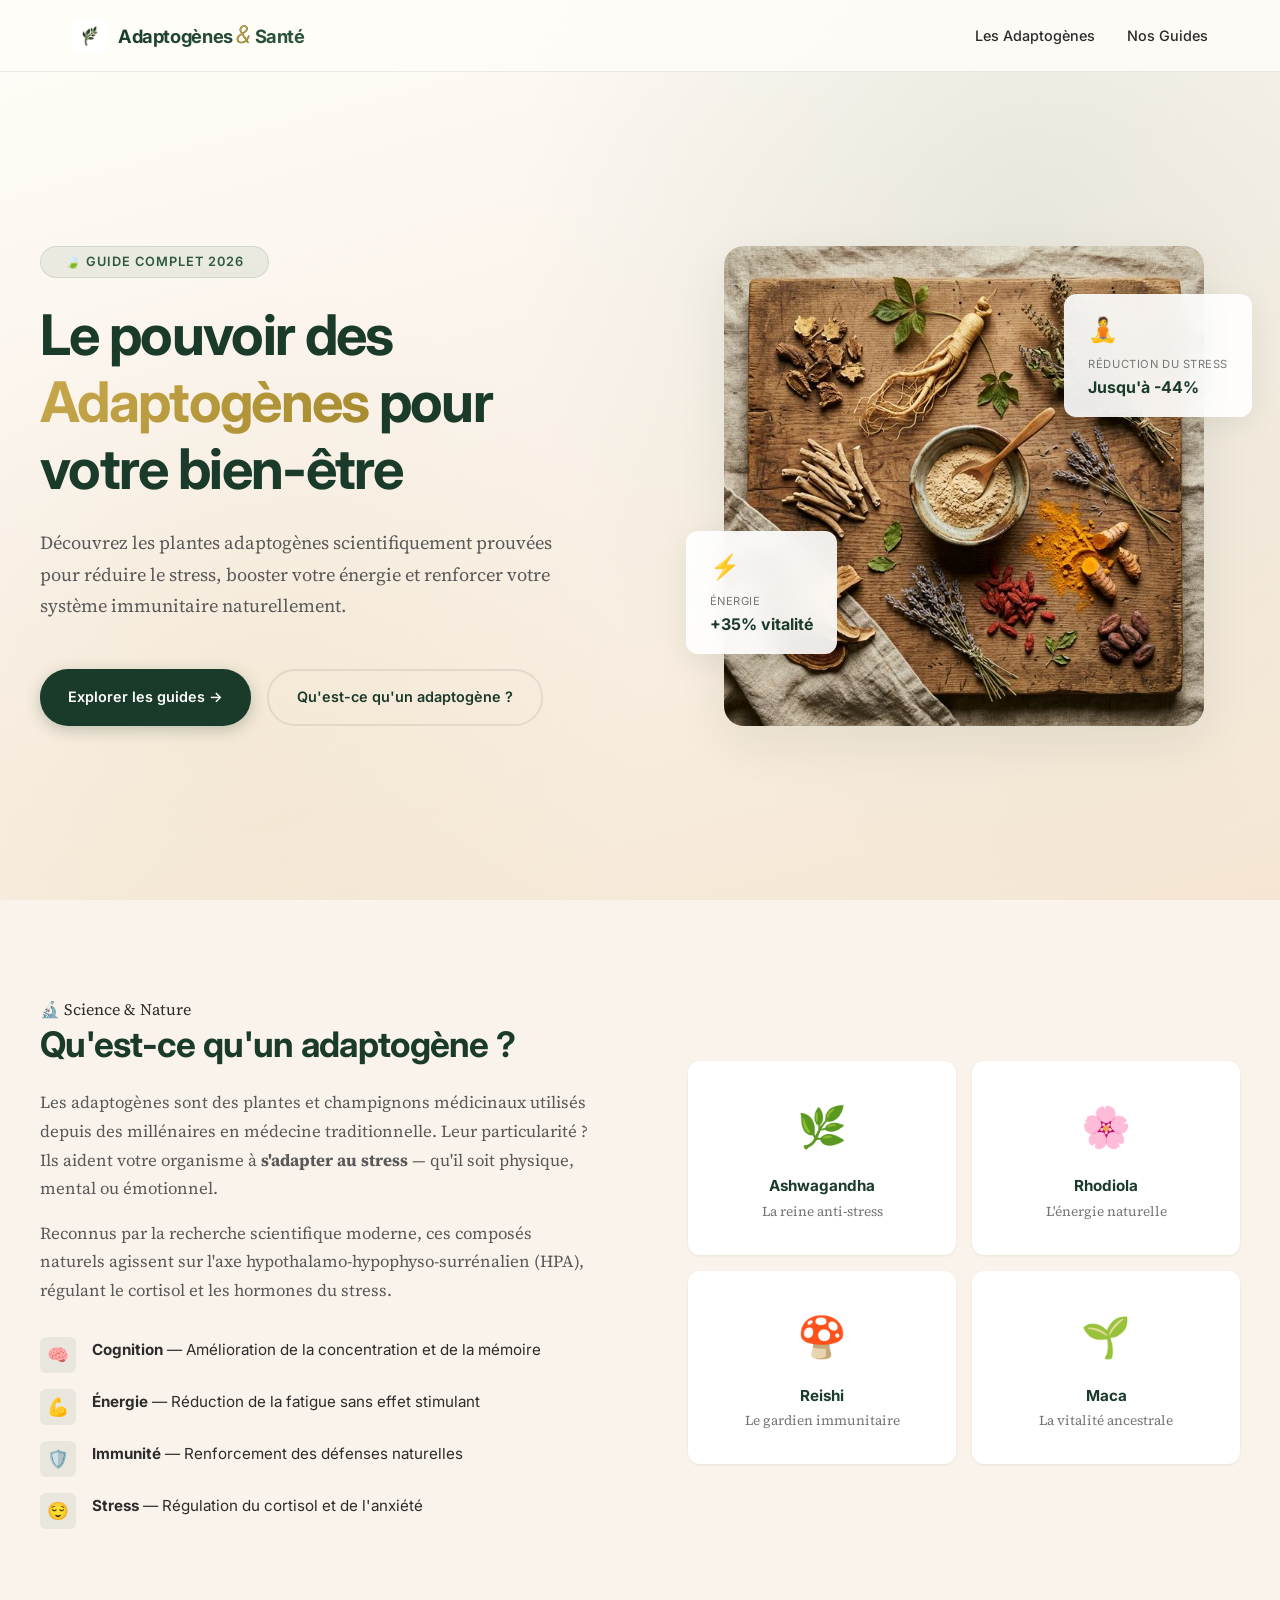
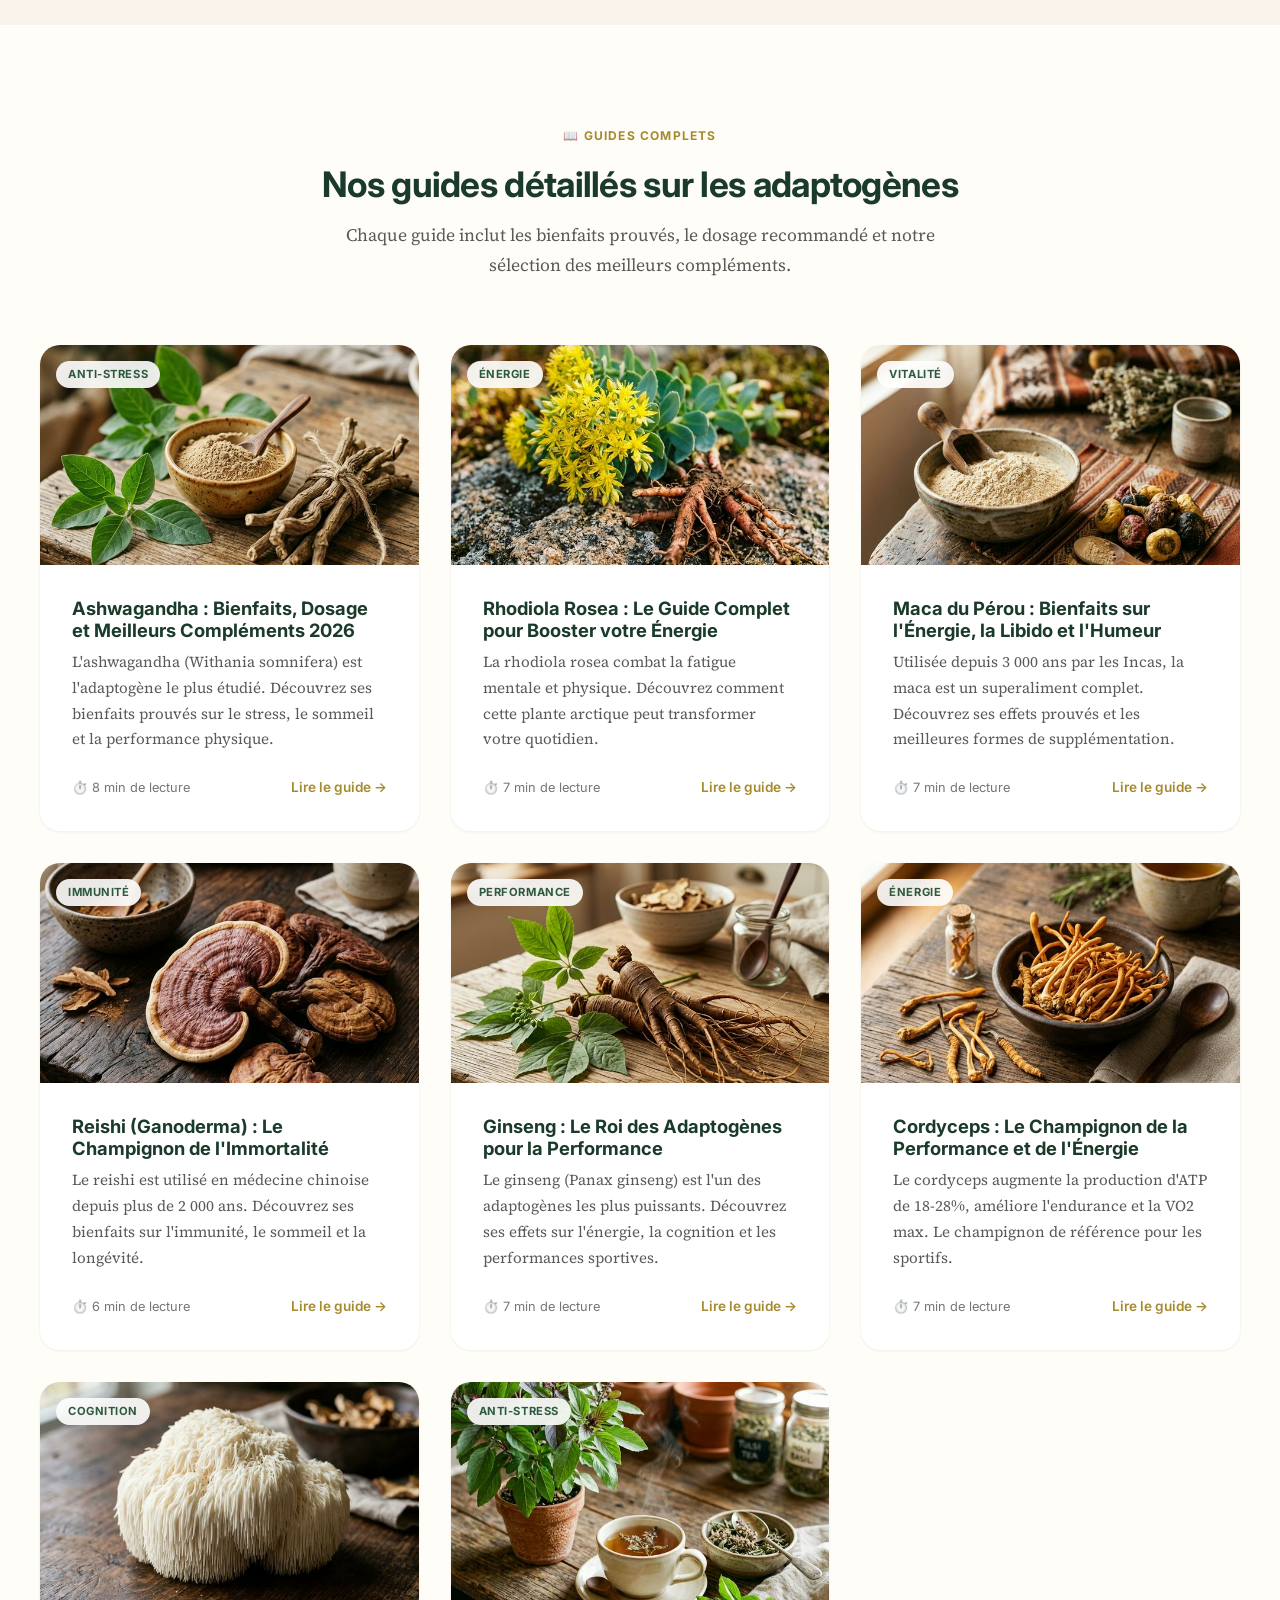
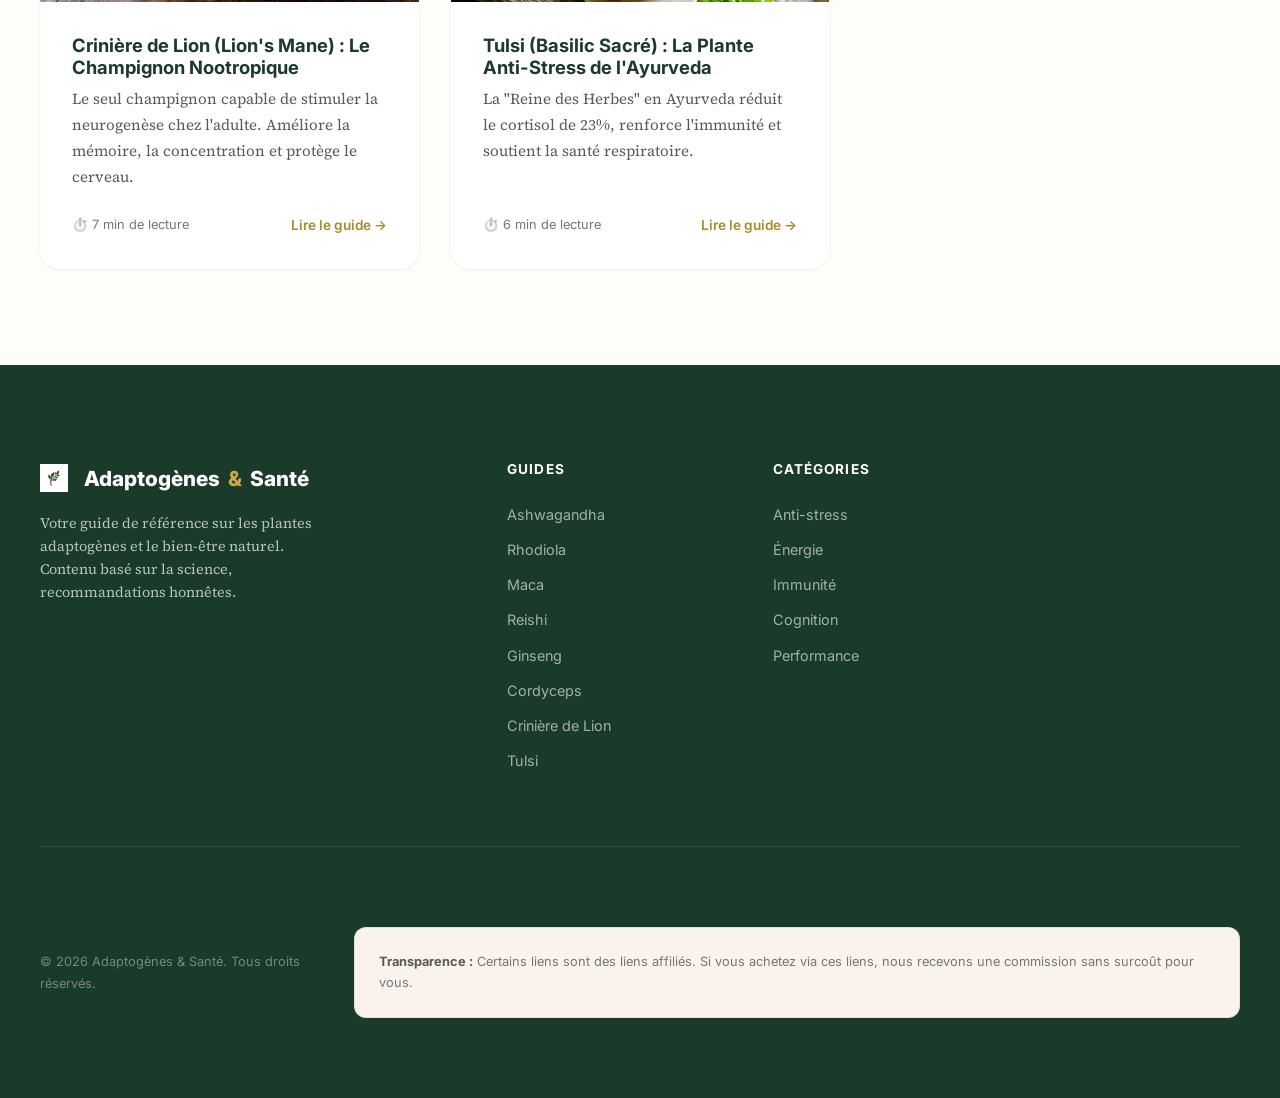
<file: index.html>
<!DOCTYPE html>
<html lang="fr">

<head>
  <meta charset="UTF-8">
  <meta name="viewport" content="width=device-width, initial-scale=1.0">
  <meta name="google-site-verification" content="WqTJktWMN5g8sDTtK3nlK8eDMbqUvQowWEj452rS_Zg" />
  <link rel="icon" type="image/png" sizes="32x32" href="images/favicon-32.png">
  <link rel="icon" type="image/png" sizes="16x16" href="images/favicon-16.png">
  <link rel="apple-touch-icon" sizes="180x180" href="images/apple-touch-icon.png">
  <title>Adaptogènes & Santé — Guide Complet des Plantes Adaptogènes pour le Bien-être</title>
  <meta name="description"
    content="Découvrez les meilleurs adaptogènes naturels : ashwagandha, rhodiola, maca, reishi et ginseng. Guide complet, bienfaits prouvés et comparatifs des meilleurs compléments 2026.">
  <meta name="keywords"
    content="adaptogènes, ashwagandha, rhodiola, maca, reishi, ginseng, bien-être, santé naturelle, compléments alimentaires">
  <meta name="author" content="Adaptogènes & Santé">

  <!-- Open Graph -->
  <meta property="og:title" content="Adaptogènes & Santé — Guide Complet des Plantes Adaptogènes">
  <meta property="og:description"
    content="Découvrez les meilleurs adaptogènes naturels pour votre bien-être. Guide complet et comparatifs des meilleurs compléments.">
  <meta property="og:image" content="images/hero.png">
  <meta property="og:type" content="website">
  <meta property="og:locale" content="fr_FR">

  <!-- Canonical -->
  <link rel="canonical" href="https://skymoontv.github.io/adaptogenes-sante/">

  <!-- Preconnect for Google Fonts (performance) -->
  <link rel="preconnect" href="https://fonts.googleapis.com">
  <link rel="preconnect" href="https://fonts.gstatic.com" crossorigin>
  <link rel="stylesheet"
    href="https://fonts.googleapis.com/css2?family=Inter:wght@300;400;500;600;700;800&family=Source+Serif+4:ital,wght@0,300;0,400;0,600;0,700;1,400&display=swap"
    media="print" onload="this.media='all'">

  <link rel="stylesheet" href="css/style.css">

  <!-- Structured Data -->
  <script type="application/ld+json">
  {
    "@context": "https://schema.org",
    "@type": "WebSite",
    "name": "Adaptogènes & Santé",
    "description": "Guide complet des plantes adaptogènes pour le bien-être et la santé naturelle",
    "url": "https://skymoontv.github.io/adaptogenes-sante/"
  }
  </script>
</head>

<body>

  <!-- Navigation -->
  <nav class="nav" id="nav">
    <div class="nav-inner">
      <a href="index.html" class="nav-logo">
        <img src="images/logo.png" alt="Logo" class="logo-img" width="36" height="36">
        <span class="logo-text">Adaptogènes <span class="logo-accent">&</span> Santé</span>
      </a>
      <ul class="nav-links" id="navLinks">
        <li><a href="#adaptogens">Les Adaptogènes</a></li>
        <li><a href="#articles">Nos Guides</a></li>
      </ul>
      <button class="nav-toggle" id="navToggle" aria-label="Menu">
        <span></span>
        <span></span>
        <span></span>
      </button>
    </div>
  </nav>

  <main>
    <!-- Hero Section -->
    <section class="hero" id="hero">
      <div class="hero-content">
        <div class="hero-text">
          <div class="hero-badge">🍃 Guide Complet 2026</div>
          <h1>Le pouvoir des <span class="highlight">Adaptogènes</span> pour votre bien-être</h1>
          <p class="hero-description">
            Découvrez les plantes adaptogènes scientifiquement prouvées pour réduire le stress,
            booster votre énergie et renforcer votre système immunitaire naturellement.
          </p>
          <div class="hero-cta">
            <a href="#articles" class="btn btn-primary">Explorer les guides →</a>
            <a href="#adaptogens" class="btn btn-secondary">Qu'est-ce qu'un adaptogène ?</a>
          </div>
        </div>
        <div class="hero-visual">
          <div class="hero-image-wrapper">
            <img src="images/hero.png" alt="Collection d'herbes et plantes adaptogènes naturelles" width="480"
              height="480">
            <div class="hero-float-card card-1">
              <div class="card-emoji">🧘</div>
              <div class="card-label">Réduction du stress</div>
              <div class="card-value">Jusqu'à -44%</div>
            </div>
            <div class="hero-float-card card-2">
              <div class="card-emoji">⚡</div>
              <div class="card-label">Énergie</div>
              <div class="card-value">+35% vitalité</div>
            </div>
          </div>
        </div>
      </div>
    </section>

    <!-- What are Adaptogens -->
    <section class="section section-alt" id="adaptogens">
      <div class="adaptogens-intro">
        <div class="adaptogens-intro-text reveal">
          <div class="section-badge">🔬 Science & Nature</div>
          <h2>Qu'est-ce qu'un adaptogène ?</h2>
          <p>
            Les adaptogènes sont des plantes et champignons médicinaux utilisés depuis des millénaires en médecine
            traditionnelle. Leur particularité ? Ils aident votre organisme à <strong>s'adapter au stress</strong> —
            qu'il soit physique, mental ou émotionnel.
          </p>
          <p>
            Reconnus par la recherche scientifique moderne, ces composés naturels agissent sur l'axe
            hypothalamo-hypophyso-surrénalien (HPA), régulant le cortisol et les hormones du stress.
          </p>
          <ul class="benefit-list">
            <li>
              <span class="benefit-icon">🧠</span>
              <span><strong>Cognition</strong> — Amélioration de la concentration et de la mémoire</span>
            </li>
            <li>
              <span class="benefit-icon">💪</span>
              <span><strong>Énergie</strong> — Réduction de la fatigue sans effet stimulant</span>
            </li>
            <li>
              <span class="benefit-icon">🛡️</span>
              <span><strong>Immunité</strong> — Renforcement des défenses naturelles</span>
            </li>
            <li>
              <span class="benefit-icon">😌</span>
              <span><strong>Stress</strong> — Régulation du cortisol et de l'anxiété</span>
            </li>
          </ul>
        </div>
        <div class="adaptogens-visual reveal">
          <div class="visual-card">
            <div class="card-icon">🌿</div>
            <h3>Ashwagandha</h3>
            <p>La reine anti-stress</p>
          </div>
          <div class="visual-card">
            <div class="card-icon">🌸</div>
            <h3>Rhodiola</h3>
            <p>L'énergie naturelle</p>
          </div>
          <div class="visual-card">
            <div class="card-icon">🍄</div>
            <h3>Reishi</h3>
            <p>Le gardien immunitaire</p>
          </div>
          <div class="visual-card">
            <div class="card-icon">🌱</div>
            <h3>Maca</h3>
            <p>La vitalité ancestrale</p>
          </div>
        </div>
      </div>
    </section>

    <!-- Articles Grid -->
    <section class="section" id="articles">
      <div class="section-header reveal">
        <div class="section-badge">📖 Guides Complets</div>
        <h2>Nos guides détaillés sur les adaptogènes</h2>
        <p>Chaque guide inclut les bienfaits prouvés, le dosage recommandé et notre sélection des meilleurs compléments.
        </p>
      </div>

      <div class="articles-grid">

        <!-- Ashwagandha Card -->
        <article class="article-card reveal">
          <div class="article-card-image">
            <img src="images/ashwagandha.png" alt="Ashwagandha root and powder" loading="lazy">
            <span class="article-card-tag">Anti-stress</span>
          </div>
          <div class="article-card-body">
            <h3><a href="articles/ashwagandha.html">Ashwagandha : Bienfaits, Dosage et Meilleurs Compléments 2026</a>
            </h3>
            <p class="article-card-excerpt">
              L'ashwagandha (Withania somnifera) est l'adaptogène le plus étudié. Découvrez ses bienfaits prouvés sur le
              stress, le sommeil et la performance physique.
            </p>
            <div class="article-card-meta">
              <span class="read-time">⏱️ 8 min de lecture</span>
              <a href="articles/ashwagandha.html" class="read-more-link">Lire le guide →</a>
            </div>
          </div>
        </article>

        <!-- Rhodiola Card -->
        <article class="article-card reveal">
          <div class="article-card-image">
            <img src="images/rhodiola.png" alt="Rhodiola rosea plant" loading="lazy">
            <span class="article-card-tag">Énergie</span>
          </div>
          <div class="article-card-body">
            <h3><a href="articles/rhodiola.html">Rhodiola Rosea : Le Guide Complet pour Booster votre Énergie</a></h3>
            <p class="article-card-excerpt">
              La rhodiola rosea combat la fatigue mentale et physique. Découvrez comment cette plante arctique peut
              transformer votre quotidien.
            </p>
            <div class="article-card-meta">
              <span class="read-time">⏱️ 7 min de lecture</span>
              <a href="articles/rhodiola.html" class="read-more-link">Lire le guide →</a>
            </div>
          </div>
        </article>

        <!-- Maca Card -->
        <article class="article-card reveal">
          <div class="article-card-image">
            <img src="images/maca.png" alt="Maca root and powder" loading="lazy">
            <span class="article-card-tag">Vitalité</span>
          </div>
          <div class="article-card-body">
            <h3><a href="articles/maca.html">Maca du Pérou : Bienfaits sur l'Énergie, la Libido et l'Humeur</a></h3>
            <p class="article-card-excerpt">
              Utilisée depuis 3 000 ans par les Incas, la maca est un superaliment complet. Découvrez ses effets prouvés
              et les meilleures formes de supplémentation.
            </p>
            <div class="article-card-meta">
              <span class="read-time">⏱️ 7 min de lecture</span>
              <a href="articles/maca.html" class="read-more-link">Lire le guide →</a>
            </div>
          </div>
        </article>

        <!-- Reishi Card -->
        <article class="article-card reveal">
          <div class="article-card-image">
            <img src="images/reishi.png" alt="Reishi mushroom" loading="lazy">
            <span class="article-card-tag">Immunité</span>
          </div>
          <div class="article-card-body">
            <h3><a href="articles/reishi.html">Reishi (Ganoderma) : Le Champignon de l'Immortalité</a></h3>
            <p class="article-card-excerpt">
              Le reishi est utilisé en médecine chinoise depuis plus de 2 000 ans. Découvrez ses bienfaits sur
              l'immunité,
              le sommeil et la longévité.
            </p>
            <div class="article-card-meta">
              <span class="read-time">⏱️ 6 min de lecture</span>
              <a href="articles/reishi.html" class="read-more-link">Lire le guide →</a>
            </div>
          </div>
        </article>

        <!-- Ginseng Card -->
        <article class="article-card reveal">
          <div class="article-card-image">
            <img src="images/ginseng.png" alt="Fresh ginseng root" loading="lazy">
            <span class="article-card-tag">Performance</span>
          </div>
          <div class="article-card-body">
            <h3><a href="articles/ginseng.html">Ginseng : Le Roi des Adaptogènes pour la Performance</a></h3>
            <p class="article-card-excerpt">
              Le ginseng (Panax ginseng) est l'un des adaptogènes les plus puissants. Découvrez ses effets sur
              l'énergie,
              la cognition et les performances sportives.
            </p>
            <div class="article-card-meta">
              <span class="read-time">⏱️ 7 min de lecture</span>
              <a href="articles/ginseng.html" class="read-more-link">Lire le guide →</a>
            </div>
          </div>
        </article>

        <article class="article-card reveal">
          <div class="article-card-image">
            <img src="images/cordyceps.png" alt="Cordyceps séchés" loading="lazy">
            <span class="article-card-tag">Énergie</span>
          </div>
          <div class="article-card-body">
            <h3><a href="articles/cordyceps.html">Cordyceps : Le Champignon de la Performance et de l'Énergie</a></h3>
            <p class="article-card-excerpt">
              Le cordyceps augmente la production d'ATP de 18-28%, améliore l'endurance et la VO2 max. Le champignon
              de référence pour les sportifs.
            </p>
            <div class="article-card-meta">
              <span class="read-time">⏱️ 7 min de lecture</span>
              <a href="articles/cordyceps.html" class="read-more-link">Lire le guide →</a>
            </div>
          </div>
        </article>

        <article class="article-card reveal">
          <div class="article-card-image">
            <img src="images/criniere-de-lion.png" alt="Champignon Crinière de Lion" loading="lazy">
            <span class="article-card-tag">Cognition</span>
          </div>
          <div class="article-card-body">
            <h3><a href="articles/criniere-de-lion.html">Crinière de Lion (Lion's Mane) : Le Champignon Nootropique</a></h3>
            <p class="article-card-excerpt">
              Le seul champignon capable de stimuler la neurogenèse chez l'adulte. Améliore la mémoire,
              la concentration et protège le cerveau.
            </p>
            <div class="article-card-meta">
              <span class="read-time">⏱️ 7 min de lecture</span>
              <a href="articles/criniere-de-lion.html" class="read-more-link">Lire le guide →</a>
            </div>
          </div>
        </article>

        <article class="article-card reveal">
          <div class="article-card-image">
            <img src="images/tulsi.png" alt="Tulsi basilic sacré" loading="lazy">
            <span class="article-card-tag">Anti-stress</span>
          </div>
          <div class="article-card-body">
            <h3><a href="articles/tulsi.html">Tulsi (Basilic Sacré) : La Plante Anti-Stress de l'Ayurveda</a></h3>
            <p class="article-card-excerpt">
              La "Reine des Herbes" en Ayurveda réduit le cortisol de 23%, renforce l'immunité et
              soutient la santé respiratoire.
            </p>
            <div class="article-card-meta">
              <span class="read-time">⏱️ 6 min de lecture</span>
              <a href="articles/tulsi.html" class="read-more-link">Lire le guide →</a>
            </div>
          </div>
        </article>

      </div>
    </section>

  </main>

  <!-- Footer -->
  <footer class="footer">
    <div class="footer-inner">
      <div class="footer-brand">
        <div class="footer-logo"><img src="images/logo.png" alt="Logo" width="28" height="28"
            style="display:inline;vertical-align:middle;margin-right:8px;">Adaptogènes <span
            style="color:var(--color-gold);">&</span> Santé</div>
        <p>Votre guide de référence sur les plantes adaptogènes et le bien-être naturel. Contenu basé sur la science,
          recommandations honnêtes.</p>
      </div>
      <div class="footer-col">
        <h4>Guides</h4>
        <ul>
          <li><a href="articles/ashwagandha.html">Ashwagandha</a></li>
          <li><a href="articles/rhodiola.html">Rhodiola</a></li>
          <li><a href="articles/maca.html">Maca</a></li>
          <li><a href="articles/reishi.html">Reishi</a></li>
          <li><a href="articles/ginseng.html">Ginseng</a></li>
          <li><a href="articles/cordyceps.html">Cordyceps</a></li>
          <li><a href="articles/criniere-de-lion.html">Crinière de Lion</a></li>
          <li><a href="articles/tulsi.html">Tulsi</a></li>
        </ul>
      </div>
      <div class="footer-col">
        <h4>Catégories</h4>
        <ul>
          <li><a href="#">Anti-stress</a></li>
          <li><a href="#">Énergie</a></li>
          <li><a href="#">Immunité</a></li>
          <li><a href="#">Cognition</a></li>
          <li><a href="#">Performance</a></li>
        </ul>
      </div>
    </div>
    <div class="footer-bottom">
      <span>© 2026 Adaptogènes & Santé. Tous droits réservés.</span>
      <div class="affiliate-disclaimer">
        <strong>Transparence :</strong> Certains liens sont des liens affiliés. Si vous achetez via ces liens, nous
        recevons une commission sans surcoût pour vous.
      </div>
    </div>
  </footer>

  <script src="js/main.js" defer></script>
</body>

</html>
</file>
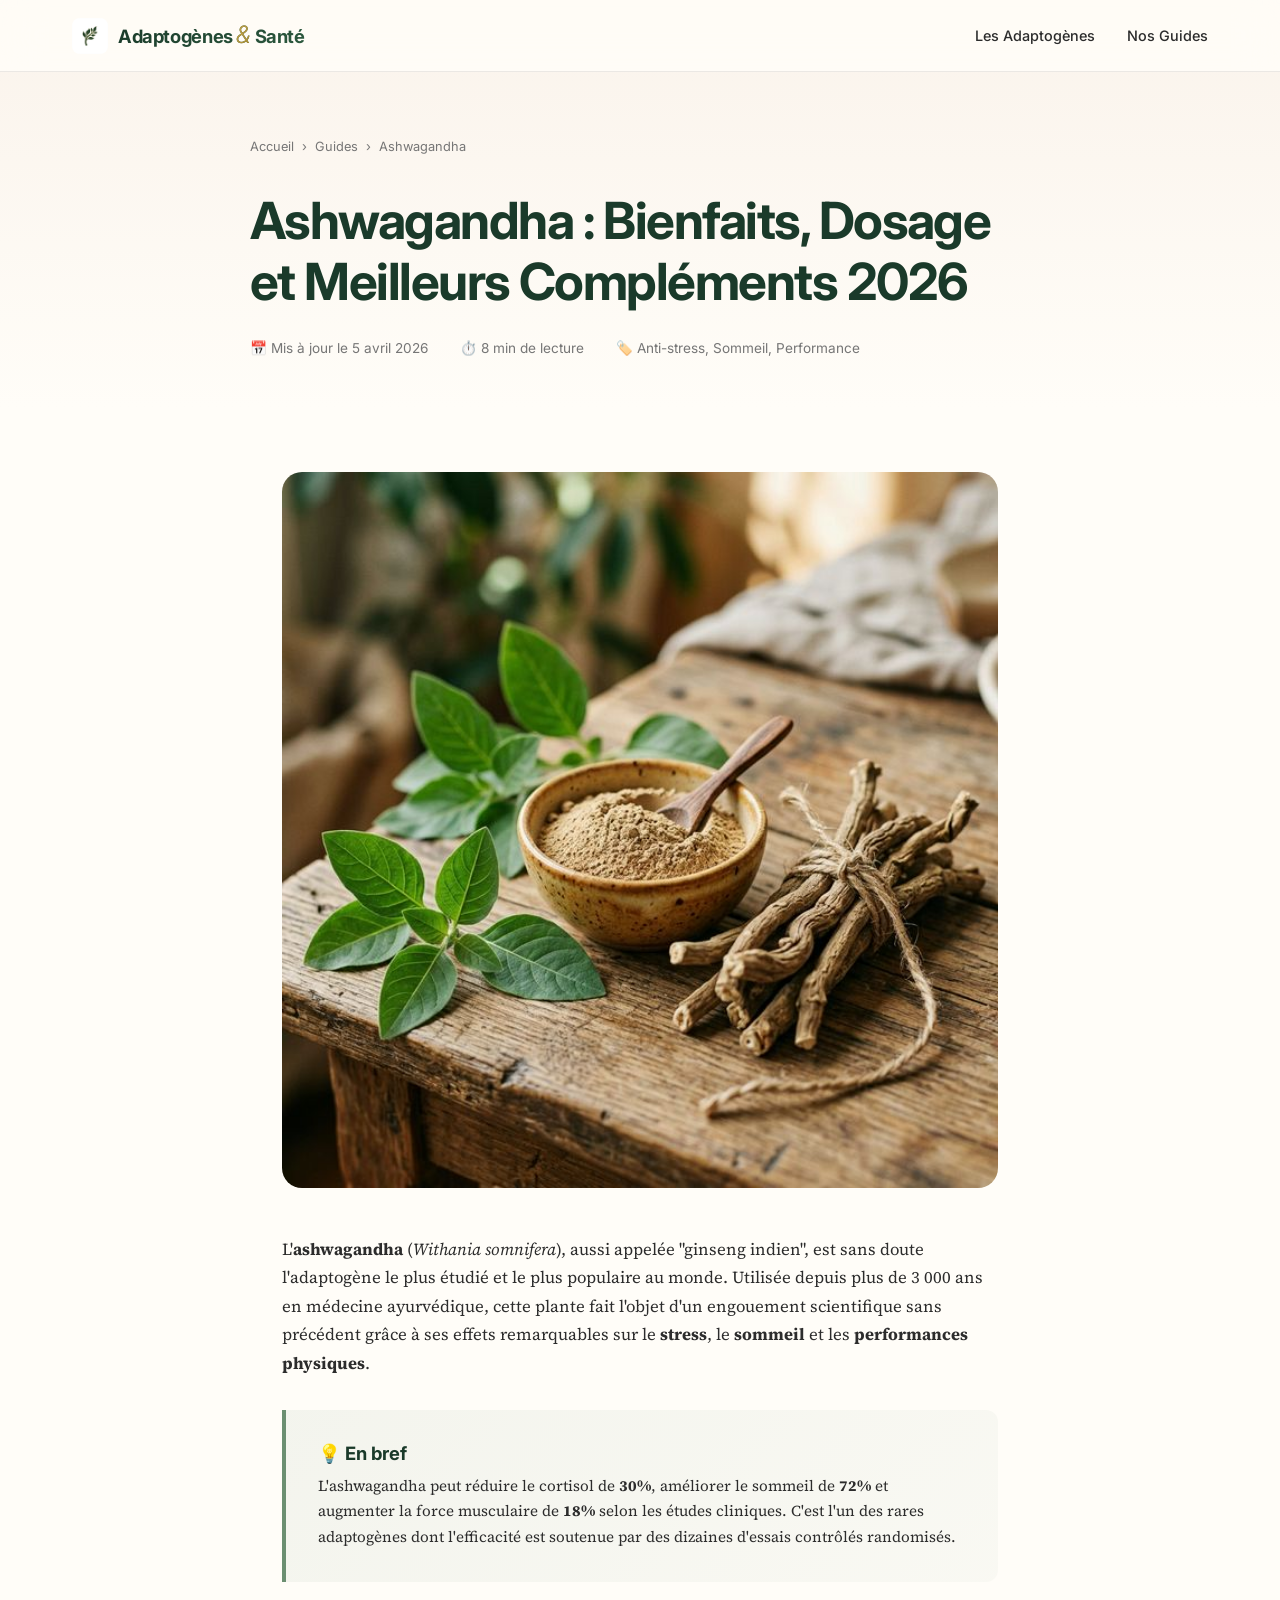
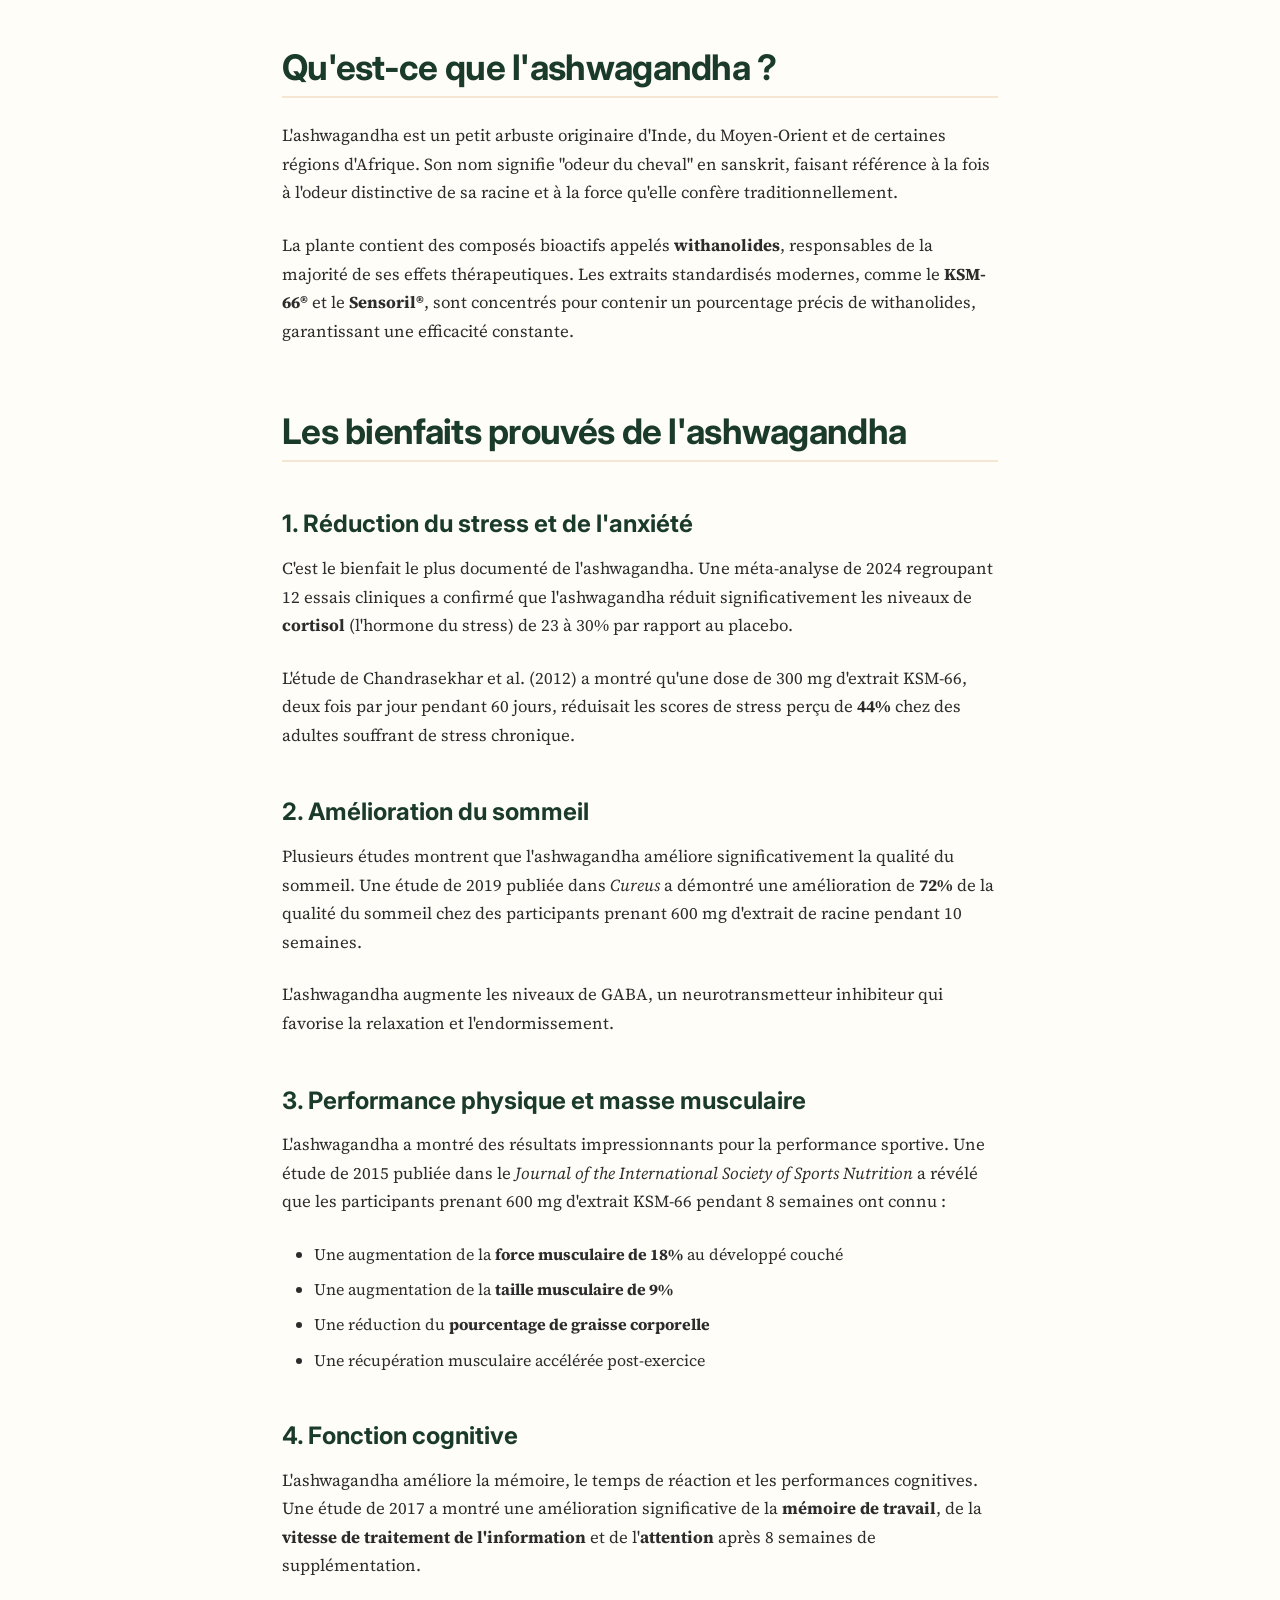
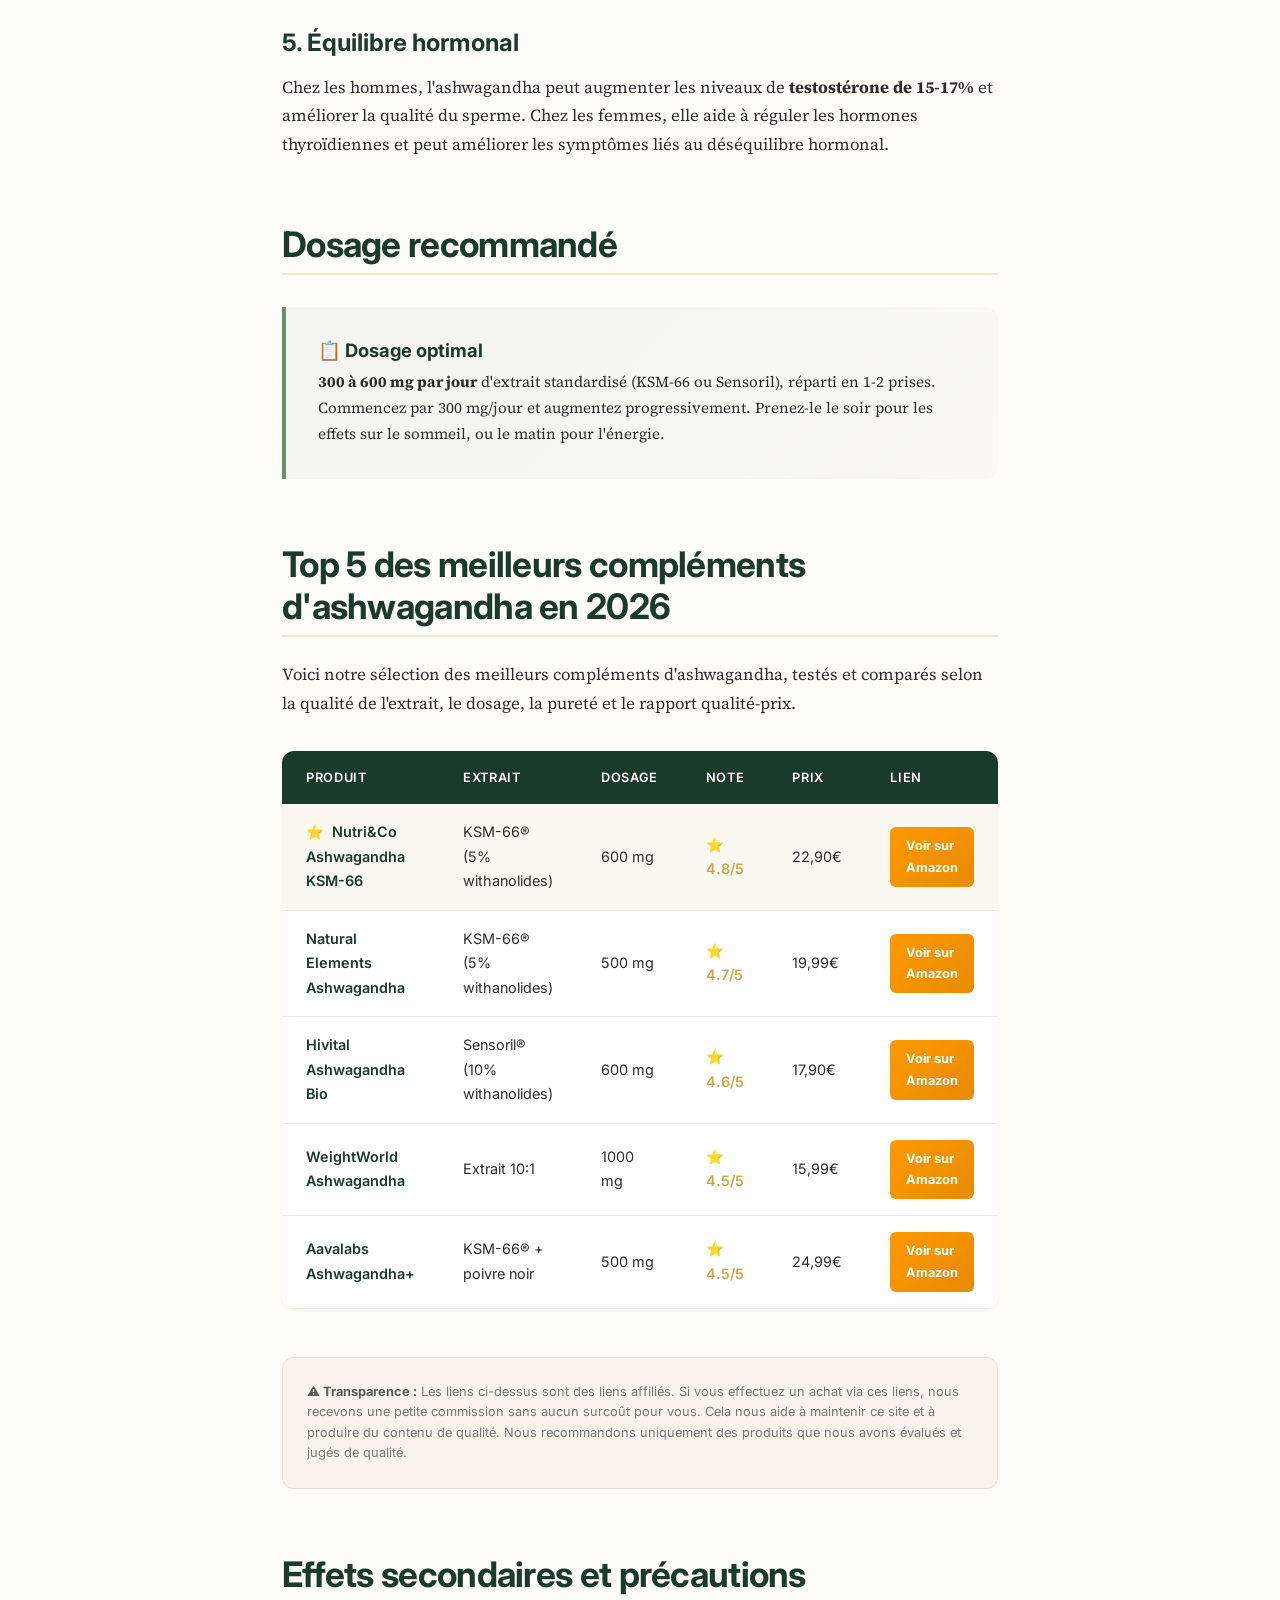
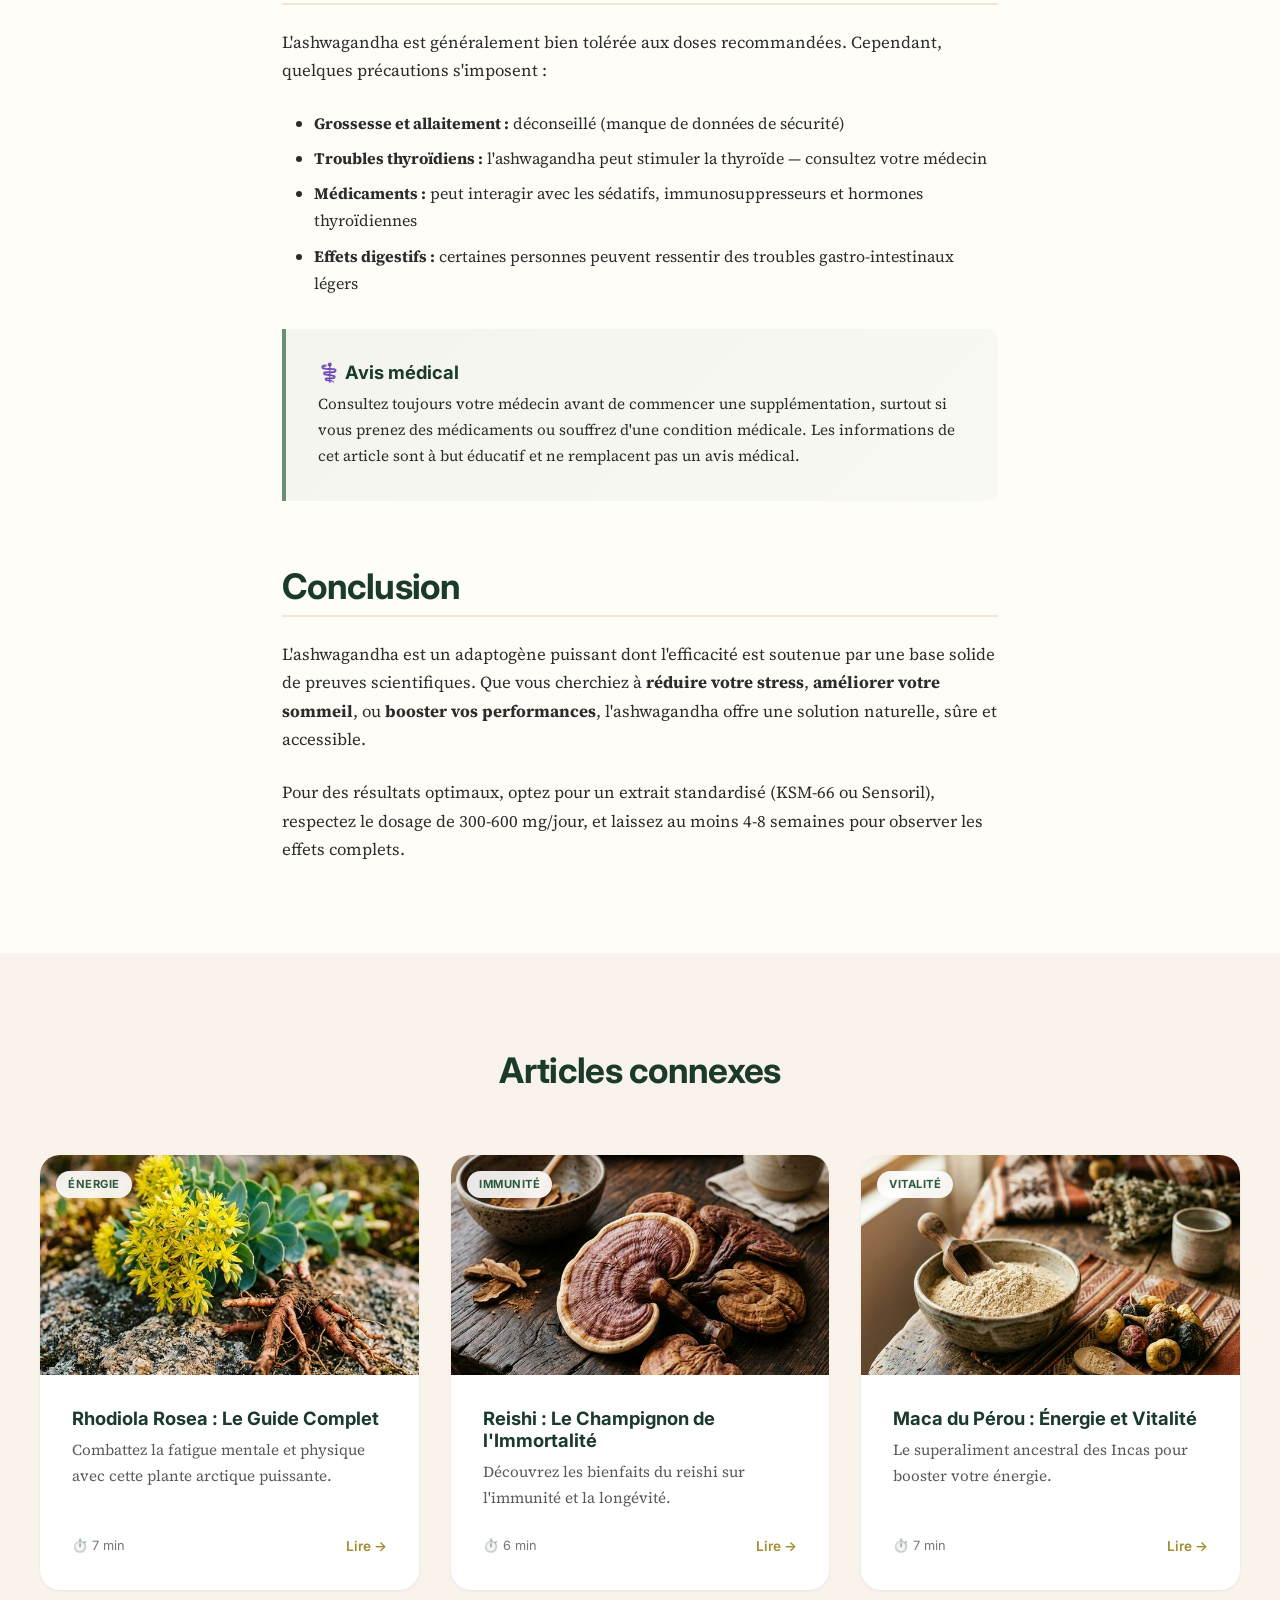
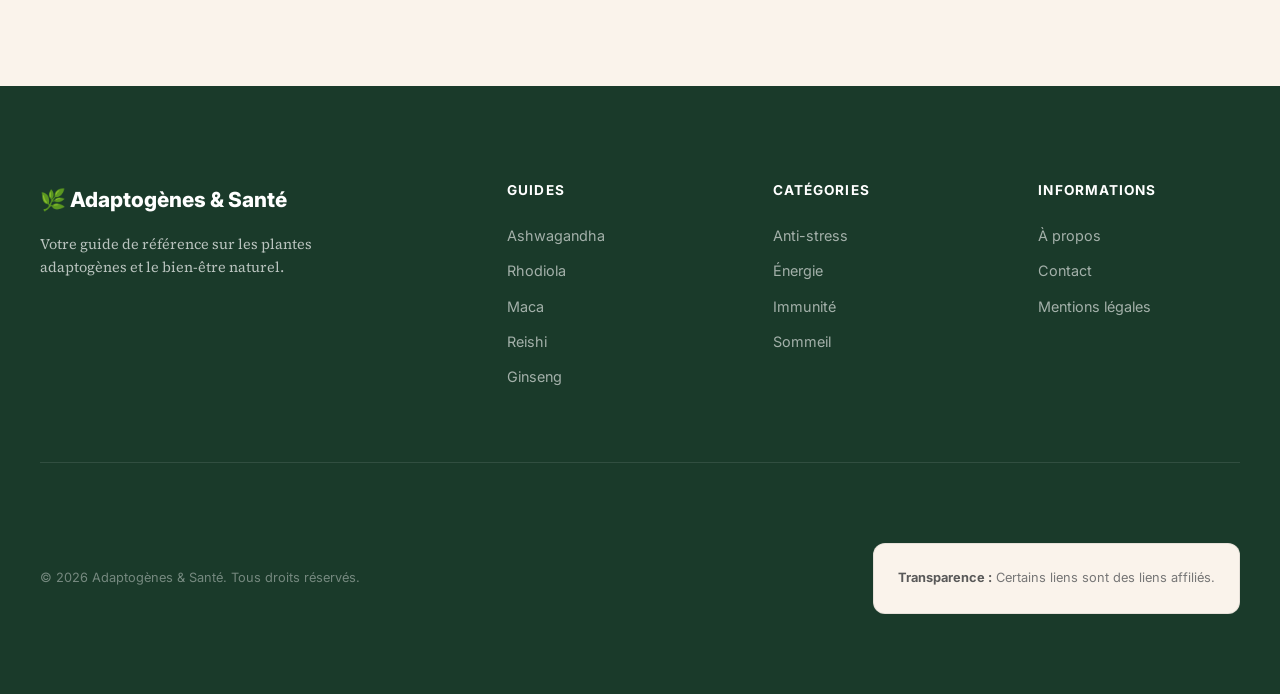
<file: articles/ashwagandha.html>
<!DOCTYPE html>
<html lang="fr">

<head>
    <meta charset="UTF-8">
    <meta name="viewport" content="width=device-width, initial-scale=1.0">
  <meta name="google-site-verification" content="WqTJktWMN5g8sDTtK3nlK8eDMbqUvQowWEj452rS_Zg" />
    <link rel="icon" type="image/png" sizes="32x32" href="../images/favicon-32.png">
    <link rel="icon" type="image/png" sizes="16x16" href="../images/favicon-16.png">
    <link rel="apple-touch-icon" sizes="180x180" href="../images/apple-touch-icon.png">
    <title>Ashwagandha : Bienfaits, Dosage et Meilleurs Compléments 2026</title>
    <meta name="description"
        content="Guide complet sur l'ashwagandha (Withania somnifera) : bienfaits prouvés scientifiquement, dosage optimal, effets secondaires et comparatif des meilleurs compléments en 2026.">
    <meta name="keywords"
        content="ashwagandha, withania somnifera, adaptogène, anti-stress, KSM-66, complément alimentaire, bienfaits ashwagandha">
    <link rel="canonical" href="https://adaptogenes-sante.github.io/articles/ashwagandha.html">
    <meta property="og:title" content="Ashwagandha : Bienfaits, Dosage et Meilleurs Compléments 2026">
    <meta property="og:description"
        content="Guide complet sur l'ashwagandha : bienfaits prouvés, dosage et meilleurs compléments.">
    <meta property="og:image" content="../images/ashwagandha.png">
    <meta property="og:type" content="article">
    <meta property="og:locale" content="fr_FR">
    <link rel="preconnect" href="https://fonts.googleapis.com">
  <link rel="preconnect" href="https://fonts.gstatic.com" crossorigin>
  <link rel="stylesheet" href="https://fonts.googleapis.com/css2?family=Inter:wght@300;400;500;600;700;800&family=Source+Serif+4:ital,wght@0,300;0,400;0,600;0,700;1,400&display=swap" media="print" onload="this.media='all'">
  <link rel="stylesheet" href="../css/style.css">
    <script type="application/ld+json">
  {
    "@context": "https://schema.org",
    "@type": "Article",
    "headline": "Ashwagandha : Bienfaits, Dosage et Meilleurs Compléments 2026",
    "description": "Guide complet sur l'ashwagandha : bienfaits prouvés scientifiquement, dosage optimal et comparatif des meilleurs compléments.",
    "image": "../images/ashwagandha.png",
    "author": {"@type": "Organization", "name": "Adaptogènes & Santé"},
    "datePublished": "2026-04-01",
    "dateModified": "2026-04-05"
  }
  </script>
</head>

<body>

    <!-- Navigation -->
    <nav class="nav" id="nav">
        <div class="nav-inner">
            <a href="../index.html" class="nav-logo"><img src="../images/logo.png" alt="Logo" class="logo-img" width="36" height="36"><span class="logo-text">Adaptogènes <span class="logo-accent">&amp;</span> Santé</span></a>
            <ul class="nav-links" id="navLinks">
                <li><a href="../index.html#adaptogens">Les Adaptogènes</a></li>
                <li><a href="../index.html#articles">Nos Guides</a></li>
            </ul>
            <button class="nav-toggle" id="navToggle" aria-label="Menu"><span></span><span></span><span></span></button>
        </div>
    </nav>

    <!-- Article Hero -->
    <header class="article-hero">
        <div class="article-hero-inner">
            <div class="article-breadcrumb">
                <a href="../index.html">Accueil</a> <span>›</span> <a href="../index.html#articles">Guides</a>
                <span>›</span> <span>Ashwagandha</span>
            </div>
            <h1>Ashwagandha : Bienfaits, Dosage et Meilleurs Compléments 2026</h1>
            <div class="article-meta">
                <span>📅 Mis à jour le 5 avril 2026</span>
                <span>⏱️ 8 min de lecture</span>
                <span>🏷️ Anti-stress, Sommeil, Performance</span>
            </div>
        </div>
    </header>

    <!-- Article Content -->
    <main class="article-content">

        <img src="../images/ashwagandha.png" alt="Racine et poudre d'ashwagandha"
            style="border-radius: var(--radius-lg); margin-bottom: var(--space-2xl); width: 100%;">

        <p>
            L'<strong>ashwagandha</strong> (<em>Withania somnifera</em>), aussi appelée "ginseng indien", est sans doute
            l'adaptogène le plus étudié et le plus populaire au monde. Utilisée depuis plus de 3 000 ans en médecine
            ayurvédique, cette plante fait l'objet d'un engouement scientifique sans précédent grâce à ses effets
            remarquables sur le <strong>stress</strong>, le <strong>sommeil</strong> et les <strong>performances
                physiques</strong>.
        </p>

        <div class="info-box">
            <h4>💡 En bref</h4>
            <p>L'ashwagandha peut réduire le cortisol de <strong>30%</strong>, améliorer le sommeil de
                <strong>72%</strong> et augmenter la force musculaire de <strong>18%</strong> selon les études
                cliniques. C'est l'un des rares adaptogènes dont l'efficacité est soutenue par des dizaines d'essais
                contrôlés randomisés.</p>
        </div>

        <h2>Qu'est-ce que l'ashwagandha ?</h2>

        <p>
            L'ashwagandha est un petit arbuste originaire d'Inde, du Moyen-Orient et de certaines régions d'Afrique. Son
            nom signifie "odeur du cheval" en sanskrit, faisant référence à la fois à l'odeur distinctive de sa racine
            et à la force qu'elle confère traditionnellement.
        </p>

        <p>
            La plante contient des composés bioactifs appelés <strong>withanolides</strong>, responsables de la majorité
            de ses effets thérapeutiques. Les extraits standardisés modernes, comme le <strong>KSM-66®</strong> et le
            <strong>Sensoril®</strong>, sont concentrés pour contenir un pourcentage précis de withanolides,
            garantissant une efficacité constante.
        </p>

        <h2>Les bienfaits prouvés de l'ashwagandha</h2>

        <h3>1. Réduction du stress et de l'anxiété</h3>
        <p>
            C'est le bienfait le plus documenté de l'ashwagandha. Une méta-analyse de 2024 regroupant 12 essais
            cliniques a confirmé que l'ashwagandha réduit significativement les niveaux de <strong>cortisol</strong>
            (l'hormone du stress) de 23 à 30% par rapport au placebo.
        </p>
        <p>
            L'étude de Chandrasekhar et al. (2012) a montré qu'une dose de 300 mg d'extrait KSM-66, deux fois par jour
            pendant 60 jours, réduisait les scores de stress perçu de <strong>44%</strong> chez des adultes souffrant de
            stress chronique.
        </p>

        <h3>2. Amélioration du sommeil</h3>
        <p>
            Plusieurs études montrent que l'ashwagandha améliore significativement la qualité du sommeil. Une étude de
            2019 publiée dans <em>Cureus</em> a démontré une amélioration de <strong>72%</strong> de la qualité du
            sommeil chez des participants prenant 600 mg d'extrait de racine pendant 10 semaines.
        </p>
        <p>
            L'ashwagandha augmente les niveaux de GABA, un neurotransmetteur inhibiteur qui favorise la relaxation et
            l'endormissement.
        </p>

        <h3>3. Performance physique et masse musculaire</h3>
        <p>
            L'ashwagandha a montré des résultats impressionnants pour la performance sportive. Une étude de 2015 publiée
            dans le <em>Journal of the International Society of Sports Nutrition</em> a révélé que les participants
            prenant 600 mg d'extrait KSM-66 pendant 8 semaines ont connu :
        </p>
        <ul>
            <li>Une augmentation de la <strong>force musculaire de 18%</strong> au développé couché</li>
            <li>Une augmentation de la <strong>taille musculaire de 9%</strong></li>
            <li>Une réduction du <strong>pourcentage de graisse corporelle</strong></li>
            <li>Une récupération musculaire accélérée post-exercice</li>
        </ul>

        <h3>4. Fonction cognitive</h3>
        <p>
            L'ashwagandha améliore la mémoire, le temps de réaction et les performances cognitives. Une étude de 2017 a
            montré une amélioration significative de la <strong>mémoire de travail</strong>, de la <strong>vitesse de
                traitement de l'information</strong> et de l'<strong>attention</strong> après 8 semaines de
            supplémentation.
        </p>

        <h3>5. Équilibre hormonal</h3>
        <p>
            Chez les hommes, l'ashwagandha peut augmenter les niveaux de <strong>testostérone de 15-17%</strong> et
            améliorer la qualité du sperme. Chez les femmes, elle aide à réguler les hormones thyroïdiennes et peut
            améliorer les symptômes liés au déséquilibre hormonal.
        </p>

        <h2>Dosage recommandé</h2>

        <div class="info-box">
            <h4>📋 Dosage optimal</h4>
            <p><strong>300 à 600 mg par jour</strong> d'extrait standardisé (KSM-66 ou Sensoril), réparti en 1-2 prises.
                Commencez par 300 mg/jour et augmentez progressivement. Prenez-le le soir pour les effets sur le
                sommeil, ou le matin pour l'énergie.</p>
        </div>

        <h2>Top 5 des meilleurs compléments d'ashwagandha en 2026</h2>

        <p>Voici notre sélection des meilleurs compléments d'ashwagandha, testés et comparés selon la qualité de
            l'extrait, le dosage, la pureté et le rapport qualité-prix.</p>

        <div class="product-table-wrapper">
            <table class="product-table">
                <thead>
                    <tr>
                        <th>Produit</th>
                        <th>Extrait</th>
                        <th>Dosage</th>
                        <th>Note</th>
                        <th>Prix</th>
                        <th>Lien</th>
                    </tr>
                </thead>
                <tbody>
                    <tr class="best-pick">
                        <td class="product-name">Nutri&Co Ashwagandha KSM-66</td>
                        <td>KSM-66® (5% withanolides)</td>
                        <td>600 mg</td>
                        <td class="product-rating">⭐ 4.8/5</td>
                        <td>22,90€</td>
                        <td><a href="https://www.amazon.fr/dp/B09FDXGPH2?tag=adaptogene-21" class="btn-table-amazon"
                                target="_blank" rel="noopener sponsored">Voir sur Amazon</a></td>
                    </tr>
                    <tr>
                        <td class="product-name">Natural Elements Ashwagandha</td>
                        <td>KSM-66® (5% withanolides)</td>
                        <td>500 mg</td>
                        <td class="product-rating">⭐ 4.7/5</td>
                        <td>19,99€</td>
                        <td><a href="https://www.amazon.fr/dp/B089YWB481?tag=adaptogene-21" class="btn-table-amazon"
                                target="_blank" rel="noopener sponsored">Voir sur Amazon</a></td>
                    </tr>
                    <tr>
                        <td class="product-name">Hivital Ashwagandha Bio</td>
                        <td>Sensoril® (10% withanolides)</td>
                        <td>600 mg</td>
                        <td class="product-rating">⭐ 4.6/5</td>
                        <td>17,90€</td>
                        <td><a href="https://www.amazon.fr/dp/B08XBGHBZ8?tag=adaptogene-21" class="btn-table-amazon"
                                target="_blank" rel="noopener sponsored">Voir sur Amazon</a></td>
                    </tr>
                    <tr>
                        <td class="product-name">WeightWorld Ashwagandha</td>
                        <td>Extrait 10:1</td>
                        <td>1000 mg</td>
                        <td class="product-rating">⭐ 4.5/5</td>
                        <td>15,99€</td>
                        <td><a href="https://www.amazon.fr/dp/B08GGCD1KR?tag=adaptogene-21" class="btn-table-amazon"
                                target="_blank" rel="noopener sponsored">Voir sur Amazon</a></td>
                    </tr>
                    <tr>
                        <td class="product-name">Aavalabs Ashwagandha+</td>
                        <td>KSM-66® + poivre noir</td>
                        <td>500 mg</td>
                        <td class="product-rating">⭐ 4.5/5</td>
                        <td>24,99€</td>
                        <td><a href="https://www.amazon.fr/dp/B091YF87XB?tag=adaptogene-21" class="btn-table-amazon"
                                target="_blank" rel="noopener sponsored">Voir sur Amazon</a></td>
                    </tr>
                </tbody>
            </table>
        </div>

        <div class="affiliate-disclaimer">
            <strong>⚠️ Transparence :</strong> Les liens ci-dessus sont des liens affiliés. Si vous effectuez un achat
            via ces liens, nous recevons une petite commission sans aucun surcoût pour vous. Cela nous aide à maintenir
            ce site et à produire du contenu de qualité. Nous recommandons uniquement des produits que nous avons
            évalués et jugés de qualité.
        </div>

        <h2>Effets secondaires et précautions</h2>

        <p>L'ashwagandha est généralement bien tolérée aux doses recommandées. Cependant, quelques précautions
            s'imposent :</p>

        <ul>
            <li><strong>Grossesse et allaitement :</strong> déconseillé (manque de données de sécurité)</li>
            <li><strong>Troubles thyroïdiens :</strong> l'ashwagandha peut stimuler la thyroïde — consultez votre
                médecin</li>
            <li><strong>Médicaments :</strong> peut interagir avec les sédatifs, immunosuppresseurs et hormones
                thyroïdiennes</li>
            <li><strong>Effets digestifs :</strong> certaines personnes peuvent ressentir des troubles
                gastro-intestinaux légers</li>
        </ul>

        <div class="info-box">
            <h4>⚕️ Avis médical</h4>
            <p>Consultez toujours votre médecin avant de commencer une supplémentation, surtout si vous prenez des
                médicaments ou souffrez d'une condition médicale. Les informations de cet article sont à but éducatif et
                ne remplacent pas un avis médical.</p>
        </div>

        <h2>Conclusion</h2>

        <p>
            L'ashwagandha est un adaptogène puissant dont l'efficacité est soutenue par une base solide de preuves
            scientifiques. Que vous cherchiez à <strong>réduire votre stress</strong>, <strong>améliorer votre
                sommeil</strong>, ou <strong>booster vos performances</strong>, l'ashwagandha offre une solution
            naturelle, sûre et accessible.
        </p>

        <p>
            Pour des résultats optimaux, optez pour un extrait standardisé (KSM-66 ou Sensoril), respectez le dosage de
            300-600 mg/jour, et laissez au moins 4-8 semaines pour observer les effets complets.
        </p>

    </main>

    <!-- Related Articles -->
    <section class="related-articles">
        <div class="related-articles-inner">
            <h2>Articles connexes</h2>
            <div class="related-grid">
                <article class="article-card">
                    <div class="article-card-image"><img src="../images/rhodiola.png" alt="Rhodiola rosea"
                            loading="lazy"><span class="article-card-tag">Énergie</span></div>
                    <div class="article-card-body">
                        <h3><a href="rhodiola.html">Rhodiola Rosea : Le Guide Complet</a></h3>
                        <p class="article-card-excerpt">Combattez la fatigue mentale et physique avec cette plante
                            arctique puissante.</p>
                        <div class="article-card-meta"><span class="read-time">⏱️ 7 min</span><a href="rhodiola.html"
                                class="read-more-link">Lire →</a></div>
                    </div>
                </article>
                <article class="article-card">
                    <div class="article-card-image"><img src="../images/reishi.png" alt="Reishi" loading="lazy"><span
                            class="article-card-tag">Immunité</span></div>
                    <div class="article-card-body">
                        <h3><a href="reishi.html">Reishi : Le Champignon de l'Immortalité</a></h3>
                        <p class="article-card-excerpt">Découvrez les bienfaits du reishi sur l'immunité et la
                            longévité.</p>
                        <div class="article-card-meta"><span class="read-time">⏱️ 6 min</span><a href="reishi.html"
                                class="read-more-link">Lire →</a></div>
                    </div>
                </article>
                <article class="article-card">
                    <div class="article-card-image"><img src="../images/maca.png" alt="Maca" loading="lazy"><span
                            class="article-card-tag">Vitalité</span></div>
                    <div class="article-card-body">
                        <h3><a href="maca.html">Maca du Pérou : Énergie et Vitalité</a></h3>
                        <p class="article-card-excerpt">Le superaliment ancestral des Incas pour booster votre énergie.
                        </p>
                        <div class="article-card-meta"><span class="read-time">⏱️ 7 min</span><a href="maca.html"
                                class="read-more-link">Lire →</a></div>
                    </div>
                </article>
            </div>
        </div>
    </section>

    <!-- Footer -->
    <footer class="footer">
        <div class="footer-inner">
            <div class="footer-brand">
                <div class="footer-logo">🌿 Adaptogènes & Santé</div>
                <p>Votre guide de référence sur les plantes adaptogènes et le bien-être naturel.</p>
            </div>
            <div class="footer-col">
                <h4>Guides</h4>
                <ul>
                    <li><a href="ashwagandha.html">Ashwagandha</a></li>
                    <li><a href="rhodiola.html">Rhodiola</a></li>
                    <li><a href="maca.html">Maca</a></li>
                    <li><a href="reishi.html">Reishi</a></li>
                    <li><a href="ginseng.html">Ginseng</a></li>
                </ul>
            </div>
            <div class="footer-col">
                <h4>Catégories</h4>
                <ul>
                    <li><a href="#">Anti-stress</a></li>
                    <li><a href="#">Énergie</a></li>
                    <li><a href="#">Immunité</a></li>
                    <li><a href="#">Sommeil</a></li>
                </ul>
            </div>
            <div class="footer-col">
                <h4>Informations</h4>
                <ul>
                    <li><a href="#">À propos</a></li>
                    <li><a href="#">Contact</a></li>
                    <li><a href="#">Mentions légales</a></li>
                </ul>
            </div>
        </div>
        <div class="footer-bottom">
            <span>© 2026 Adaptogènes & Santé. Tous droits réservés.</span>
            <div class="affiliate-disclaimer"><strong>Transparence :</strong> Certains liens sont des liens affiliés.
            </div>
        </div>
    </footer>

    <script src="../js/main.js" defer></script>
</body>

</html>
</file>
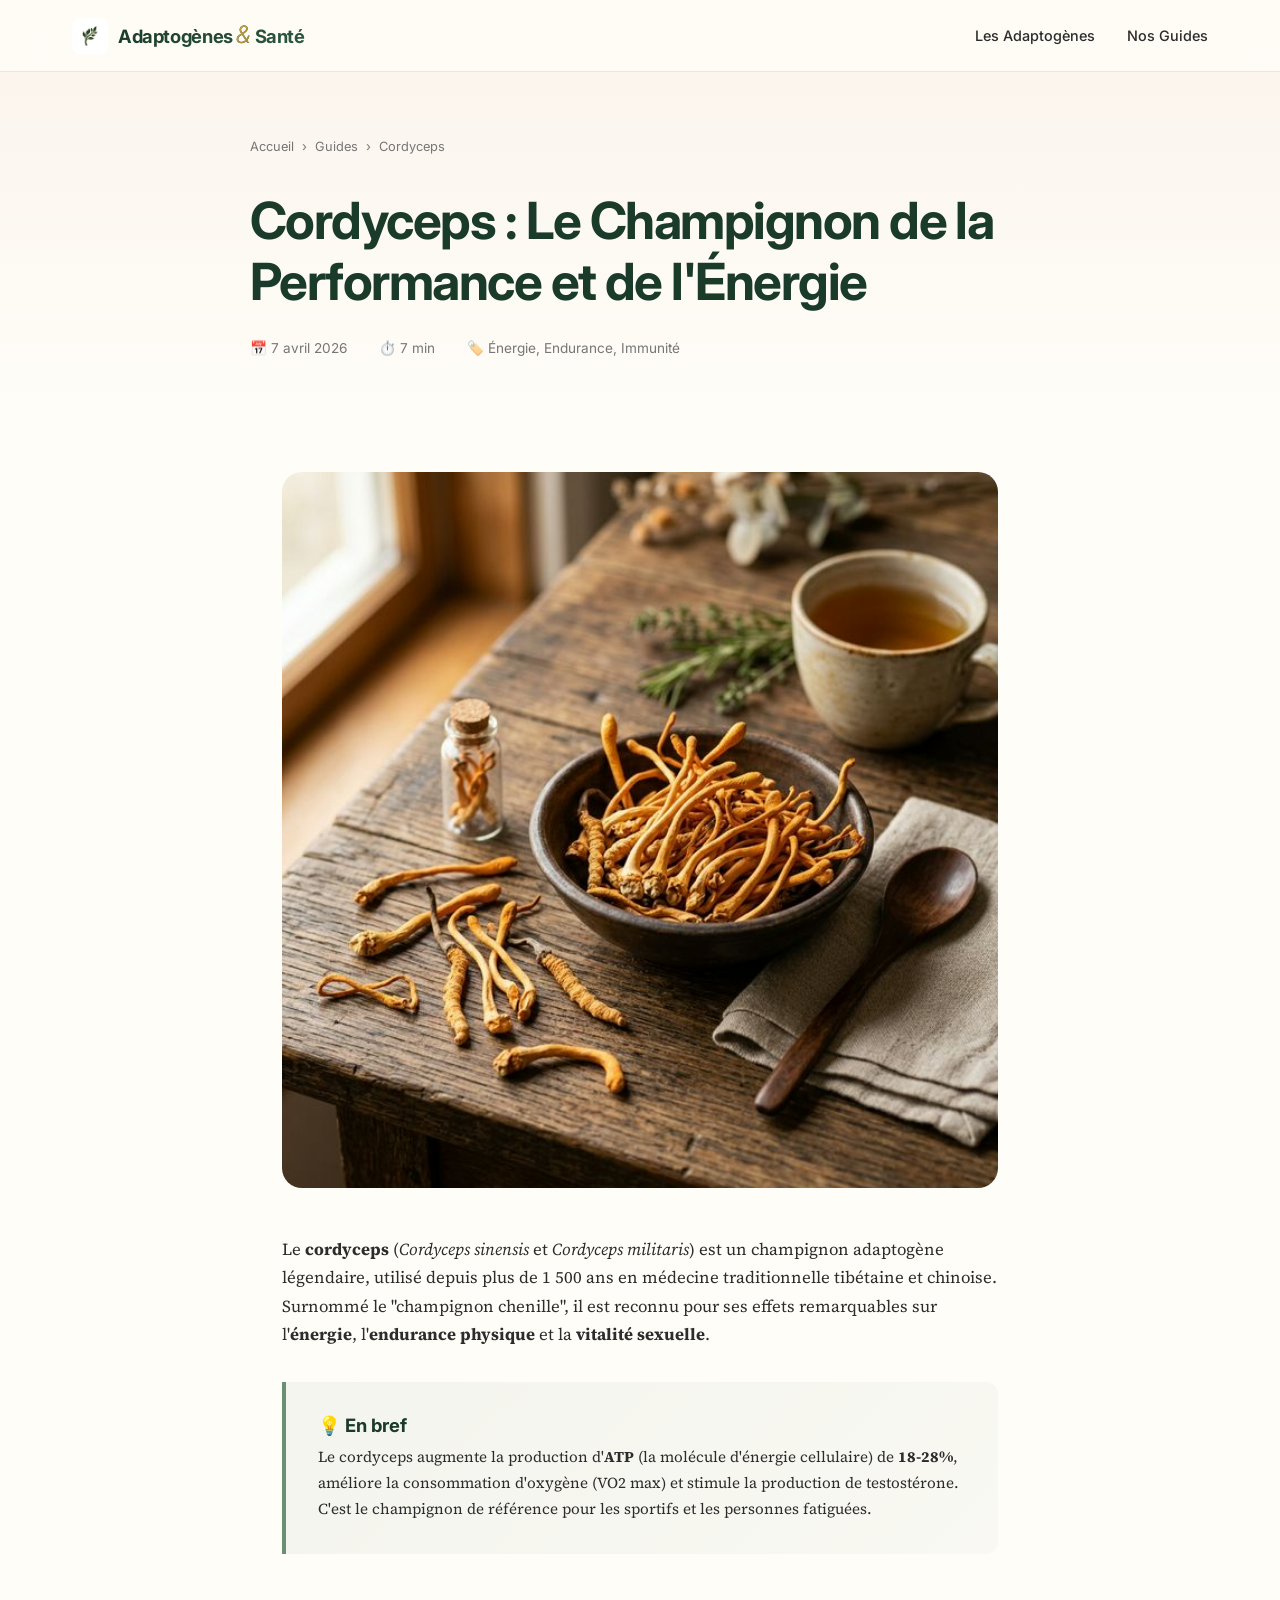
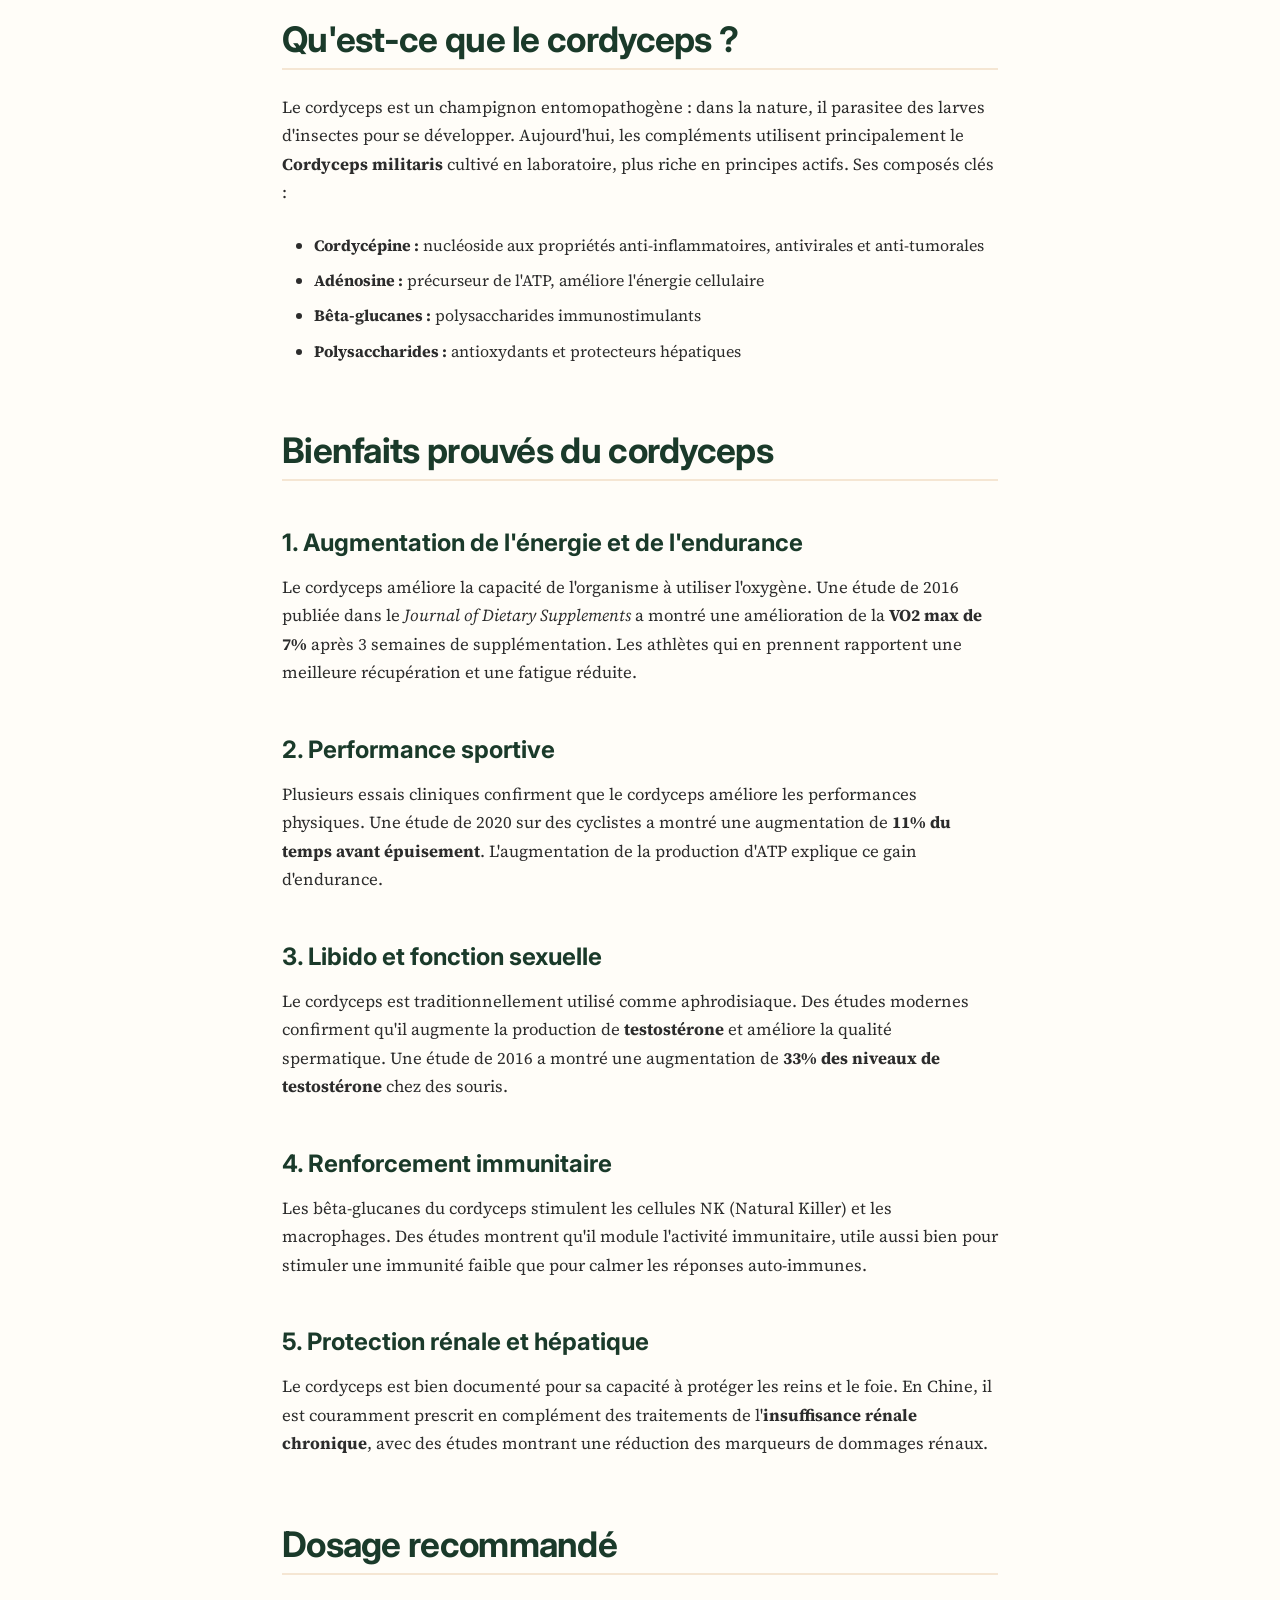
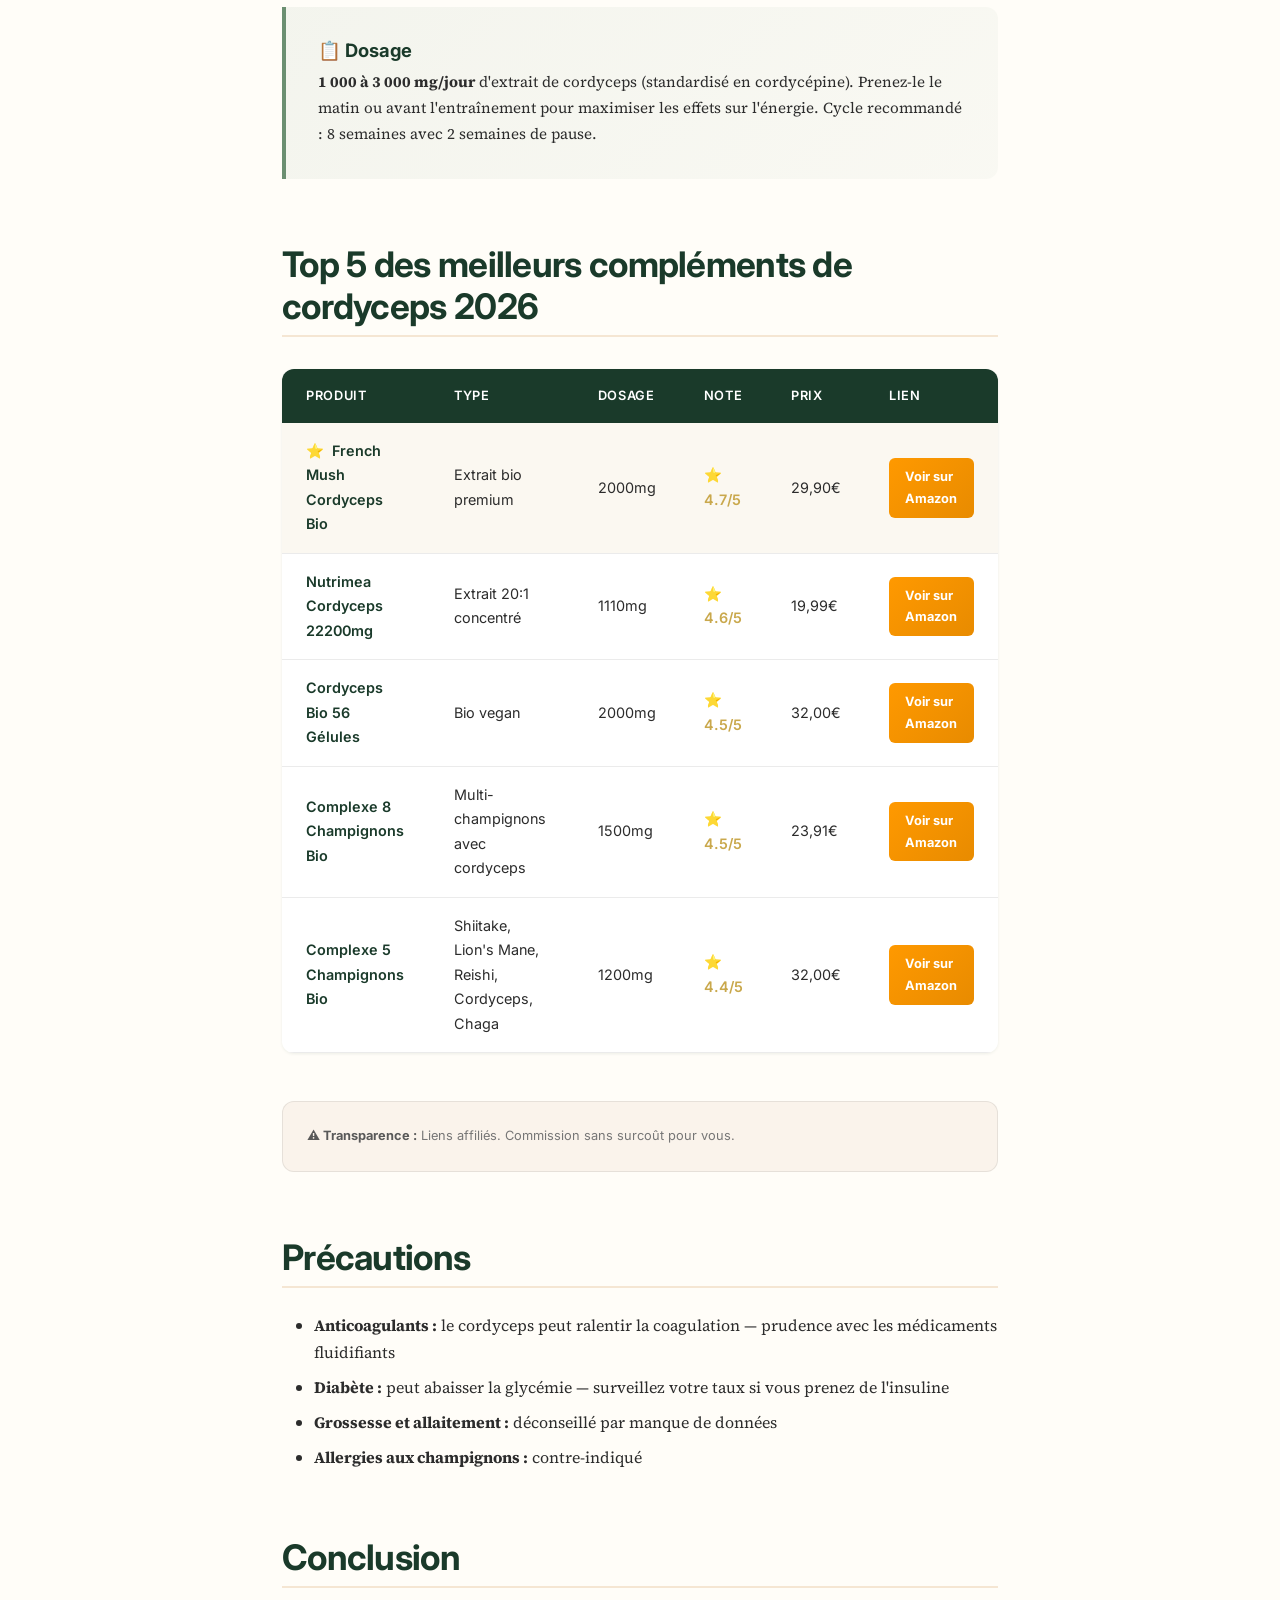
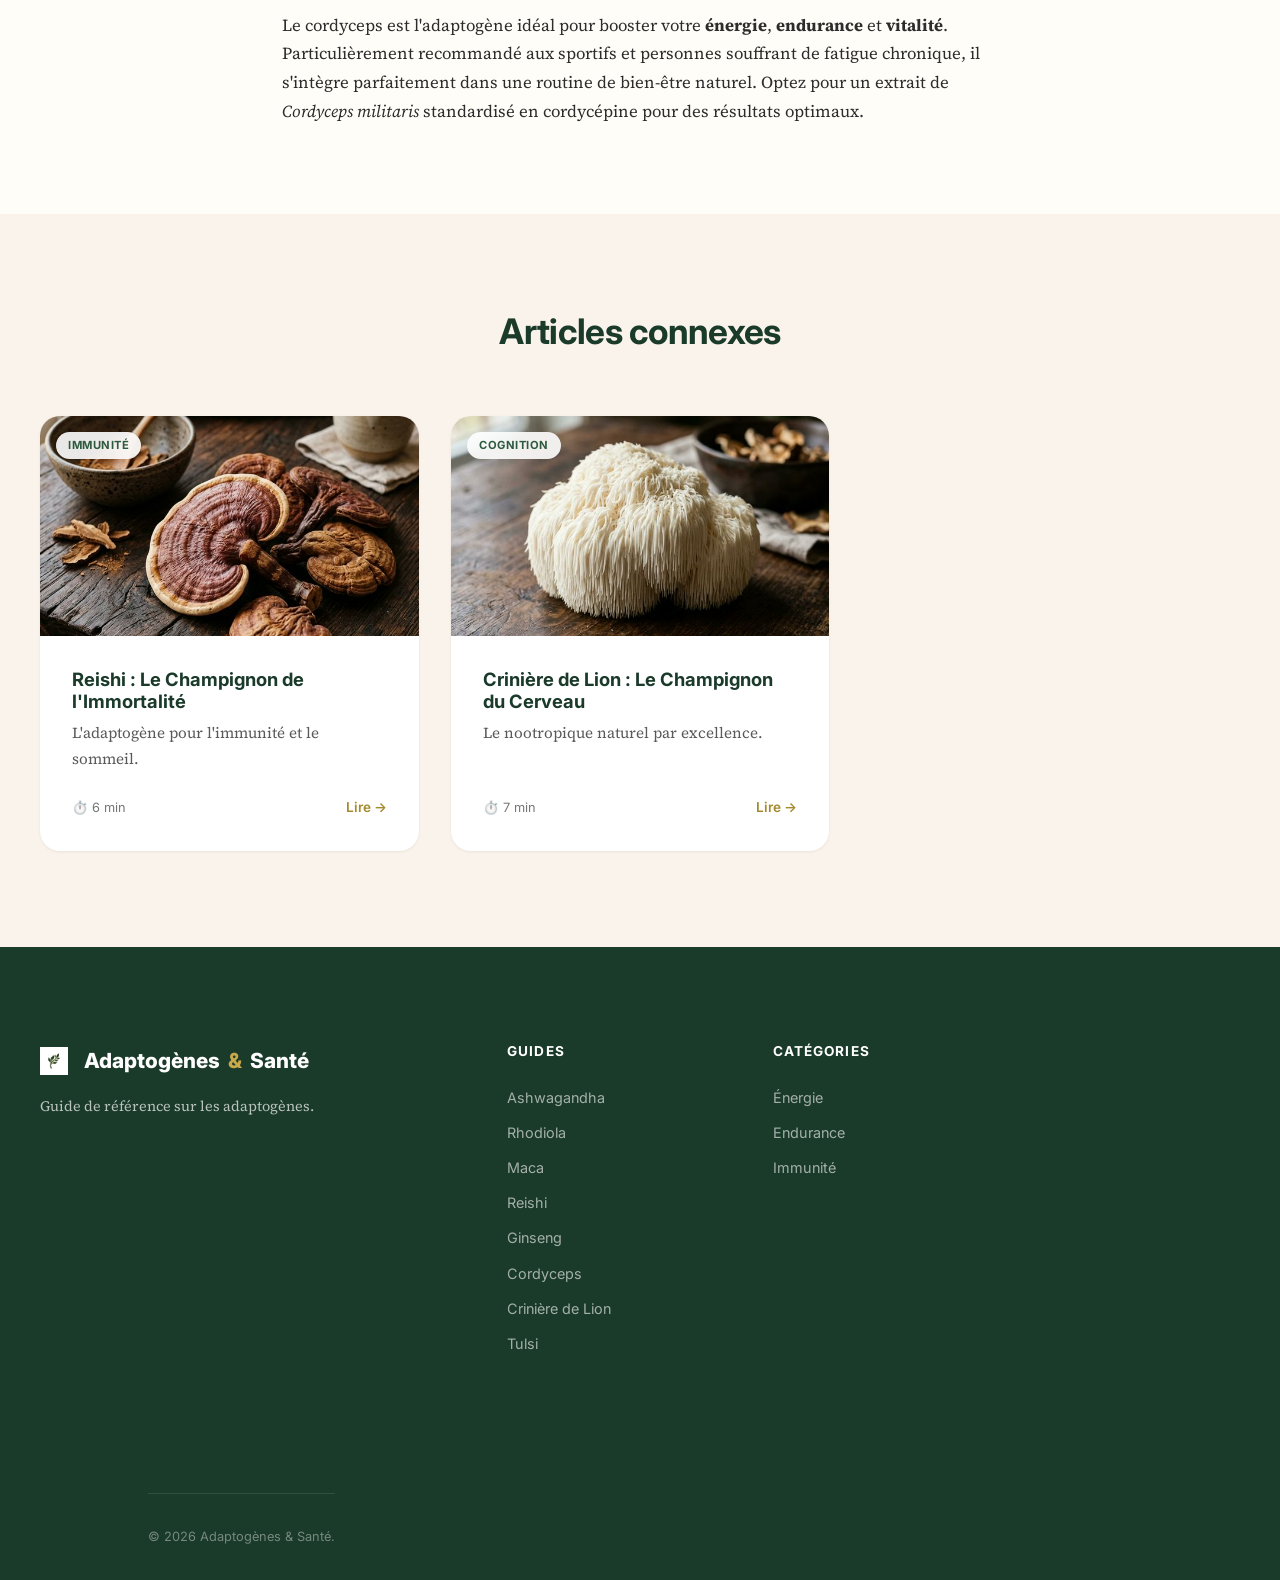
<file: articles/cordyceps.html>
<!DOCTYPE html>
<html lang="fr">

<head>
    <meta charset="UTF-8">
    <meta name="viewport" content="width=device-width, initial-scale=1.0">
    <meta name="google-site-verification" content="WqTJktWMN5g8sDTtK3nlK8eDMbqUvQowWEj452rS_Zg" />
    <link rel="icon" type="image/png" sizes="32x32" href="../images/favicon-32.png">
    <link rel="icon" type="image/png" sizes="16x16" href="../images/favicon-16.png">
    <link rel="apple-touch-icon" sizes="180x180" href="../images/apple-touch-icon.png">
    <title>Cordyceps : Le Champignon de la Performance et de l'Énergie — Guide 2026</title>
    <meta name="description"
        content="Guide complet sur le cordyceps (Cordyceps sinensis) : bienfaits sur l'énergie, l'endurance, la libido et l'immunité. Dosage optimal et meilleurs compléments 2026.">
    <link rel="canonical" href="https://skymoontv.github.io/adaptogenes-sante/articles/cordyceps.html">
    <meta property="og:title" content="Cordyceps : Le Champignon de la Performance">
    <meta property="og:type" content="article">
    <meta property="og:locale" content="fr_FR">
    <link rel="preconnect" href="https://fonts.googleapis.com">
    <link rel="preconnect" href="https://fonts.gstatic.com" crossorigin>
    <link rel="stylesheet"
        href="https://fonts.googleapis.com/css2?family=Inter:wght@300;400;500;600;700;800&family=Source+Serif+4:ital,wght@0,300;0,400;0,600;0,700;1,400&display=swap"
        media="print" onload="this.media='all'">
    <link rel="stylesheet" href="../css/style.css">
    <script type="application/ld+json">
  {"@context":"https://schema.org","@type":"Article","headline":"Cordyceps : Le Champignon de la Performance et de l'Énergie","author":{"@type":"Organization","name":"Adaptogènes & Santé"},"datePublished":"2026-04-07","dateModified":"2026-04-07"}
  </script>
</head>

<body>
    <nav class="nav" id="nav">
        <div class="nav-inner">
            <a href="../index.html" class="nav-logo">
                <img src="../images/logo.png" alt="Logo" class="logo-img" width="36" height="36">
                <span class="logo-text">Adaptogènes <span class="logo-accent">&amp;</span> Santé</span>
            </a>
            <ul class="nav-links" id="navLinks">
                <li><a href="../index.html#adaptogens">Les Adaptogènes</a></li>
                <li><a href="../index.html#articles">Nos Guides</a></li>
            </ul>
            <button class="nav-toggle" id="navToggle" aria-label="Menu"><span></span><span></span><span></span></button>
        </div>
    </nav>

    <header class="article-hero">
        <div class="article-hero-inner">
            <div class="article-breadcrumb"><a href="../index.html">Accueil</a> <span>›</span> <a
                    href="../index.html#articles">Guides</a> <span>›</span> <span>Cordyceps</span></div>
            <h1>Cordyceps : Le Champignon de la Performance et de l'Énergie</h1>
            <div class="article-meta"><span>📅 7 avril 2026</span><span>⏱️ 7 min</span><span>🏷️ Énergie, Endurance,
                    Immunité</span></div>
        </div>
    </header>

    <main class="article-content">
        <img src="../images/cordyceps.png" alt="Cordyceps séchés dans un bol en bois"
            style="border-radius:var(--radius-lg);margin-bottom:var(--space-2xl);width:100%;">

        <p>Le <strong>cordyceps</strong> (<em>Cordyceps sinensis</em> et <em>Cordyceps militaris</em>) est un
            champignon adaptogène légendaire, utilisé depuis plus de 1 500 ans en médecine traditionnelle tibétaine et
            chinoise. Surnommé le "champignon chenille", il est reconnu pour ses effets remarquables sur
            l'<strong>énergie</strong>, l'<strong>endurance physique</strong> et la <strong>vitalité
                sexuelle</strong>.</p>

        <div class="info-box">
            <h4>💡 En bref</h4>
            <p>Le cordyceps augmente la production d'<strong>ATP</strong> (la molécule d'énergie cellulaire) de
                <strong>18-28%</strong>, améliore la consommation d'oxygène (VO2 max) et stimule la production de
                testostérone. C'est le champignon de référence pour les sportifs et les personnes fatiguées.</p>
        </div>

        <h2>Qu'est-ce que le cordyceps ?</h2>
        <p>Le cordyceps est un champignon entomopathogène : dans la nature, il parasitee des larves d'insectes pour se
            développer. Aujourd'hui, les compléments utilisent principalement le <strong>Cordyceps militaris</strong>
            cultivé en laboratoire, plus riche en principes actifs. Ses composés clés :</p>
        <ul>
            <li><strong>Cordycépine :</strong> nucléoside aux propriétés anti-inflammatoires, antivirales et
                anti-tumorales</li>
            <li><strong>Adénosine :</strong> précurseur de l'ATP, améliore l'énergie cellulaire</li>
            <li><strong>Bêta-glucanes :</strong> polysaccharides immunostimulants</li>
            <li><strong>Polysaccharides :</strong> antioxydants et protecteurs hépatiques</li>
        </ul>

        <h2>Bienfaits prouvés du cordyceps</h2>

        <h3>1. Augmentation de l'énergie et de l'endurance</h3>
        <p>Le cordyceps améliore la capacité de l'organisme à utiliser l'oxygène. Une étude de 2016 publiée dans le
            <em>Journal of Dietary Supplements</em> a montré une amélioration de la <strong>VO2 max de 7%</strong>
            après 3 semaines de supplémentation. Les athlètes qui en prennent rapportent une meilleure récupération
            et une fatigue réduite.</p>

        <h3>2. Performance sportive</h3>
        <p>Plusieurs essais cliniques confirment que le cordyceps améliore les performances physiques. Une étude de
            2020 sur des cyclistes a montré une augmentation de <strong>11% du temps avant épuisement</strong>.
            L'augmentation de la production d'ATP explique ce gain d'endurance.</p>

        <h3>3. Libido et fonction sexuelle</h3>
        <p>Le cordyceps est traditionnellement utilisé comme aphrodisiaque. Des études modernes confirment qu'il
            augmente la production de <strong>testostérone</strong> et améliore la qualité spermatique. Une étude de
            2016 a montré une augmentation de <strong>33% des niveaux de testostérone</strong> chez des souris.</p>

        <h3>4. Renforcement immunitaire</h3>
        <p>Les bêta-glucanes du cordyceps stimulent les cellules NK (Natural Killer) et les macrophages. Des études
            montrent qu'il module l'activité immunitaire, utile aussi bien pour stimuler une immunité faible que pour
            calmer les réponses auto-immunes.</p>

        <h3>5. Protection rénale et hépatique</h3>
        <p>Le cordyceps est bien documenté pour sa capacité à protéger les reins et le foie. En Chine, il est
            couramment prescrit en complément des traitements de l'<strong>insuffisance rénale chronique</strong>,
            avec des études montrant une réduction des marqueurs de dommages rénaux.</p>

        <h2>Dosage recommandé</h2>
        <div class="info-box">
            <h4>📋 Dosage</h4>
            <p><strong>1 000 à 3 000 mg/jour</strong> d'extrait de cordyceps (standardisé en cordycépine). Prenez-le
                le matin ou avant l'entraînement pour maximiser les effets sur l'énergie. Cycle recommandé : 8
                semaines avec 2 semaines de pause.</p>
        </div>

        <h2>Top 5 des meilleurs compléments de cordyceps 2026</h2>
        <div class="product-table-wrapper">
            <table class="product-table">
                <thead>
                    <tr>
                        <th>Produit</th>
                        <th>Type</th>
                        <th>Dosage</th>
                        <th>Note</th>
                        <th>Prix</th>
                        <th>Lien</th>
                    </tr>
                </thead>
                <tbody>
                    <tr class="best-pick">
                        <td class="product-name">French Mush Cordyceps Bio</td>
                        <td>Extrait bio premium</td>
                        <td>2000mg</td>
                        <td class="product-rating">⭐ 4.7/5</td>
                        <td>29,90€</td>
                        <td><a href="https://www.amazon.fr/dp/B0DN2763HZ?tag=adaptogene-21" class="btn-table-amazon"
                                target="_blank" rel="noopener sponsored">Voir sur Amazon</a></td>
                    </tr>
                    <tr>
                        <td class="product-name">Nutrimea Cordyceps 22200mg</td>
                        <td>Extrait 20:1 concentré</td>
                        <td>1110mg</td>
                        <td class="product-rating">⭐ 4.6/5</td>
                        <td>19,99€</td>
                        <td><a href="https://www.amazon.fr/dp/B0DWT8VHMF?tag=adaptogene-21" class="btn-table-amazon"
                                target="_blank" rel="noopener sponsored">Voir sur Amazon</a></td>
                    </tr>
                    <tr>
                        <td class="product-name">Cordyceps Bio 56 Gélules</td>
                        <td>Bio vegan</td>
                        <td>2000mg</td>
                        <td class="product-rating">⭐ 4.5/5</td>
                        <td>32,00€</td>
                        <td><a href="https://www.amazon.fr/dp/B0D522FNLV?tag=adaptogene-21" class="btn-table-amazon"
                                target="_blank" rel="noopener sponsored">Voir sur Amazon</a></td>
                    </tr>
                    <tr>
                        <td class="product-name">Complexe 8 Champignons Bio</td>
                        <td>Multi-champignons avec cordyceps</td>
                        <td>1500mg</td>
                        <td class="product-rating">⭐ 4.5/5</td>
                        <td>23,91€</td>
                        <td><a href="https://www.amazon.fr/dp/B08PVZM37H?tag=adaptogene-21" class="btn-table-amazon"
                                target="_blank" rel="noopener sponsored">Voir sur Amazon</a></td>
                    </tr>
                    <tr>
                        <td class="product-name">Complexe 5 Champignons Bio</td>
                        <td>Shiitake, Lion's Mane, Reishi, Cordyceps, Chaga</td>
                        <td>1200mg</td>
                        <td class="product-rating">⭐ 4.4/5</td>
                        <td>32,00€</td>
                        <td><a href="https://www.amazon.fr/dp/B0D98TWBTK?tag=adaptogene-21" class="btn-table-amazon"
                                target="_blank" rel="noopener sponsored">Voir sur Amazon</a></td>
                    </tr>
                </tbody>
            </table>
        </div>

        <div class="affiliate-disclaimer"><strong>⚠️ Transparence :</strong> Liens affiliés. Commission sans surcoût
            pour vous.</div>

        <h2>Précautions</h2>
        <ul>
            <li><strong>Anticoagulants :</strong> le cordyceps peut ralentir la coagulation — prudence avec les
                médicaments fluidifiants</li>
            <li><strong>Diabète :</strong> peut abaisser la glycémie — surveillez votre taux si vous prenez de
                l'insuline</li>
            <li><strong>Grossesse et allaitement :</strong> déconseillé par manque de données</li>
            <li><strong>Allergies aux champignons :</strong> contre-indiqué</li>
        </ul>

        <h2>Conclusion</h2>
        <p>Le cordyceps est l'adaptogène idéal pour booster votre <strong>énergie</strong>,
            <strong>endurance</strong> et <strong>vitalité</strong>. Particulièrement recommandé aux sportifs et
            personnes souffrant de fatigue chronique, il s'intègre parfaitement dans une routine de bien-être
            naturel. Optez pour un extrait de <em>Cordyceps militaris</em> standardisé en cordycépine pour des
            résultats optimaux.</p>
    </main>

    <section class="related-articles">
        <div class="related-articles-inner">
            <h2>Articles connexes</h2>
            <div class="related-grid">
                <article class="article-card">
                    <div class="article-card-image"><img src="../images/reishi.png" alt="Reishi"
                            loading="lazy"><span class="article-card-tag">Immunité</span></div>
                    <div class="article-card-body">
                        <h3><a href="reishi.html">Reishi : Le Champignon de l'Immortalité</a></h3>
                        <p class="article-card-excerpt">L'adaptogène pour l'immunité et le sommeil.</p>
                        <div class="article-card-meta"><span class="read-time">⏱️ 6 min</span><a href="reishi.html"
                                class="read-more-link">Lire →</a></div>
                    </div>
                </article>
                <article class="article-card">
                    <div class="article-card-image"><img src="../images/criniere-de-lion.png" alt="Crinière de Lion"
                            loading="lazy"><span class="article-card-tag">Cognition</span></div>
                    <div class="article-card-body">
                        <h3><a href="criniere-de-lion.html">Crinière de Lion : Le Champignon du Cerveau</a></h3>
                        <p class="article-card-excerpt">Le nootropique naturel par excellence.</p>
                        <div class="article-card-meta"><span class="read-time">⏱️ 7 min</span><a
                                href="criniere-de-lion.html" class="read-more-link">Lire →</a></div>
                    </div>
                </article>
            </div>
        </div>
    </section>

    <footer class="footer">
        <div class="footer-inner">
            <div class="footer-brand">
                <div class="footer-logo"><img src="../images/logo.png" alt="Logo" width="28" height="28"
                        style="display:inline;vertical-align:middle;margin-right:8px;">Adaptogènes <span
                        style="color:var(--color-gold);">&amp;</span> Santé</div>
                <p>Guide de référence sur les adaptogènes.</p>
            </div>
            <div class="footer-col">
                <h4>Guides</h4>
                <ul>
                    <li><a href="ashwagandha.html">Ashwagandha</a></li>
                    <li><a href="rhodiola.html">Rhodiola</a></li>
                    <li><a href="maca.html">Maca</a></li>
                    <li><a href="reishi.html">Reishi</a></li>
                    <li><a href="ginseng.html">Ginseng</a></li>
                    <li><a href="cordyceps.html">Cordyceps</a></li>
                    <li><a href="criniere-de-lion.html">Crinière de Lion</a></li>
                    <li><a href="tulsi.html">Tulsi</a></li>
                </ul>
            </div>
            <div class="footer-col">
                <h4>Catégories</h4>
                <ul>
                    <li><a href="#">Énergie</a></li>
                    <li><a href="#">Endurance</a></li>
                    <li><a href="#">Immunité</a></li>
                </ul>
            </div>
            <div class="footer-col">
        </div>
        <div class="footer-bottom"><span>© 2026 Adaptogènes &amp; Santé.</span></div>
    </footer>
    <script src="../js/main.js" defer></script>
</body>

</html>
</file>
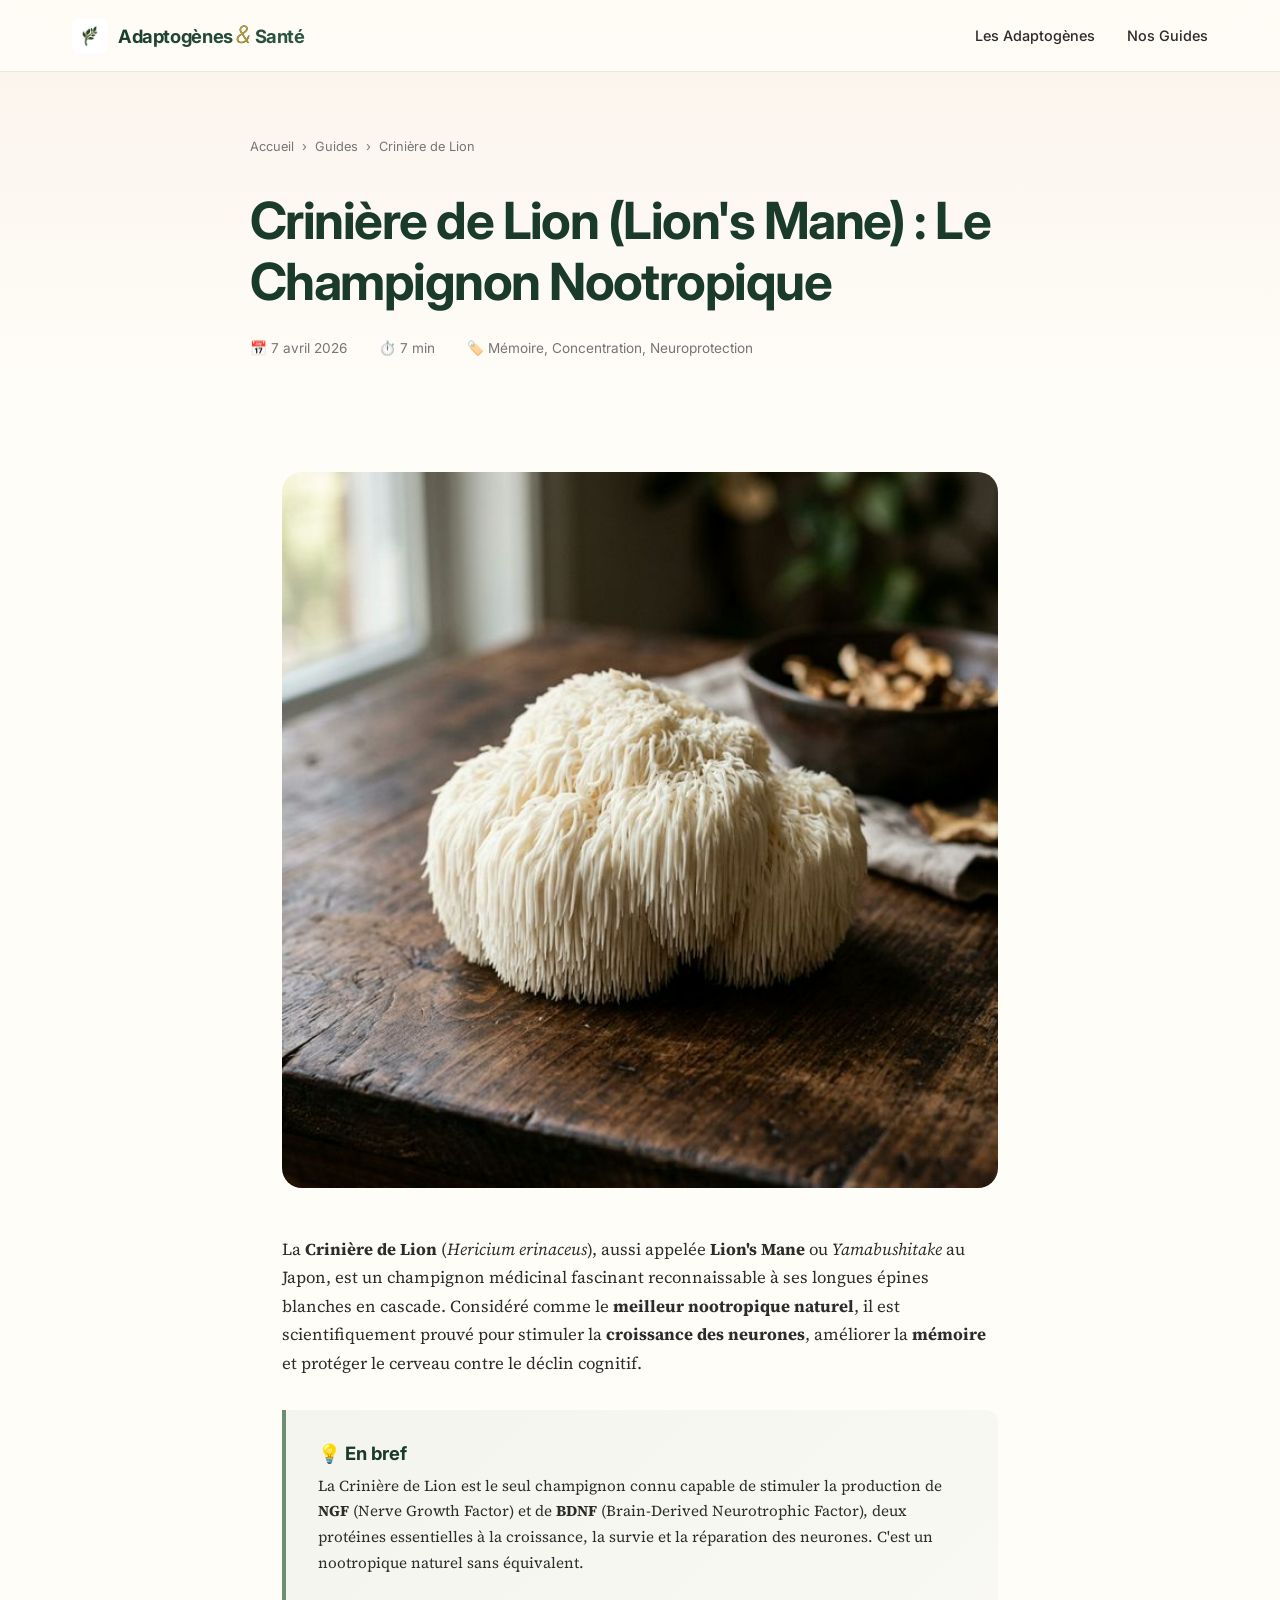
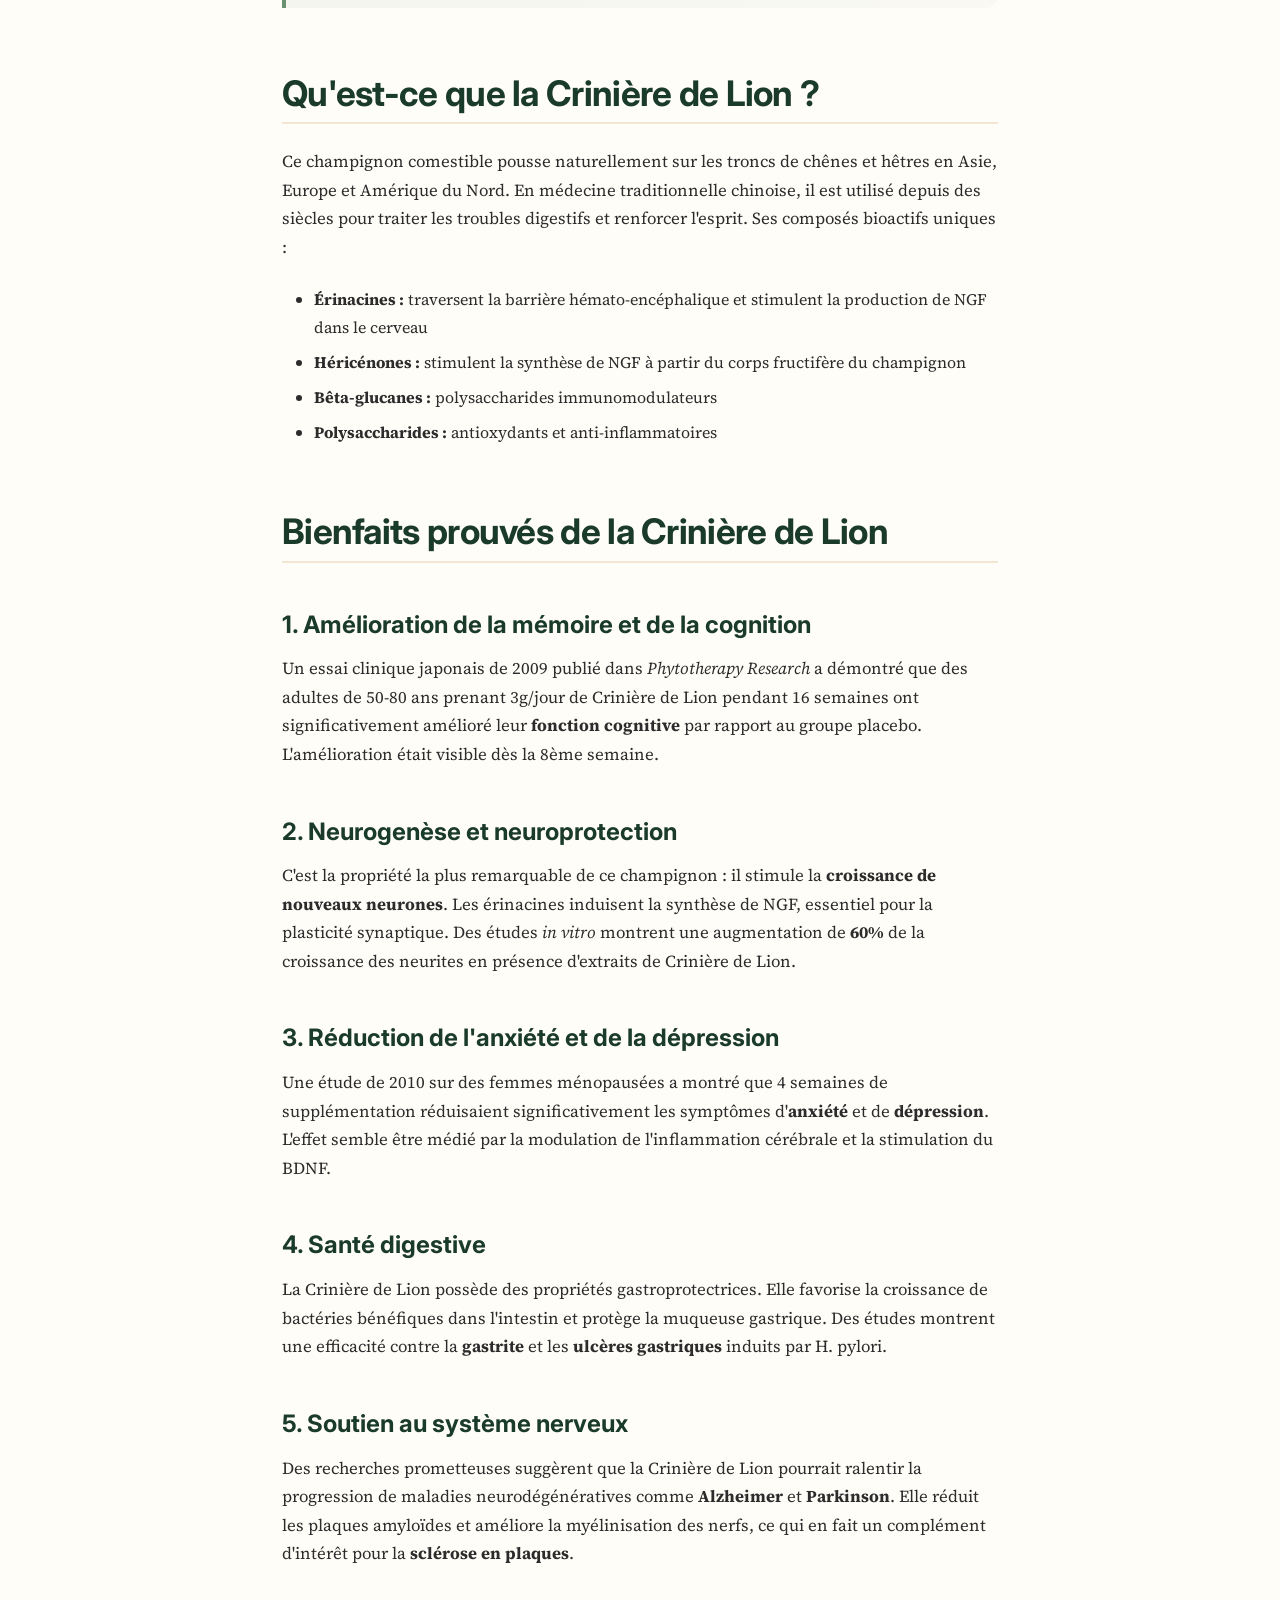
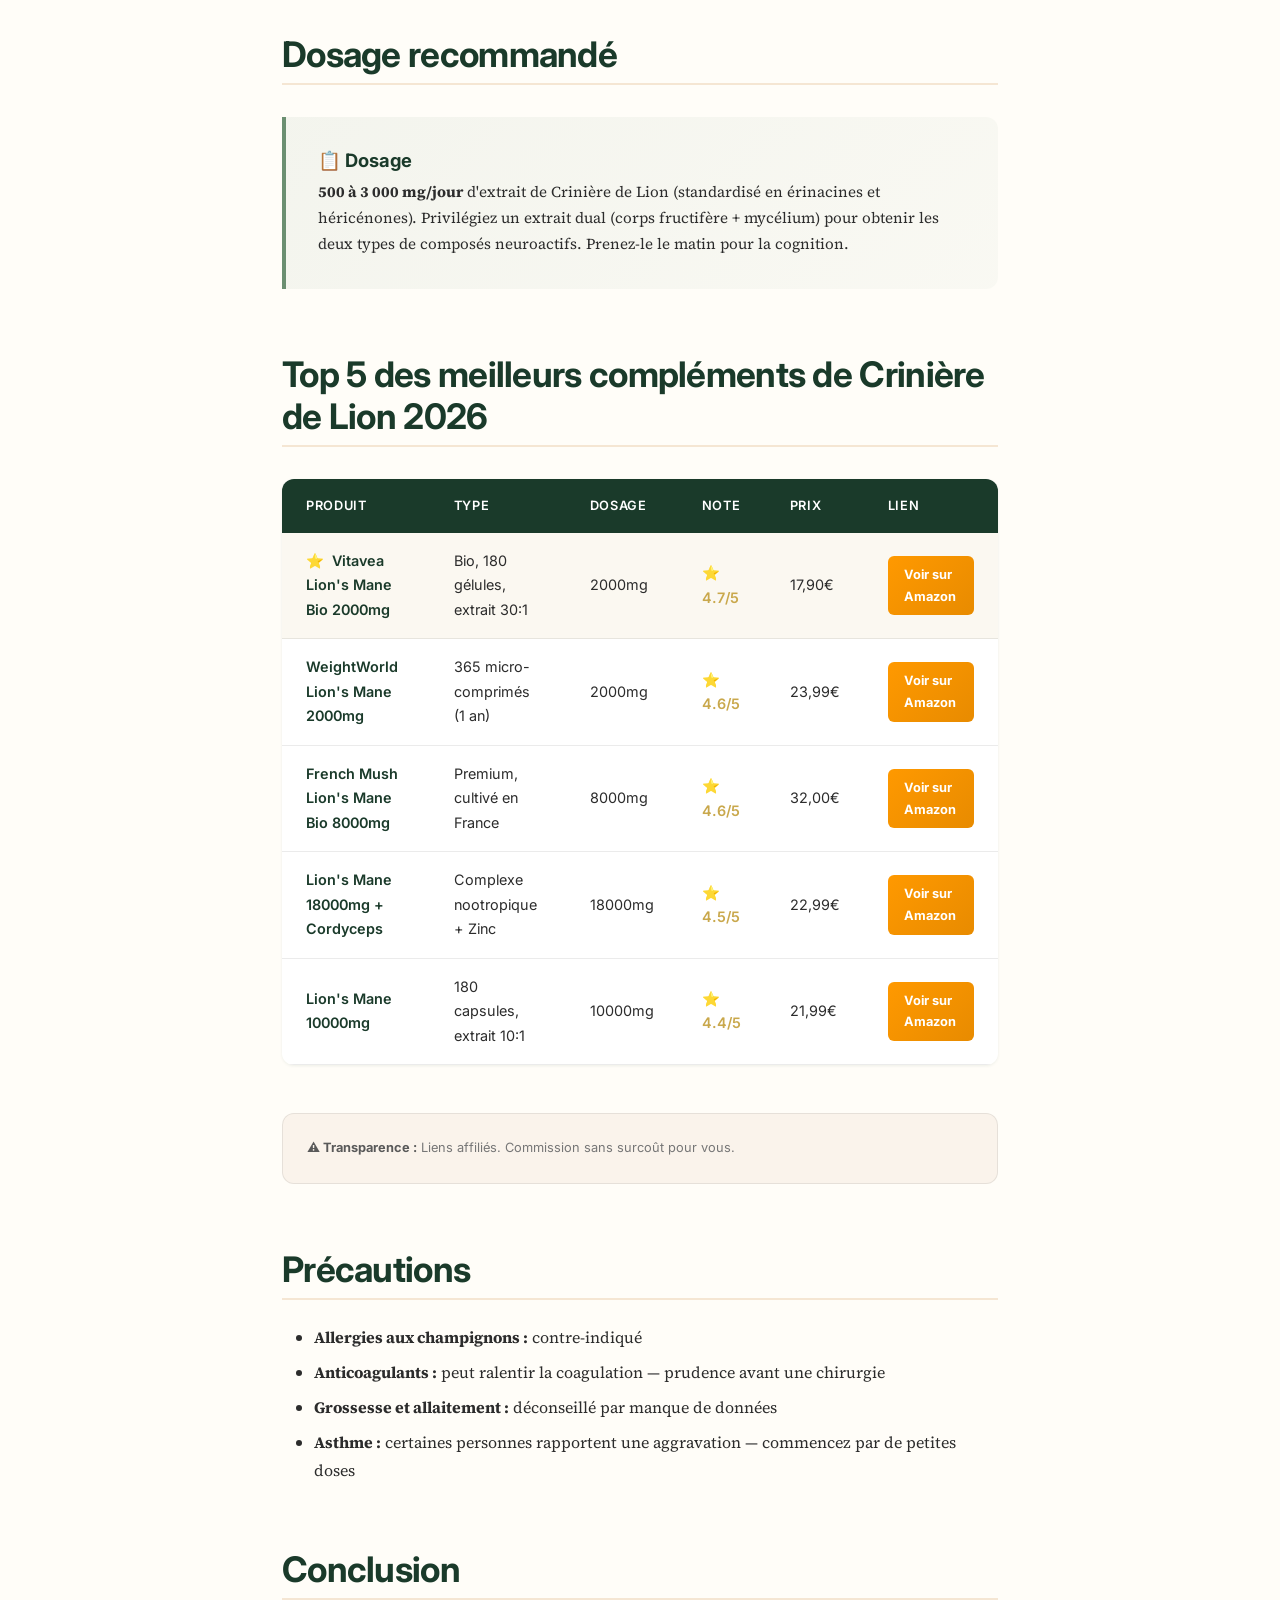
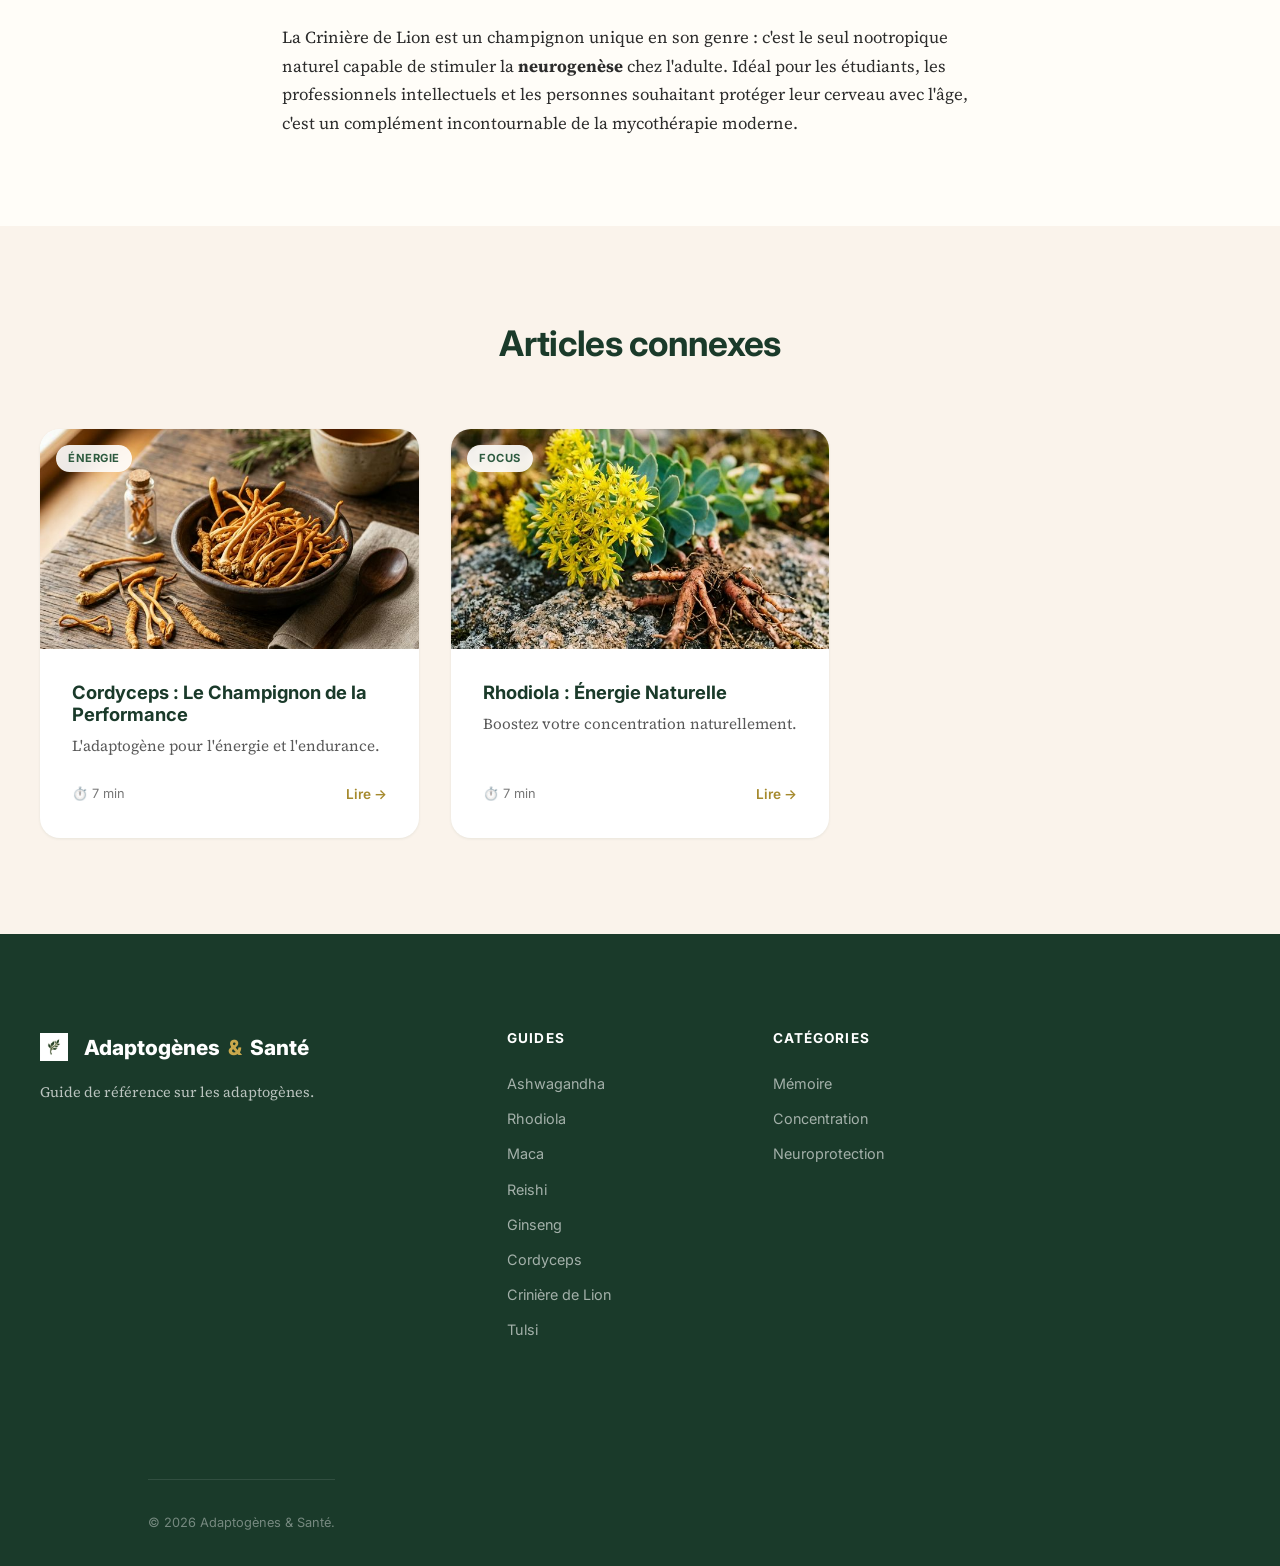
<file: articles/criniere-de-lion.html>
<!DOCTYPE html>
<html lang="fr">

<head>
    <meta charset="UTF-8">
    <meta name="viewport" content="width=device-width, initial-scale=1.0">
    <meta name="google-site-verification" content="WqTJktWMN5g8sDTtK3nlK8eDMbqUvQowWEj452rS_Zg" />
    <link rel="icon" type="image/png" sizes="32x32" href="../images/favicon-32.png">
    <link rel="icon" type="image/png" sizes="16x16" href="../images/favicon-16.png">
    <link rel="apple-touch-icon" sizes="180x180" href="../images/apple-touch-icon.png">
    <title>Crinière de Lion (Lion's Mane) : Le Champignon Nootropique — Guide 2026</title>
    <meta name="description"
        content="Guide complet sur la Crinière de Lion (Hericium erinaceus) : bienfaits sur la mémoire, la concentration, la neuroprotection et la santé digestive. Dosage et meilleurs compléments 2026.">
    <link rel="canonical" href="https://skymoontv.github.io/adaptogenes-sante/articles/criniere-de-lion.html">
    <meta property="og:title" content="Crinière de Lion : Le Champignon du Cerveau">
    <meta property="og:type" content="article">
    <meta property="og:locale" content="fr_FR">
    <link rel="preconnect" href="https://fonts.googleapis.com">
    <link rel="preconnect" href="https://fonts.gstatic.com" crossorigin>
    <link rel="stylesheet"
        href="https://fonts.googleapis.com/css2?family=Inter:wght@300;400;500;600;700;800&family=Source+Serif+4:ital,wght@0,300;0,400;0,600;0,700;1,400&display=swap"
        media="print" onload="this.media='all'">
    <link rel="stylesheet" href="../css/style.css">
    <script type="application/ld+json">
  {"@context":"https://schema.org","@type":"Article","headline":"Crinière de Lion : Le Champignon Nootropique pour la Mémoire et la Concentration","author":{"@type":"Organization","name":"Adaptogènes & Santé"},"datePublished":"2026-04-07","dateModified":"2026-04-07"}
  </script>
</head>

<body>
    <nav class="nav" id="nav">
        <div class="nav-inner">
            <a href="../index.html" class="nav-logo">
                <img src="../images/logo.png" alt="Logo" class="logo-img" width="36" height="36">
                <span class="logo-text">Adaptogènes <span class="logo-accent">&amp;</span> Santé</span>
            </a>
            <ul class="nav-links" id="navLinks">
                <li><a href="../index.html#adaptogens">Les Adaptogènes</a></li>
                <li><a href="../index.html#articles">Nos Guides</a></li>
            </ul>
            <button class="nav-toggle" id="navToggle" aria-label="Menu"><span></span><span></span><span></span></button>
        </div>
    </nav>

    <header class="article-hero">
        <div class="article-hero-inner">
            <div class="article-breadcrumb"><a href="../index.html">Accueil</a> <span>›</span> <a
                    href="../index.html#articles">Guides</a> <span>›</span> <span>Crinière de Lion</span></div>
            <h1>Crinière de Lion (Lion's Mane) : Le Champignon Nootropique</h1>
            <div class="article-meta"><span>📅 7 avril 2026</span><span>⏱️ 7 min</span><span>🏷️ Mémoire, Concentration,
                    Neuroprotection</span></div>
        </div>
    </header>

    <main class="article-content">
        <img src="../images/criniere-de-lion.png" alt="Champignon Crinière de Lion frais"
            style="border-radius:var(--radius-lg);margin-bottom:var(--space-2xl);width:100%;">

        <p>La <strong>Crinière de Lion</strong> (<em>Hericium erinaceus</em>), aussi appelée <strong>Lion's Mane</strong>
            ou <em>Yamabushitake</em> au Japon, est un champignon médicinal fascinant reconnaissable à ses longues
            épines blanches en cascade. Considéré comme le <strong>meilleur nootropique naturel</strong>, il est
            scientifiquement prouvé pour stimuler la <strong>croissance des neurones</strong>, améliorer la
            <strong>mémoire</strong> et protéger le cerveau contre le déclin cognitif.</p>

        <div class="info-box">
            <h4>💡 En bref</h4>
            <p>La Crinière de Lion est le seul champignon connu capable de stimuler la production de
                <strong>NGF</strong> (Nerve Growth Factor) et de <strong>BDNF</strong> (Brain-Derived Neurotrophic
                Factor), deux protéines essentielles à la croissance, la survie et la réparation des neurones. C'est
                un nootropique naturel sans équivalent.</p>
        </div>

        <h2>Qu'est-ce que la Crinière de Lion ?</h2>
        <p>Ce champignon comestible pousse naturellement sur les troncs de chênes et hêtres en Asie, Europe et
            Amérique du Nord. En médecine traditionnelle chinoise, il est utilisé depuis des siècles pour traiter
            les troubles digestifs et renforcer l'esprit. Ses composés bioactifs uniques :</p>
        <ul>
            <li><strong>Érinacines :</strong> traversent la barrière hémato-encéphalique et stimulent la production
                de NGF dans le cerveau</li>
            <li><strong>Héricénones :</strong> stimulent la synthèse de NGF à partir du corps fructifère du
                champignon</li>
            <li><strong>Bêta-glucanes :</strong> polysaccharides immunomodulateurs</li>
            <li><strong>Polysaccharides :</strong> antioxydants et anti-inflammatoires</li>
        </ul>

        <h2>Bienfaits prouvés de la Crinière de Lion</h2>

        <h3>1. Amélioration de la mémoire et de la cognition</h3>
        <p>Un essai clinique japonais de 2009 publié dans <em>Phytotherapy Research</em> a démontré que des adultes
            de 50-80 ans prenant 3g/jour de Crinière de Lion pendant 16 semaines ont significativement amélioré leur
            <strong>fonction cognitive</strong> par rapport au groupe placebo. L'amélioration était visible dès la
            8ème semaine.</p>

        <h3>2. Neurogenèse et neuroprotection</h3>
        <p>C'est la propriété la plus remarquable de ce champignon : il stimule la
            <strong>croissance de nouveaux neurones</strong>. Les érinacines induisent la synthèse de NGF, essentiel
            pour la plasticité synaptique. Des études <em>in vitro</em> montrent une augmentation de
            <strong>60%</strong> de la croissance des neurites en présence d'extraits de Crinière de Lion.</p>

        <h3>3. Réduction de l'anxiété et de la dépression</h3>
        <p>Une étude de 2010 sur des femmes ménopausées a montré que 4 semaines de supplémentation réduisaient
            significativement les symptômes d'<strong>anxiété</strong> et de <strong>dépression</strong>. L'effet
            semble être médié par la modulation de l'inflammation cérébrale et la stimulation du BDNF.</p>

        <h3>4. Santé digestive</h3>
        <p>La Crinière de Lion possède des propriétés gastroprotectrices. Elle favorise la croissance de bactéries
            bénéfiques dans l'intestin et protège la muqueuse gastrique. Des études montrent une efficacité contre
            la <strong>gastrite</strong> et les <strong>ulcères gastriques</strong> induits par H. pylori.</p>

        <h3>5. Soutien au système nerveux</h3>
        <p>Des recherches prometteuses suggèrent que la Crinière de Lion pourrait ralentir la progression de
            maladies neurodégénératives comme <strong>Alzheimer</strong> et <strong>Parkinson</strong>. Elle réduit
            les plaques amyloïdes et améliore la myélinisation des nerfs, ce qui en fait un complément d'intérêt
            pour la <strong>sclérose en plaques</strong>.</p>

        <h2>Dosage recommandé</h2>
        <div class="info-box">
            <h4>📋 Dosage</h4>
            <p><strong>500 à 3 000 mg/jour</strong> d'extrait de Crinière de Lion (standardisé en érinacines et
                héricénones). Privilégiez un extrait dual (corps fructifère + mycélium) pour obtenir les deux types
                de composés neuroactifs. Prenez-le le matin pour la cognition.</p>
        </div>

        <h2>Top 5 des meilleurs compléments de Crinière de Lion 2026</h2>
        <div class="product-table-wrapper">
            <table class="product-table">
                <thead>
                    <tr>
                        <th>Produit</th>
                        <th>Type</th>
                        <th>Dosage</th>
                        <th>Note</th>
                        <th>Prix</th>
                        <th>Lien</th>
                    </tr>
                </thead>
                <tbody>
                    <tr class="best-pick">
                        <td class="product-name">Vitavea Lion's Mane Bio 2000mg</td>
                        <td>Bio, 180 gélules, extrait 30:1</td>
                        <td>2000mg</td>
                        <td class="product-rating">⭐ 4.7/5</td>
                        <td>17,90€</td>
                        <td><a href="https://www.amazon.fr/dp/B0FRNHJ48L?tag=adaptogene-21" class="btn-table-amazon"
                                target="_blank" rel="noopener sponsored">Voir sur Amazon</a></td>
                    </tr>
                    <tr>
                        <td class="product-name">WeightWorld Lion's Mane 2000mg</td>
                        <td>365 micro-comprimés (1 an)</td>
                        <td>2000mg</td>
                        <td class="product-rating">⭐ 4.6/5</td>
                        <td>23,99€</td>
                        <td><a href="https://www.amazon.fr/dp/B0CCP8GG6X?tag=adaptogene-21" class="btn-table-amazon"
                                target="_blank" rel="noopener sponsored">Voir sur Amazon</a></td>
                    </tr>
                    <tr>
                        <td class="product-name">French Mush Lion's Mane Bio 8000mg</td>
                        <td>Premium, cultivé en France</td>
                        <td>8000mg</td>
                        <td class="product-rating">⭐ 4.6/5</td>
                        <td>32,00€</td>
                        <td><a href="https://www.amazon.fr/dp/B0CZRV5XK9?tag=adaptogene-21" class="btn-table-amazon"
                                target="_blank" rel="noopener sponsored">Voir sur Amazon</a></td>
                    </tr>
                    <tr>
                        <td class="product-name">Lion's Mane 18000mg + Cordyceps</td>
                        <td>Complexe nootropique + Zinc</td>
                        <td>18000mg</td>
                        <td class="product-rating">⭐ 4.5/5</td>
                        <td>22,99€</td>
                        <td><a href="https://www.amazon.fr/dp/B0D3BF651H?tag=adaptogene-21" class="btn-table-amazon"
                                target="_blank" rel="noopener sponsored">Voir sur Amazon</a></td>
                    </tr>
                    <tr>
                        <td class="product-name">Lion's Mane 10000mg</td>
                        <td>180 capsules, extrait 10:1</td>
                        <td>10000mg</td>
                        <td class="product-rating">⭐ 4.4/5</td>
                        <td>21,99€</td>
                        <td><a href="https://www.amazon.fr/dp/B0FHWV42S8?tag=adaptogene-21" class="btn-table-amazon"
                                target="_blank" rel="noopener sponsored">Voir sur Amazon</a></td>
                    </tr>
                </tbody>
            </table>
        </div>

        <div class="affiliate-disclaimer"><strong>⚠️ Transparence :</strong> Liens affiliés. Commission sans surcoût
            pour vous.</div>

        <h2>Précautions</h2>
        <ul>
            <li><strong>Allergies aux champignons :</strong> contre-indiqué</li>
            <li><strong>Anticoagulants :</strong> peut ralentir la coagulation — prudence avant une chirurgie</li>
            <li><strong>Grossesse et allaitement :</strong> déconseillé par manque de données</li>
            <li><strong>Asthme :</strong> certaines personnes rapportent une aggravation — commencez par de petites doses</li>
        </ul>

        <h2>Conclusion</h2>
        <p>La Crinière de Lion est un champignon unique en son genre : c'est le seul nootropique naturel capable de
            stimuler la <strong>neurogenèse</strong> chez l'adulte. Idéal pour les étudiants, les professionnels
            intellectuels et les personnes souhaitant protéger leur cerveau avec l'âge, c'est un complément
            incontournable de la mycothérapie moderne.</p>
    </main>

    <section class="related-articles">
        <div class="related-articles-inner">
            <h2>Articles connexes</h2>
            <div class="related-grid">
                <article class="article-card">
                    <div class="article-card-image"><img src="../images/cordyceps.png" alt="Cordyceps"
                            loading="lazy"><span class="article-card-tag">Énergie</span></div>
                    <div class="article-card-body">
                        <h3><a href="cordyceps.html">Cordyceps : Le Champignon de la Performance</a></h3>
                        <p class="article-card-excerpt">L'adaptogène pour l'énergie et l'endurance.</p>
                        <div class="article-card-meta"><span class="read-time">⏱️ 7 min</span><a href="cordyceps.html"
                                class="read-more-link">Lire →</a></div>
                    </div>
                </article>
                <article class="article-card">
                    <div class="article-card-image"><img src="../images/rhodiola.png" alt="Rhodiola"
                            loading="lazy"><span class="article-card-tag">Focus</span></div>
                    <div class="article-card-body">
                        <h3><a href="rhodiola.html">Rhodiola : Énergie Naturelle</a></h3>
                        <p class="article-card-excerpt">Boostez votre concentration naturellement.</p>
                        <div class="article-card-meta"><span class="read-time">⏱️ 7 min</span><a href="rhodiola.html"
                                class="read-more-link">Lire →</a></div>
                    </div>
                </article>
            </div>
        </div>
    </section>

    <footer class="footer">
        <div class="footer-inner">
            <div class="footer-brand">
                <div class="footer-logo"><img src="../images/logo.png" alt="Logo" width="28" height="28"
                        style="display:inline;vertical-align:middle;margin-right:8px;">Adaptogènes <span
                        style="color:var(--color-gold);">&amp;</span> Santé</div>
                <p>Guide de référence sur les adaptogènes.</p>
            </div>
            <div class="footer-col">
                <h4>Guides</h4>
                <ul>
                    <li><a href="ashwagandha.html">Ashwagandha</a></li>
                    <li><a href="rhodiola.html">Rhodiola</a></li>
                    <li><a href="maca.html">Maca</a></li>
                    <li><a href="reishi.html">Reishi</a></li>
                    <li><a href="ginseng.html">Ginseng</a></li>
                    <li><a href="cordyceps.html">Cordyceps</a></li>
                    <li><a href="criniere-de-lion.html">Crinière de Lion</a></li>
                    <li><a href="tulsi.html">Tulsi</a></li>
                </ul>
            </div>
            <div class="footer-col">
                <h4>Catégories</h4>
                <ul>
                    <li><a href="#">Mémoire</a></li>
                    <li><a href="#">Concentration</a></li>
                    <li><a href="#">Neuroprotection</a></li>
                </ul>
            </div>
            <div class="footer-col">
        </div>
        <div class="footer-bottom"><span>© 2026 Adaptogènes &amp; Santé.</span></div>
    </footer>
    <script src="../js/main.js" defer></script>
</body>

</html>
</file>
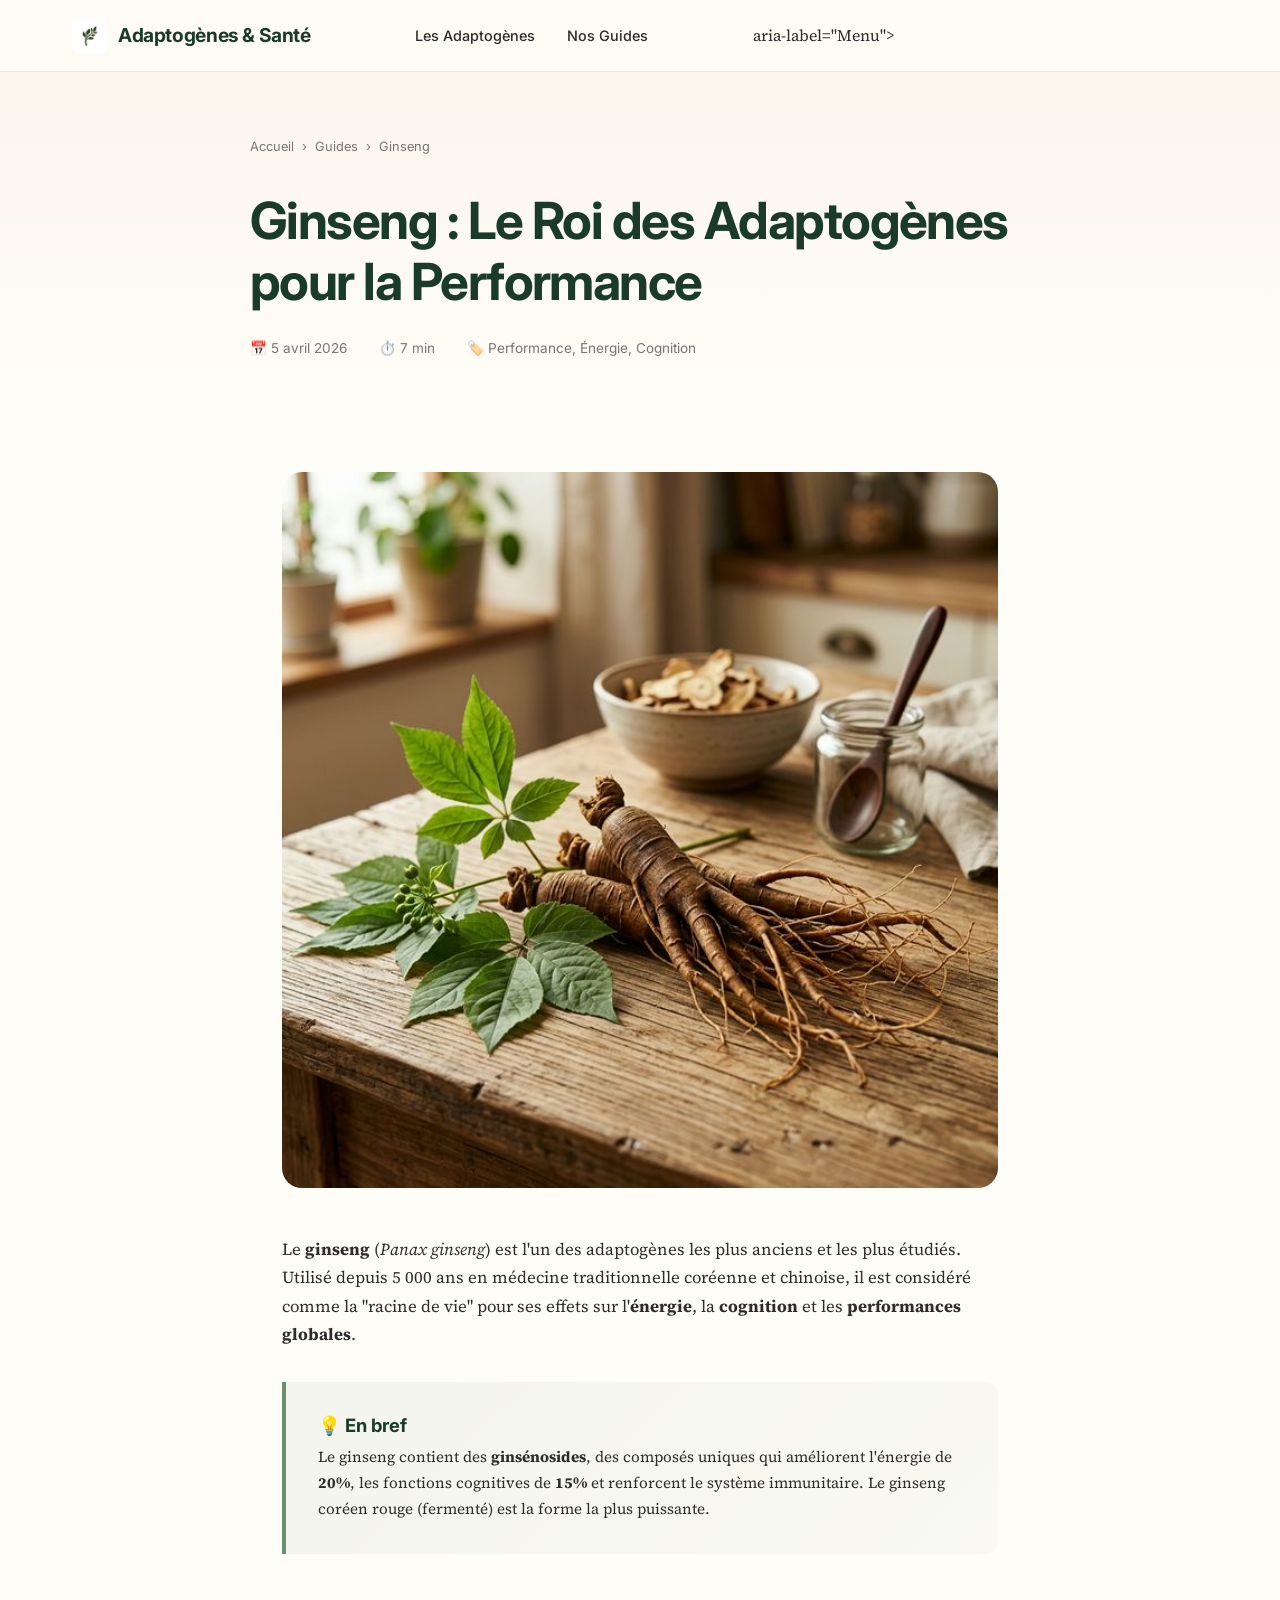
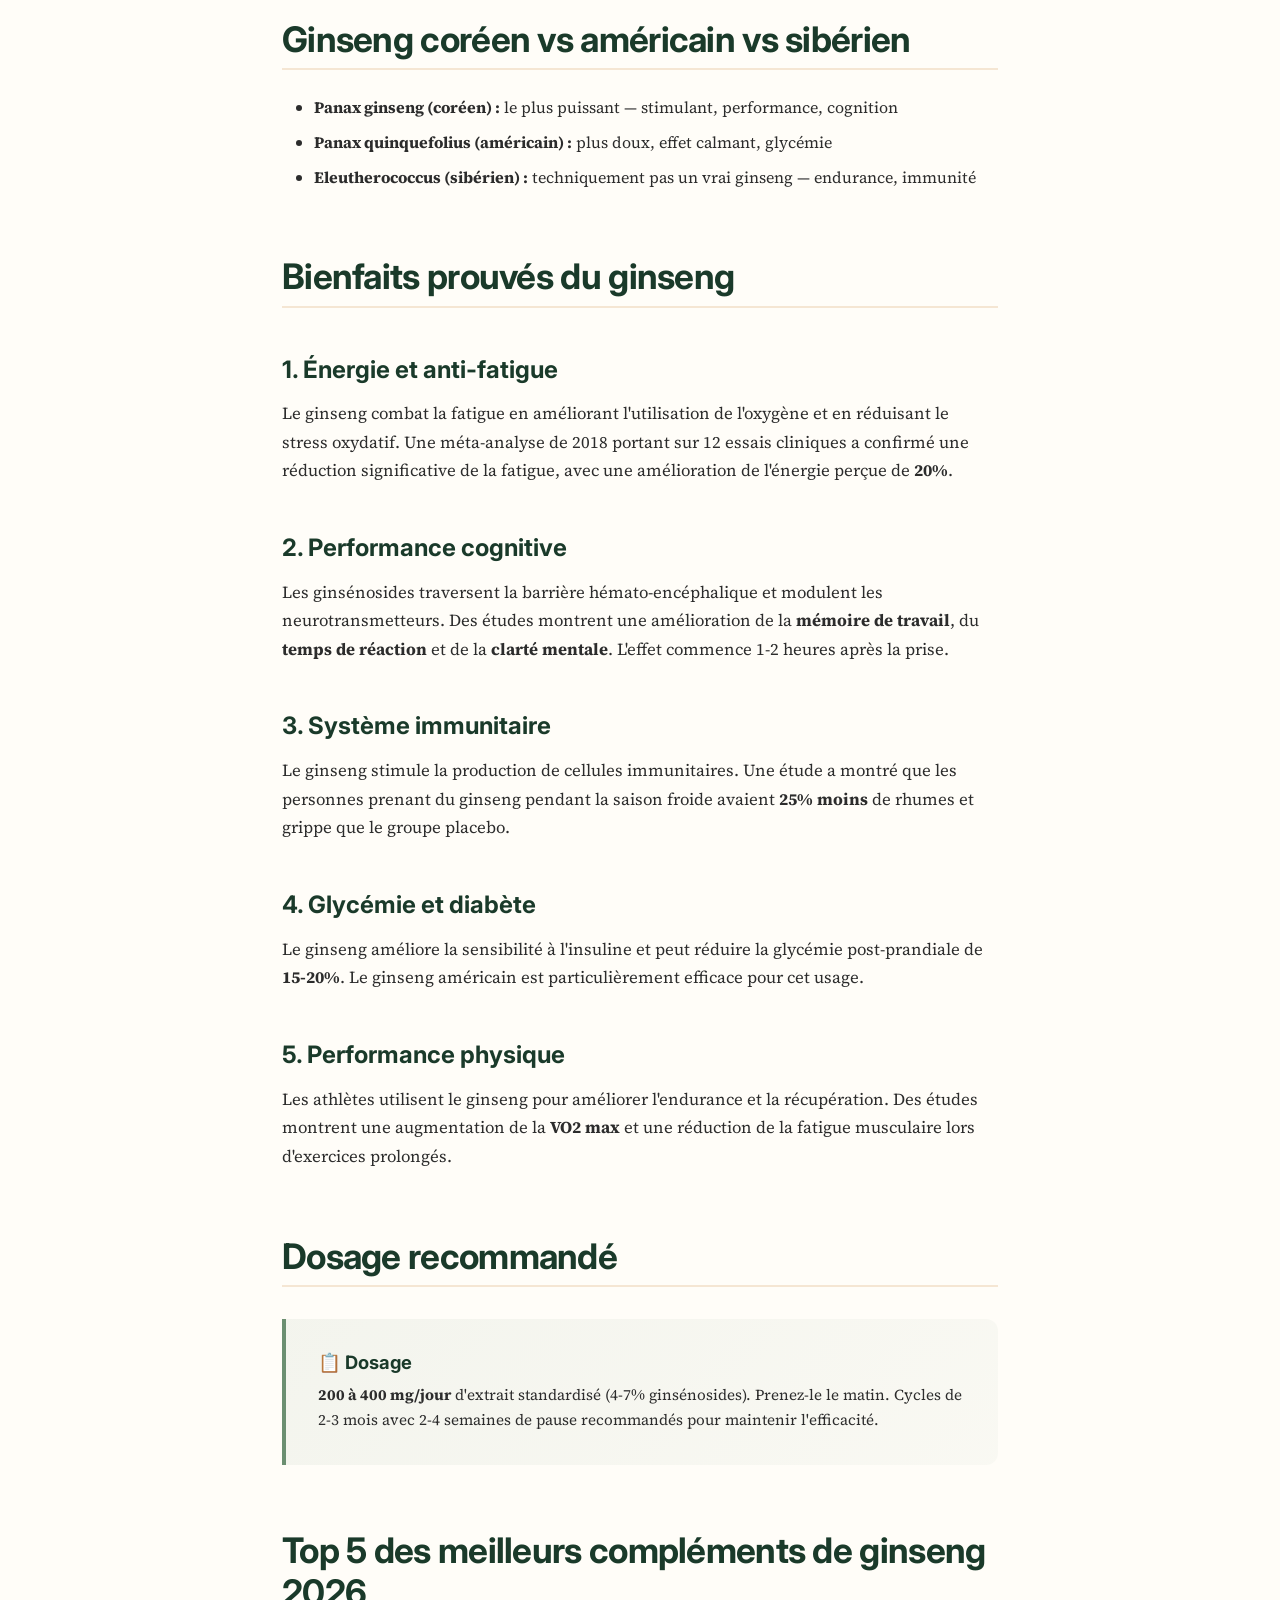
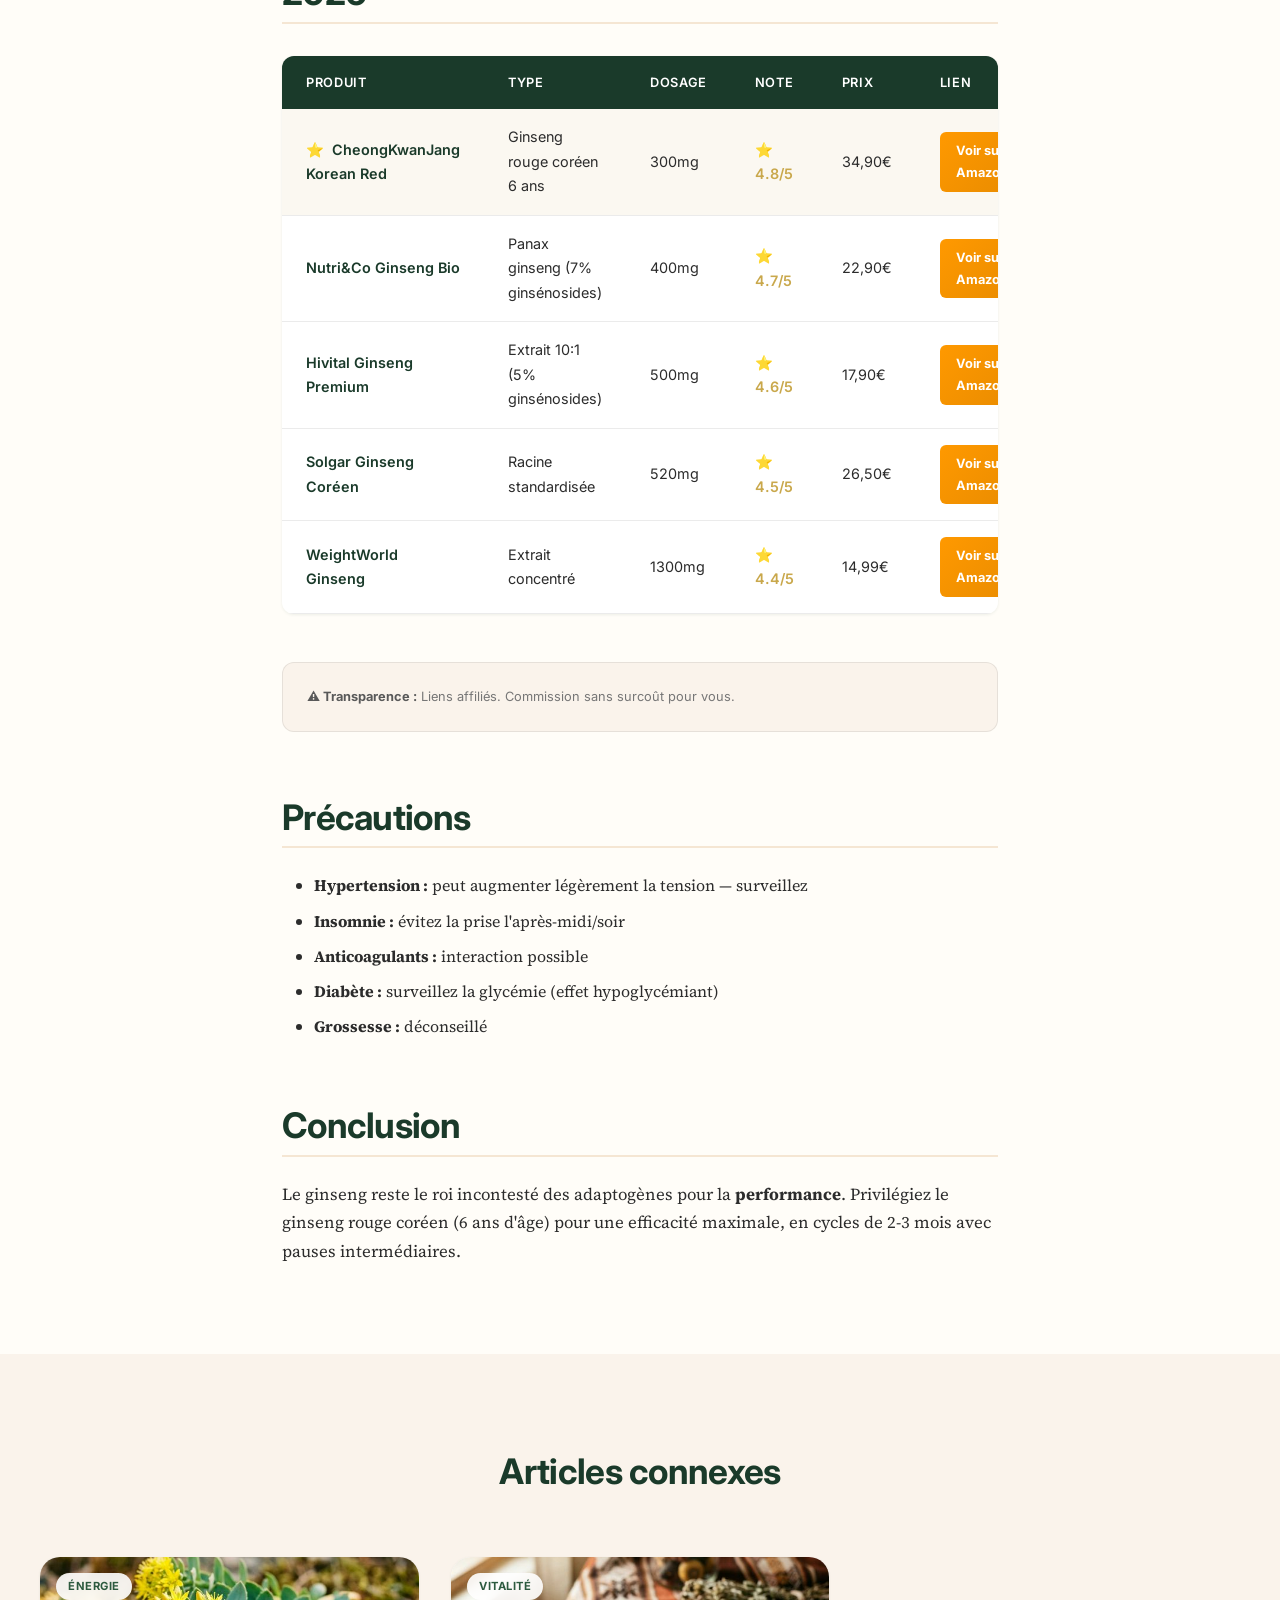
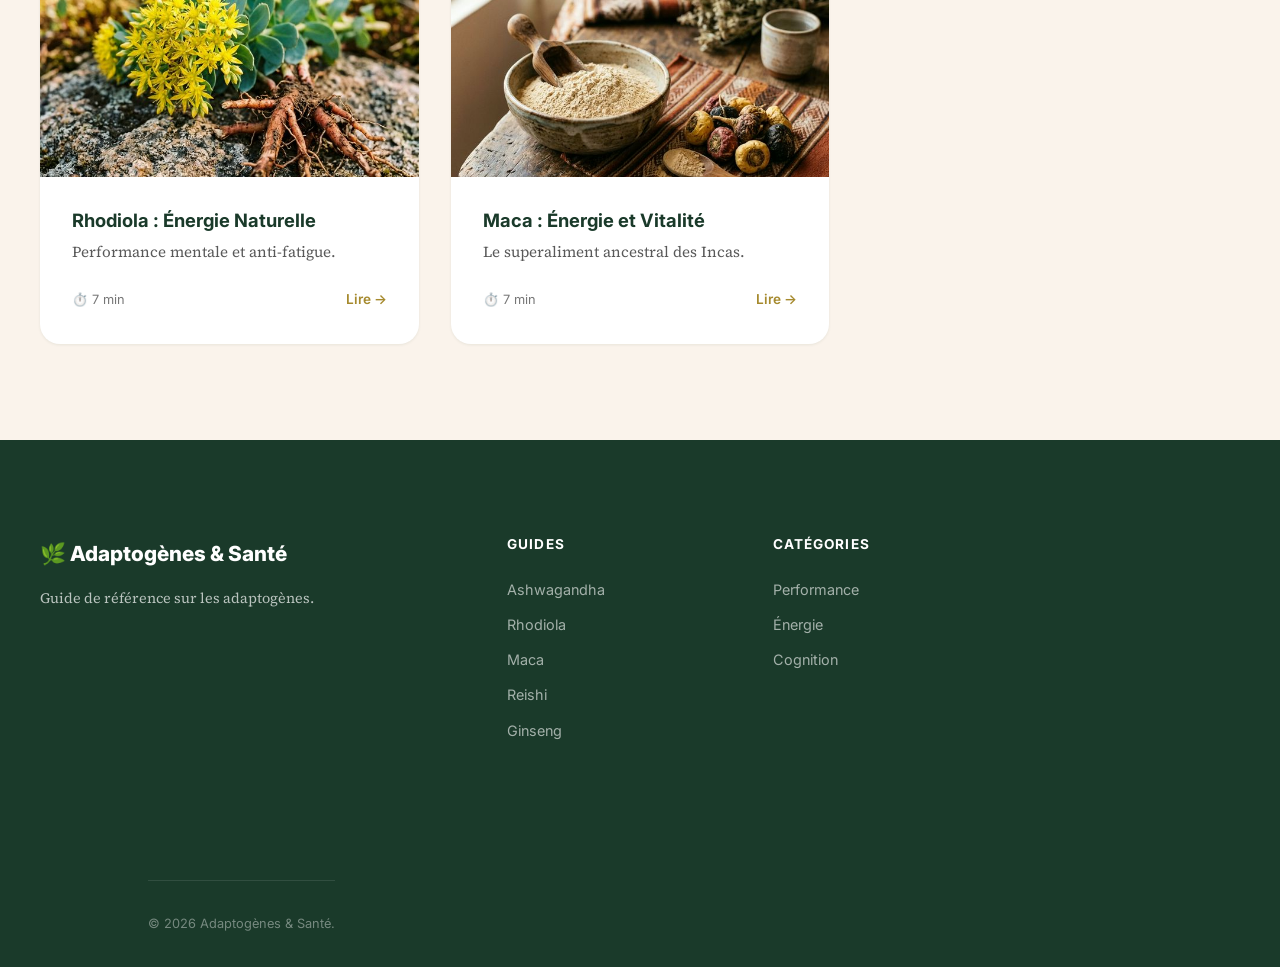
<file: articles/ginseng.html>
<!DOCTYPE html>
<html lang="fr">

<head>
    <meta charset="UTF-8">
    <meta name="viewport" content="width=device-width, initial-scale=1.0">
  <meta name="google-site-verification" content="WqTJktWMN5g8sDTtK3nlK8eDMbqUvQowWEj452rS_Zg" />
    <link rel="icon" type="image/png" sizes="32x32" href="../images/favicon-32.png">
    <link rel="icon" type="image/png" sizes="16x16" href="../images/favicon-16.png">
    <link rel="apple-touch-icon" sizes="180x180" href="../images/apple-touch-icon.png">
    <title>Ginseng : Le Roi des Adaptogènes pour la Performance — Guide 2026</title>
    <meta name="description"
        content="Guide complet sur le ginseng (Panax ginseng) : bienfaits sur l'énergie, la cognition et les performances. Dosage et meilleurs compléments 2026.">
    <link rel="canonical" href="https://adaptogenes-sante.github.io/articles/ginseng.html">
    <meta property="og:title" content="Ginseng : Le Roi des Adaptogènes pour la Performance">
    <meta property="og:type" content="article">
    <meta property="og:locale" content="fr_FR">
    <link rel="preconnect" href="https://fonts.googleapis.com">
  <link rel="preconnect" href="https://fonts.gstatic.com" crossorigin>
  <link rel="stylesheet" href="https://fonts.googleapis.com/css2?family=Inter:wght@300;400;500;600;700;800&family=Source+Serif+4:ital,wght@0,300;0,400;0,600;0,700;1,400&display=swap" media="print" onload="this.media='all'">
  <link rel="stylesheet" href="../css/style.css">
    <script type="application/ld+json">
  {"@context":"https://schema.org","@type":"Article","headline":"Ginseng : Le Roi des Adaptogènes pour la Performance","author":{"@type":"Organization","name":"Adaptogènes & Santé"},"datePublished":"2026-04-01","dateModified":"2026-04-05"}
  </script>
</head>

<body>
    <nav class="nav" id="nav">
        <div class="nav-inner"><a href="../index.html" class="nav-logo"><img src="../images/logo.png" alt="Logo" class="logo-img" width="36" height="36"> Adaptogènes &
                Santé</a>
            <ul class="nav-links" id="navLinks">
                <li><a href="../index.html#adaptogens">Les Adaptogènes</a></li>
                <li><a href="../index.html#articles">Nos Guides</a></li>
            </ul>
                aria-label="Menu"><span></span><span></span><span></span></button>
        </div>
    </nav>

    <header class="article-hero">
        <div class="article-hero-inner">
            <div class="article-breadcrumb"><a href="../index.html">Accueil</a> <span>›</span> <a
                    href="../index.html#articles">Guides</a> <span>›</span> <span>Ginseng</span></div>
            <h1>Ginseng : Le Roi des Adaptogènes pour la Performance</h1>
            <div class="article-meta"><span>📅 5 avril 2026</span><span>⏱️ 7 min</span><span>🏷️ Performance, Énergie,
                    Cognition</span></div>
        </div>
    </header>

    <main class="article-content">
        <img src="../images/ginseng.png" alt="Racine de ginseng frais"
            style="border-radius:var(--radius-lg);margin-bottom:var(--space-2xl);width:100%;">

        <p>Le <strong>ginseng</strong> (<em>Panax ginseng</em>) est l'un des adaptogènes les plus anciens et les plus
            étudiés. Utilisé depuis 5 000 ans en médecine traditionnelle coréenne et chinoise, il est considéré comme la
            "racine de vie" pour ses effets sur l'<strong>énergie</strong>, la <strong>cognition</strong> et les
            <strong>performances globales</strong>.</p>

        <div class="info-box">
            <h4>💡 En bref</h4>
            <p>Le ginseng contient des <strong>ginsénosides</strong>, des composés uniques qui améliorent l'énergie de
                <strong>20%</strong>, les fonctions cognitives de <strong>15%</strong> et renforcent le système
                immunitaire. Le ginseng coréen rouge (fermenté) est la forme la plus puissante.</p>
        </div>

        <h2>Ginseng coréen vs américain vs sibérien</h2>
        <ul>
            <li><strong>Panax ginseng (coréen) :</strong> le plus puissant — stimulant, performance, cognition</li>
            <li><strong>Panax quinquefolius (américain) :</strong> plus doux, effet calmant, glycémie</li>
            <li><strong>Eleutherococcus (sibérien) :</strong> techniquement pas un vrai ginseng — endurance, immunité
            </li>
        </ul>

        <h2>Bienfaits prouvés du ginseng</h2>

        <h3>1. Énergie et anti-fatigue</h3>
        <p>Le ginseng combat la fatigue en améliorant l'utilisation de l'oxygène et en réduisant le stress oxydatif. Une
            méta-analyse de 2018 portant sur 12 essais cliniques a confirmé une réduction significative de la fatigue,
            avec une amélioration de l'énergie perçue de <strong>20%</strong>.</p>

        <h3>2. Performance cognitive</h3>
        <p>Les ginsénosides traversent la barrière hémato-encéphalique et modulent les neurotransmetteurs. Des études
            montrent une amélioration de la <strong>mémoire de travail</strong>, du <strong>temps de réaction</strong>
            et de la <strong>clarté mentale</strong>. L'effet commence 1-2 heures après la prise.</p>

        <h3>3. Système immunitaire</h3>
        <p>Le ginseng stimule la production de cellules immunitaires. Une étude a montré que les personnes prenant du
            ginseng pendant la saison froide avaient <strong>25% moins</strong> de rhumes et grippe que le groupe
            placebo.</p>

        <h3>4. Glycémie et diabète</h3>
        <p>Le ginseng améliore la sensibilité à l'insuline et peut réduire la glycémie post-prandiale de
            <strong>15-20%</strong>. Le ginseng américain est particulièrement efficace pour cet usage.</p>

        <h3>5. Performance physique</h3>
        <p>Les athlètes utilisent le ginseng pour améliorer l'endurance et la récupération. Des études montrent une
            augmentation de la <strong>VO2 max</strong> et une réduction de la fatigue musculaire lors d'exercices
            prolongés.</p>

        <h2>Dosage recommandé</h2>
        <div class="info-box">
            <h4>📋 Dosage</h4>
            <p><strong>200 à 400 mg/jour</strong> d'extrait standardisé (4-7% ginsénosides). Prenez-le le matin. Cycles
                de 2-3 mois avec 2-4 semaines de pause recommandés pour maintenir l'efficacité.</p>
        </div>

        <h2>Top 5 des meilleurs compléments de ginseng 2026</h2>
        <div class="product-table-wrapper">
            <table class="product-table">
                <thead>
                    <tr>
                        <th>Produit</th>
                        <th>Type</th>
                        <th>Dosage</th>
                        <th>Note</th>
                        <th>Prix</th>
                        <th>Lien</th>
                    </tr>
                </thead>
                <tbody>
                    <tr class="best-pick">
                        <td class="product-name">CheongKwanJang Korean Red</td>
                        <td>Ginseng rouge coréen 6 ans</td>
                        <td>300mg</td>
                        <td class="product-rating">⭐ 4.8/5</td>
                        <td>34,90€</td>
                        <td><a href="https://www.amazon.fr/dp/B00DN9I2AK?tag=adaptogene-21" class="btn-table-amazon"
                                target="_blank" rel="noopener sponsored">Voir sur Amazon</a></td>
                    </tr>
                    <tr>
                        <td class="product-name">Nutri&Co Ginseng Bio</td>
                        <td>Panax ginseng (7% ginsénosides)</td>
                        <td>400mg</td>
                        <td class="product-rating">⭐ 4.7/5</td>
                        <td>22,90€</td>
                        <td><a href="https://www.amazon.fr/dp/B0CBJYH2YQ?tag=adaptogene-21" class="btn-table-amazon"
                                target="_blank" rel="noopener sponsored">Voir sur Amazon</a></td>
                    </tr>
                    <tr>
                        <td class="product-name">Hivital Ginseng Premium</td>
                        <td>Extrait 10:1 (5% ginsénosides)</td>
                        <td>500mg</td>
                        <td class="product-rating">⭐ 4.6/5</td>
                        <td>17,90€</td>
                        <td><a href="https://www.amazon.fr/dp/B07888W44N?tag=adaptogene-21" class="btn-table-amazon"
                                target="_blank" rel="noopener sponsored">Voir sur Amazon</a></td>
                    </tr>
                    <tr>
                        <td class="product-name">Solgar Ginseng Coréen</td>
                        <td>Racine standardisée</td>
                        <td>520mg</td>
                        <td class="product-rating">⭐ 4.5/5</td>
                        <td>26,50€</td>
                        <td><a href="https://www.amazon.fr/dp/B0F6LR76JK?tag=adaptogene-21" class="btn-table-amazon"
                                target="_blank" rel="noopener sponsored">Voir sur Amazon</a></td>
                    </tr>
                    <tr>
                        <td class="product-name">WeightWorld Ginseng</td>
                        <td>Extrait concentré</td>
                        <td>1300mg</td>
                        <td class="product-rating">⭐ 4.4/5</td>
                        <td>14,99€</td>
                        <td><a href="https://www.amazon.fr/dp/B0BNW579KW?tag=adaptogene-21" class="btn-table-amazon"
                                target="_blank" rel="noopener sponsored">Voir sur Amazon</a></td>
                    </tr>
                </tbody>
            </table>
        </div>

        <div class="affiliate-disclaimer"><strong>⚠️ Transparence :</strong> Liens affiliés. Commission sans surcoût
            pour vous.</div>

        <h2>Précautions</h2>
        <ul>
            <li><strong>Hypertension :</strong> peut augmenter légèrement la tension — surveillez</li>
            <li><strong>Insomnie :</strong> évitez la prise l'après-midi/soir</li>
            <li><strong>Anticoagulants :</strong> interaction possible</li>
            <li><strong>Diabète :</strong> surveillez la glycémie (effet hypoglycémiant)</li>
            <li><strong>Grossesse :</strong> déconseillé</li>
        </ul>

        <h2>Conclusion</h2>
        <p>Le ginseng reste le roi incontesté des adaptogènes pour la <strong>performance</strong>. Privilégiez le
            ginseng rouge coréen (6 ans d'âge) pour une efficacité maximale, en cycles de 2-3 mois avec pauses
            intermédiaires.</p>
    </main>

    <section class="related-articles">
        <div class="related-articles-inner">
            <h2>Articles connexes</h2>
            <div class="related-grid">
                <article class="article-card">
                    <div class="article-card-image"><img src="../images/rhodiola.png" alt="Rhodiola"
                            loading="lazy"><span class="article-card-tag">Énergie</span></div>
                    <div class="article-card-body">
                        <h3><a href="rhodiola.html">Rhodiola : Énergie Naturelle</a></h3>
                        <p class="article-card-excerpt">Performance mentale et anti-fatigue.</p>
                        <div class="article-card-meta"><span class="read-time">⏱️ 7 min</span><a href="rhodiola.html"
                                class="read-more-link">Lire →</a></div>
                    </div>
                </article>
                <article class="article-card">
                    <div class="article-card-image"><img src="../images/maca.png" alt="Maca" loading="lazy"><span
                            class="article-card-tag">Vitalité</span></div>
                    <div class="article-card-body">
                        <h3><a href="maca.html">Maca : Énergie et Vitalité</a></h3>
                        <p class="article-card-excerpt">Le superaliment ancestral des Incas.</p>
                        <div class="article-card-meta"><span class="read-time">⏱️ 7 min</span><a href="maca.html"
                                class="read-more-link">Lire →</a></div>
                    </div>
                </article>
            </div>
        </div>
    </section>

    <footer class="footer">
        <div class="footer-inner">
            <div class="footer-brand">
                <div class="footer-logo">🌿 Adaptogènes & Santé</div>
                <p>Guide de référence sur les adaptogènes.</p>
            </div>
            <div class="footer-col">
                <h4>Guides</h4>
                <ul>
                    <li><a href="ashwagandha.html">Ashwagandha</a></li>
                    <li><a href="rhodiola.html">Rhodiola</a></li>
                    <li><a href="maca.html">Maca</a></li>
                    <li><a href="reishi.html">Reishi</a></li>
                    <li><a href="ginseng.html">Ginseng</a></li>
                </ul>
            </div>
            <div class="footer-col">
                <h4>Catégories</h4>
                <ul>
                    <li><a href="#">Performance</a></li>
                    <li><a href="#">Énergie</a></li>
                    <li><a href="#">Cognition</a></li>
                </ul>
            </div>
            <div class="footer-col">
        </div>
        <div class="footer-bottom"><span>© 2026 Adaptogènes & Santé.</span></div>
    </footer>
    <script src="../js/main.js" defer></script>
</body>

</html>
</file>
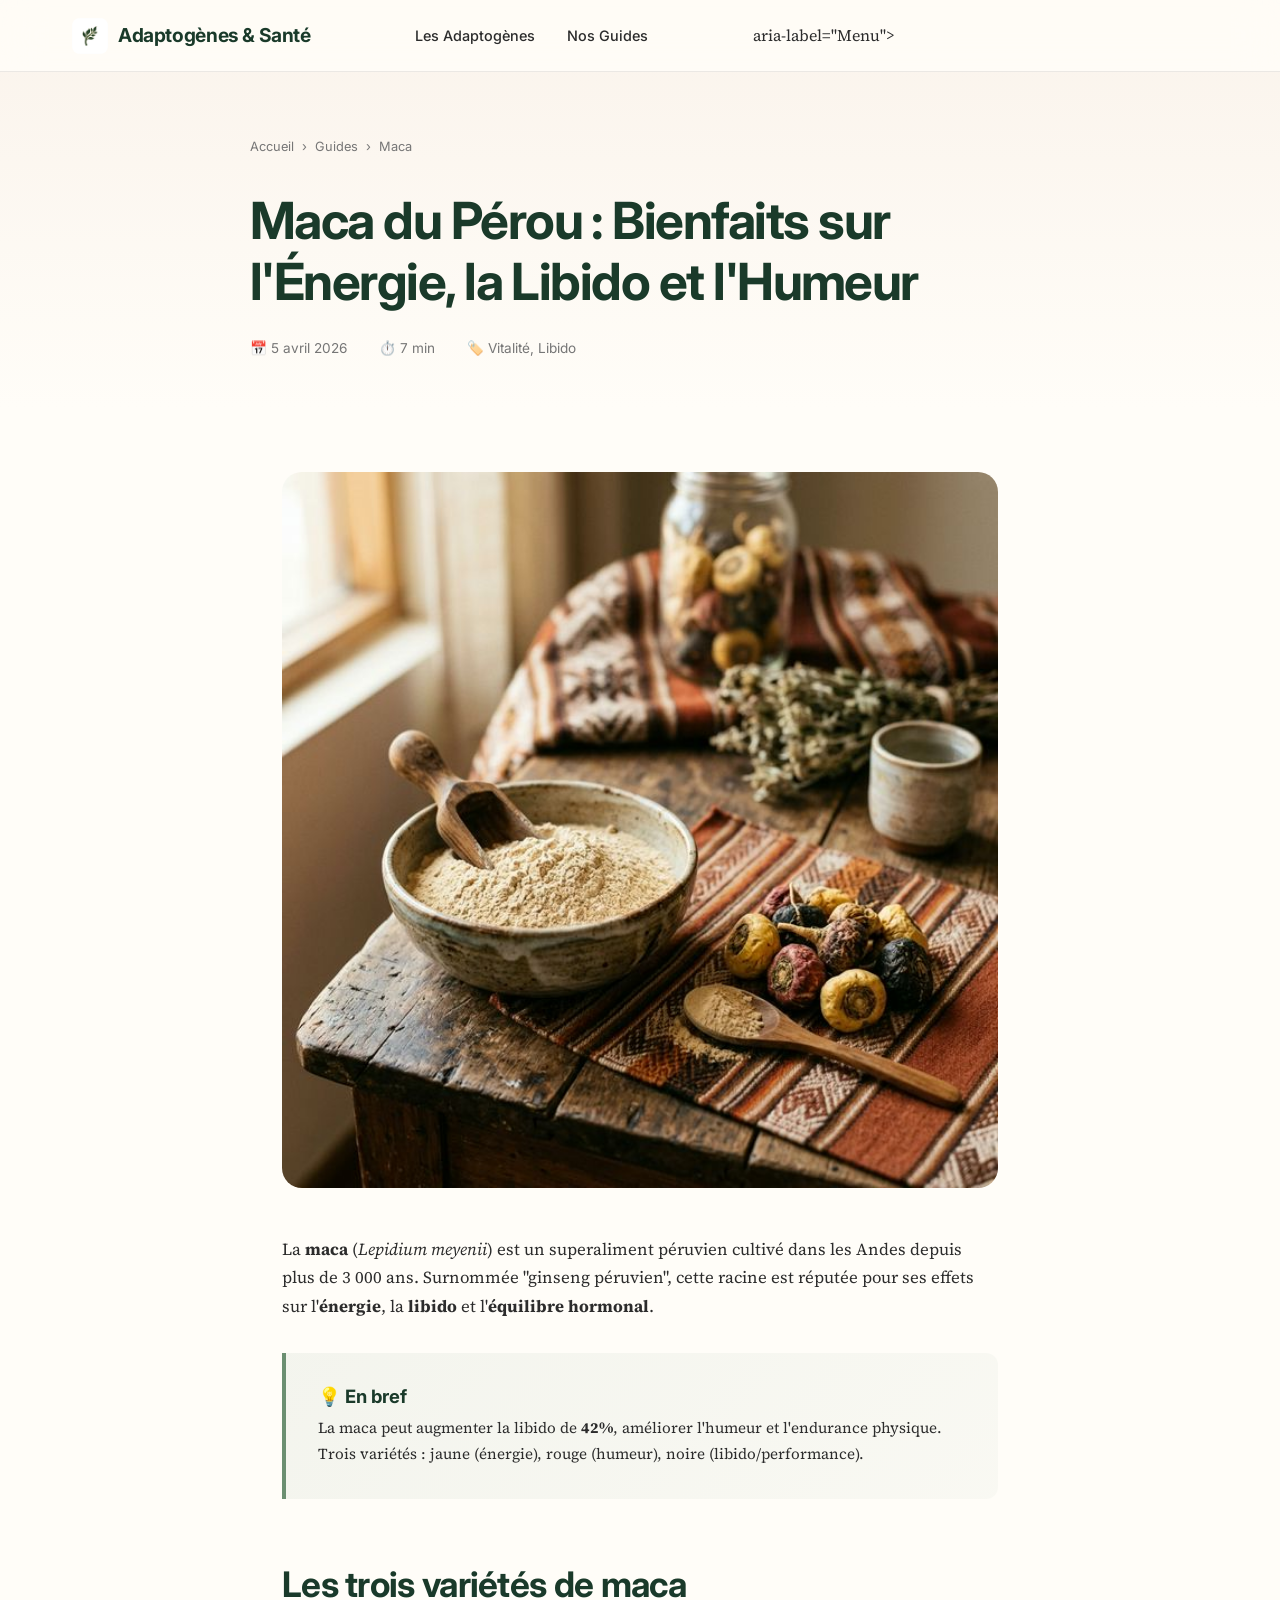
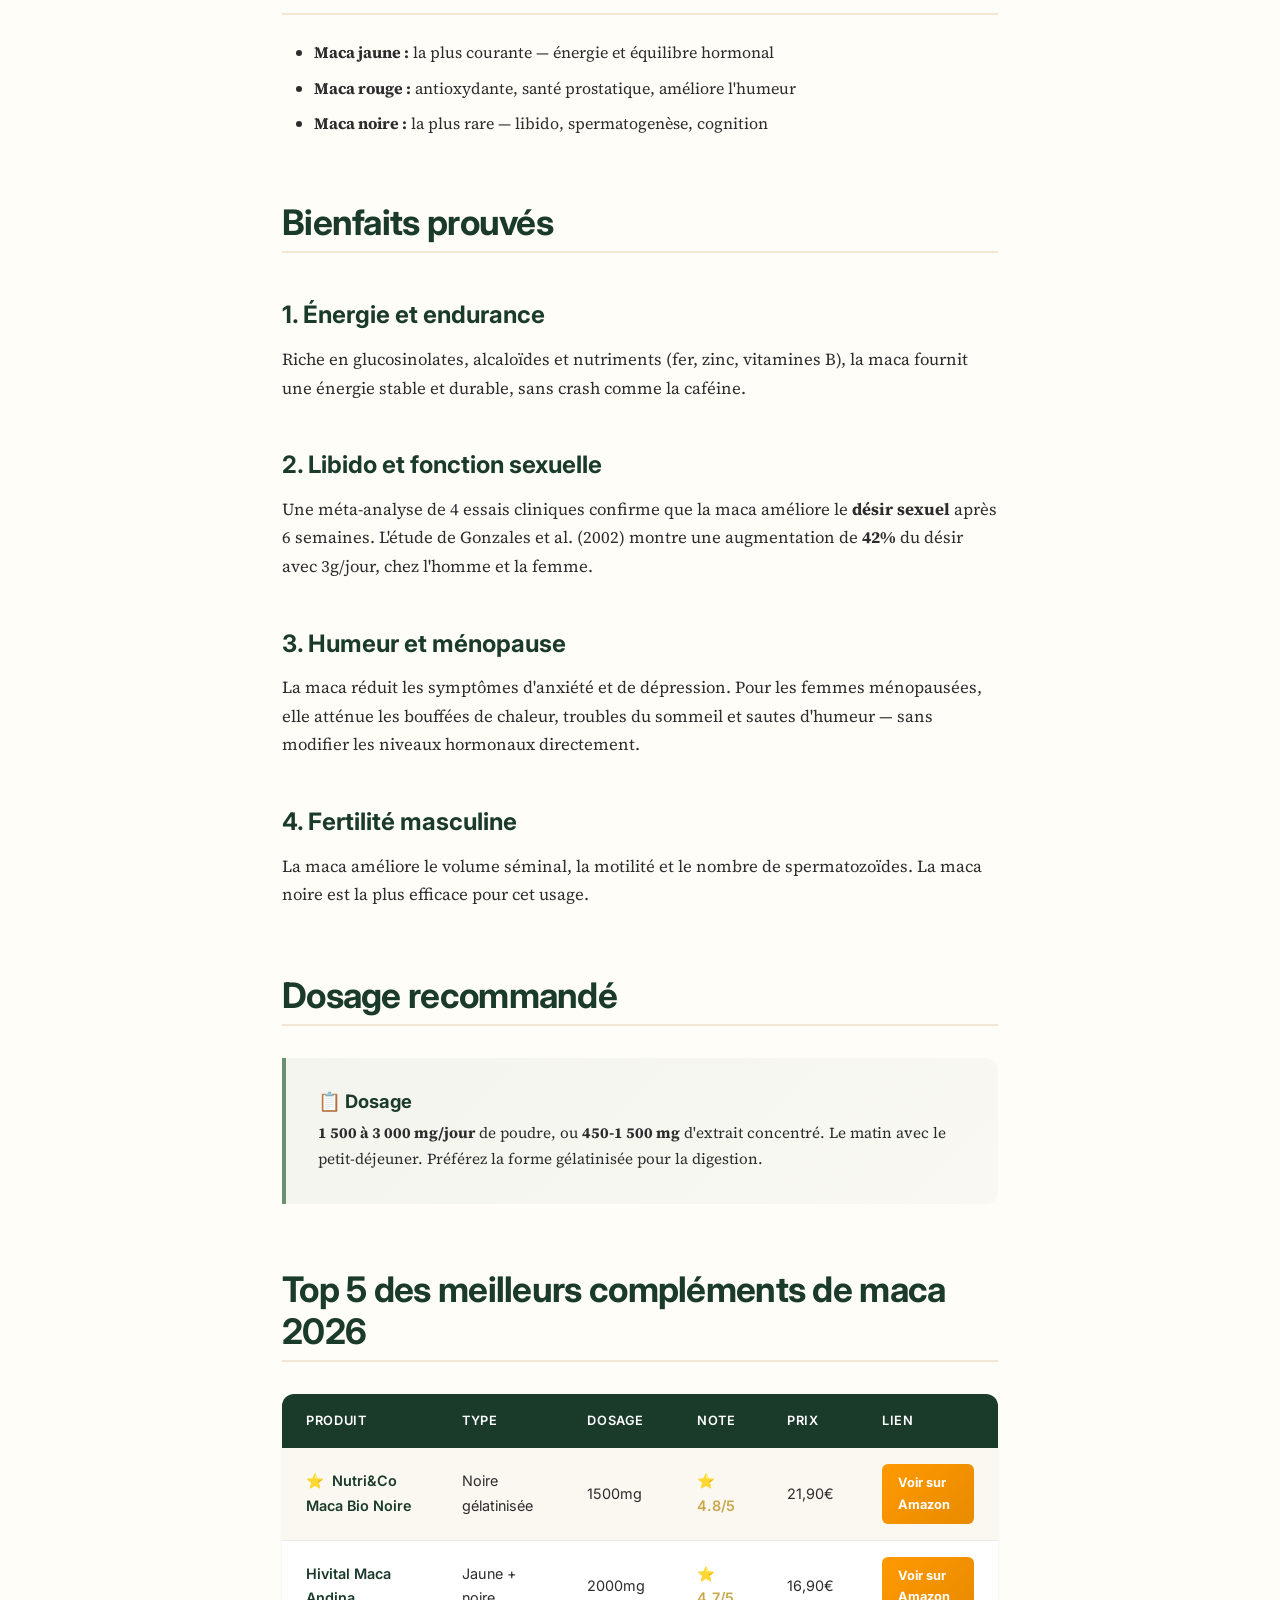
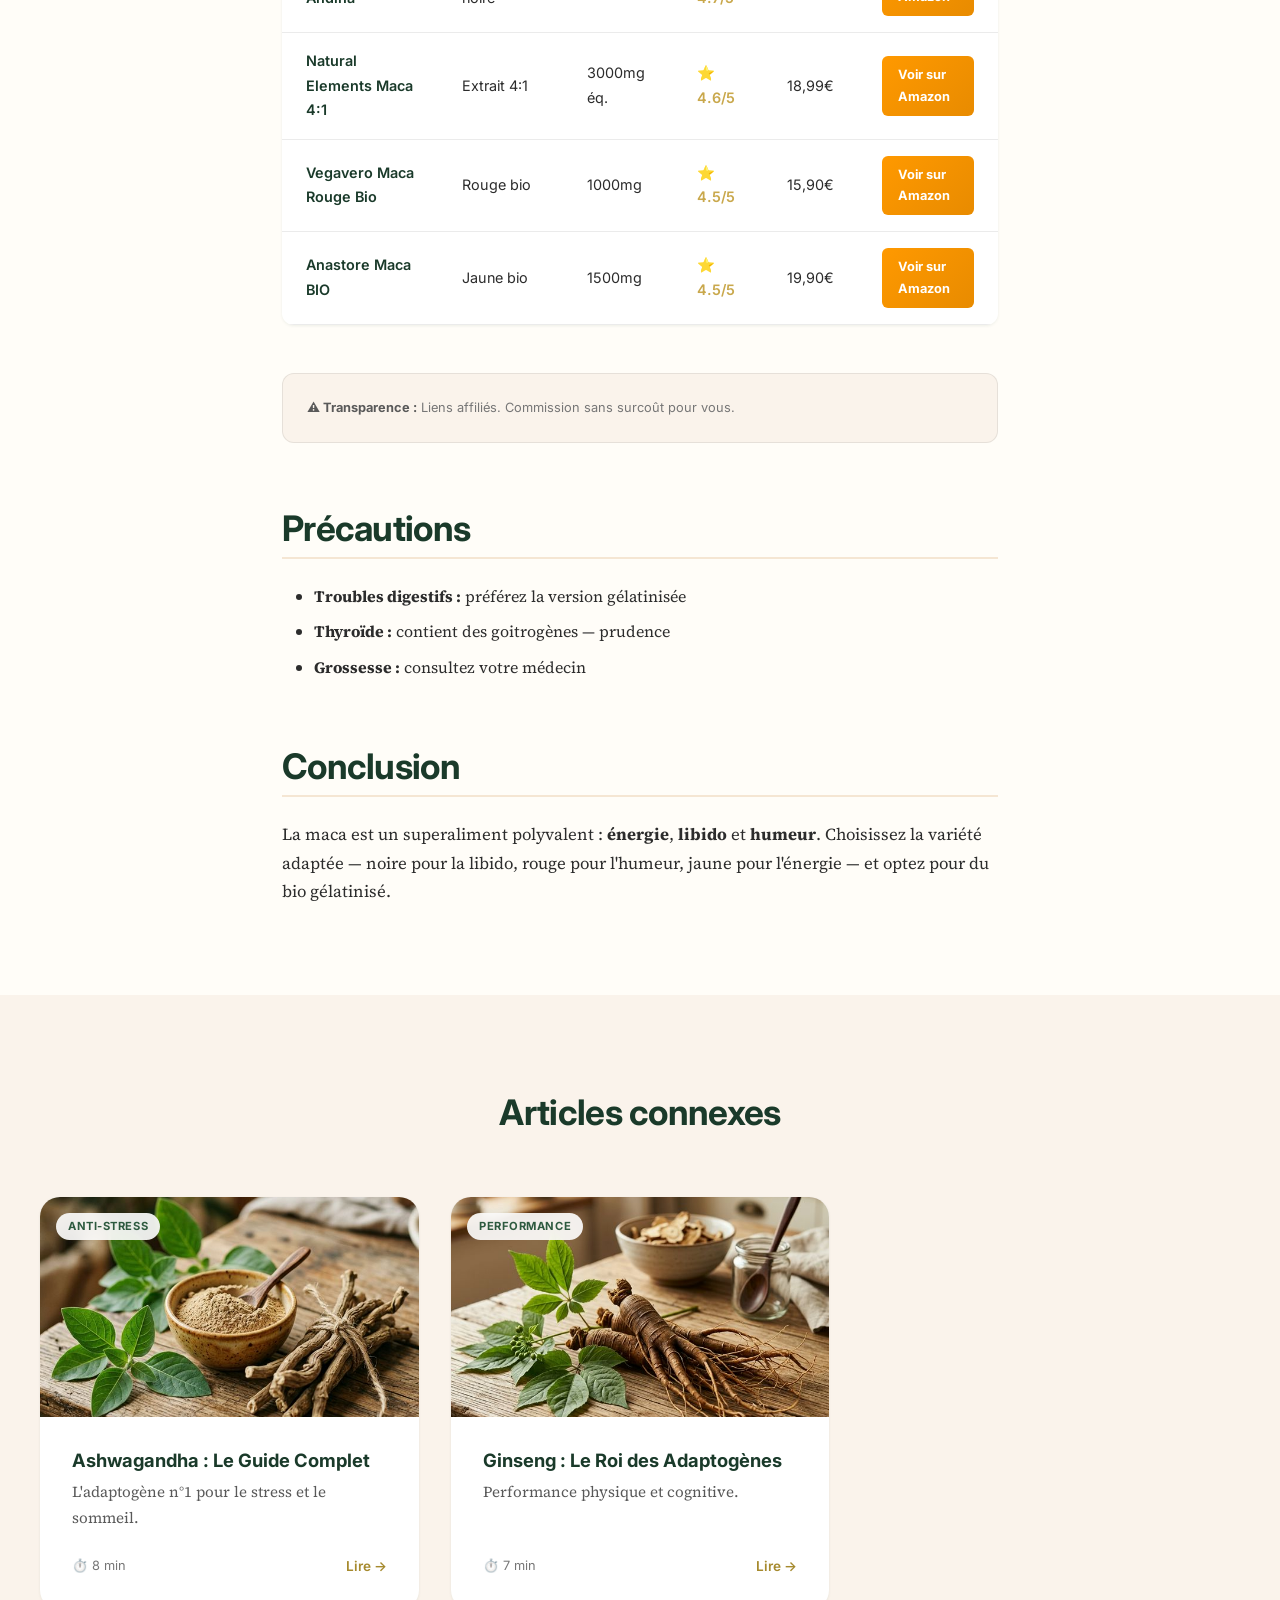
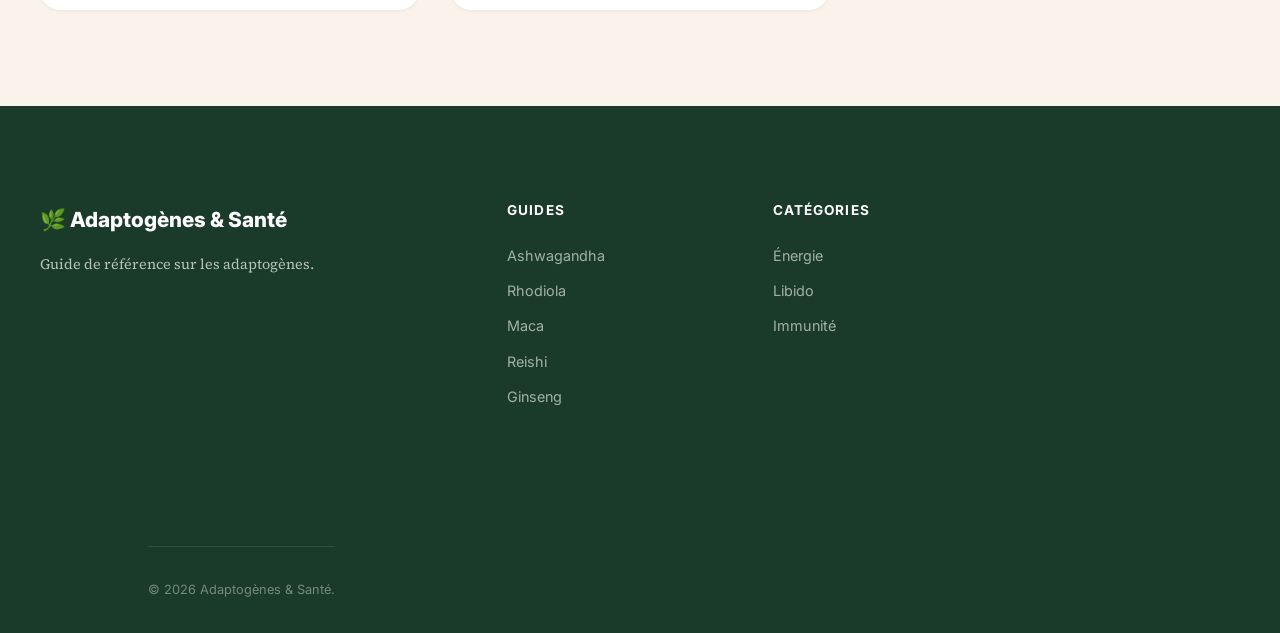
<file: articles/maca.html>
<!DOCTYPE html>
<html lang="fr">

<head>
    <meta charset="UTF-8">
    <meta name="viewport" content="width=device-width, initial-scale=1.0">
  <meta name="google-site-verification" content="WqTJktWMN5g8sDTtK3nlK8eDMbqUvQowWEj452rS_Zg" />
    <link rel="icon" type="image/png" sizes="32x32" href="../images/favicon-32.png">
    <link rel="icon" type="image/png" sizes="16x16" href="../images/favicon-16.png">
    <link rel="apple-touch-icon" sizes="180x180" href="../images/apple-touch-icon.png">
    <title>Maca du Pérou : Bienfaits sur l'Énergie, la Libido et l'Humeur 2026</title>
    <meta name="description"
        content="Guide complet sur la maca du Pérou : bienfaits prouvés sur l'énergie, la libido et l'humeur. Dosage et meilleurs compléments 2026.">
    <link rel="canonical" href="https://adaptogenes-sante.github.io/articles/maca.html">
    <meta property="og:title" content="Maca du Pérou : Bienfaits Énergie, Libido et Humeur">
    <meta property="og:type" content="article">
    <meta property="og:locale" content="fr_FR">
    <link rel="preconnect" href="https://fonts.googleapis.com">
  <link rel="preconnect" href="https://fonts.gstatic.com" crossorigin>
  <link rel="stylesheet" href="https://fonts.googleapis.com/css2?family=Inter:wght@300;400;500;600;700;800&family=Source+Serif+4:ital,wght@0,300;0,400;0,600;0,700;1,400&display=swap" media="print" onload="this.media='all'">
  <link rel="stylesheet" href="../css/style.css">
    <script type="application/ld+json">
  {"@context":"https://schema.org","@type":"Article","headline":"Maca du Pérou : Bienfaits sur l'Énergie, la Libido et l'Humeur","author":{"@type":"Organization","name":"Adaptogènes & Santé"},"datePublished":"2026-04-01","dateModified":"2026-04-05"}
  </script>
</head>

<body>
    <nav class="nav" id="nav">
        <div class="nav-inner"><a href="../index.html" class="nav-logo"><img src="../images/logo.png" alt="Logo" class="logo-img" width="36" height="36"> Adaptogènes &
                Santé</a>
            <ul class="nav-links" id="navLinks">
                <li><a href="../index.html#adaptogens">Les Adaptogènes</a></li>
                <li><a href="../index.html#articles">Nos Guides</a></li>
            </ul>
                aria-label="Menu"><span></span><span></span><span></span></button>
        </div>
    </nav>

    <header class="article-hero">
        <div class="article-hero-inner">
            <div class="article-breadcrumb"><a href="../index.html">Accueil</a> <span>›</span> <a
                    href="../index.html#articles">Guides</a> <span>›</span> <span>Maca</span></div>
            <h1>Maca du Pérou : Bienfaits sur l'Énergie, la Libido et l'Humeur</h1>
            <div class="article-meta"><span>📅 5 avril 2026</span><span>⏱️ 7 min</span><span>🏷️ Vitalité, Libido</span>
            </div>
        </div>
    </header>

    <main class="article-content">
        <img src="../images/maca.png" alt="Maca du Pérou"
            style="border-radius:var(--radius-lg);margin-bottom:var(--space-2xl);width:100%;">

        <p>La <strong>maca</strong> (<em>Lepidium meyenii</em>) est un superaliment péruvien cultivé dans les Andes
            depuis plus de 3 000 ans. Surnommée "ginseng péruvien", cette racine est réputée pour ses effets sur
            l'<strong>énergie</strong>, la <strong>libido</strong> et l'<strong>équilibre hormonal</strong>.</p>

        <div class="info-box">
            <h4>💡 En bref</h4>
            <p>La maca peut augmenter la libido de <strong>42%</strong>, améliorer l'humeur et l'endurance physique.
                Trois variétés : jaune (énergie), rouge (humeur), noire (libido/performance).</p>
        </div>

        <h2>Les trois variétés de maca</h2>
        <ul>
            <li><strong>Maca jaune :</strong> la plus courante — énergie et équilibre hormonal</li>
            <li><strong>Maca rouge :</strong> antioxydante, santé prostatique, améliore l'humeur</li>
            <li><strong>Maca noire :</strong> la plus rare — libido, spermatogenèse, cognition</li>
        </ul>

        <h2>Bienfaits prouvés</h2>

        <h3>1. Énergie et endurance</h3>
        <p>Riche en glucosinolates, alcaloïdes et nutriments (fer, zinc, vitamines B), la maca fournit une énergie
            stable et durable, sans crash comme la caféine.</p>

        <h3>2. Libido et fonction sexuelle</h3>
        <p>Une méta-analyse de 4 essais cliniques confirme que la maca améliore le <strong>désir sexuel</strong> après 6
            semaines. L'étude de Gonzales et al. (2002) montre une augmentation de <strong>42%</strong> du désir avec
            3g/jour, chez l'homme et la femme.</p>

        <h3>3. Humeur et ménopause</h3>
        <p>La maca réduit les symptômes d'anxiété et de dépression. Pour les femmes ménopausées, elle atténue les
            bouffées de chaleur, troubles du sommeil et sautes d'humeur — sans modifier les niveaux hormonaux
            directement.</p>

        <h3>4. Fertilité masculine</h3>
        <p>La maca améliore le volume séminal, la motilité et le nombre de spermatozoïdes. La maca noire est la plus
            efficace pour cet usage.</p>

        <h2>Dosage recommandé</h2>
        <div class="info-box">
            <h4>📋 Dosage</h4>
            <p><strong>1 500 à 3 000 mg/jour</strong> de poudre, ou <strong>450-1 500 mg</strong> d'extrait concentré.
                Le matin avec le petit-déjeuner. Préférez la forme gélatinisée pour la digestion.</p>
        </div>

        <h2>Top 5 des meilleurs compléments de maca 2026</h2>
        <div class="product-table-wrapper">
            <table class="product-table">
                <thead>
                    <tr>
                        <th>Produit</th>
                        <th>Type</th>
                        <th>Dosage</th>
                        <th>Note</th>
                        <th>Prix</th>
                        <th>Lien</th>
                    </tr>
                </thead>
                <tbody>
                    <tr class="best-pick">
                        <td class="product-name">Nutri&Co Maca Bio Noire</td>
                        <td>Noire gélatinisée</td>
                        <td>1500mg</td>
                        <td class="product-rating">⭐ 4.8/5</td>
                        <td>21,90€</td>
                        <td><a href="https://www.amazon.fr/dp/B0112PBWXA?tag=adaptogene-21" class="btn-table-amazon"
                                target="_blank" rel="noopener sponsored">Voir sur Amazon</a></td>
                    </tr>
                    <tr>
                        <td class="product-name">Hivital Maca Andina</td>
                        <td>Jaune + noire</td>
                        <td>2000mg</td>
                        <td class="product-rating">⭐ 4.7/5</td>
                        <td>16,90€</td>
                        <td><a href="https://www.amazon.fr/dp/B0F18TJ694?tag=adaptogene-21" class="btn-table-amazon"
                                target="_blank" rel="noopener sponsored">Voir sur Amazon</a></td>
                    </tr>
                    <tr>
                        <td class="product-name">Natural Elements Maca 4:1</td>
                        <td>Extrait 4:1</td>
                        <td>3000mg éq.</td>
                        <td class="product-rating">⭐ 4.6/5</td>
                        <td>18,99€</td>
                        <td><a href="https://www.amazon.fr/dp/B0FDG2TCZL?tag=adaptogene-21" class="btn-table-amazon"
                                target="_blank" rel="noopener sponsored">Voir sur Amazon</a></td>
                    </tr>
                    <tr>
                        <td class="product-name">Vegavero Maca Rouge Bio</td>
                        <td>Rouge bio</td>
                        <td>1000mg</td>
                        <td class="product-rating">⭐ 4.5/5</td>
                        <td>15,90€</td>
                        <td><a href="https://www.amazon.fr/dp/B0BYJFQWKX?tag=adaptogene-21" class="btn-table-amazon"
                                target="_blank" rel="noopener sponsored">Voir sur Amazon</a></td>
                    </tr>
                    <tr>
                        <td class="product-name">Anastore Maca BIO</td>
                        <td>Jaune bio</td>
                        <td>1500mg</td>
                        <td class="product-rating">⭐ 4.5/5</td>
                        <td>19,90€</td>
                        <td><a href="https://www.amazon.fr/dp/B0DYP9K1MT?tag=adaptogene-21" class="btn-table-amazon"
                                target="_blank" rel="noopener sponsored">Voir sur Amazon</a></td>
                    </tr>
                </tbody>
            </table>
        </div>

        <div class="affiliate-disclaimer"><strong>⚠️ Transparence :</strong> Liens affiliés. Commission sans surcoût
            pour vous.</div>

        <h2>Précautions</h2>
        <ul>
            <li><strong>Troubles digestifs :</strong> préférez la version gélatinisée</li>
            <li><strong>Thyroïde :</strong> contient des goitrogènes — prudence</li>
            <li><strong>Grossesse :</strong> consultez votre médecin</li>
        </ul>

        <h2>Conclusion</h2>
        <p>La maca est un superaliment polyvalent : <strong>énergie</strong>, <strong>libido</strong> et
            <strong>humeur</strong>. Choisissez la variété adaptée — noire pour la libido, rouge pour l'humeur, jaune
            pour l'énergie — et optez pour du bio gélatinisé.</p>
    </main>

    <section class="related-articles">
        <div class="related-articles-inner">
            <h2>Articles connexes</h2>
            <div class="related-grid">
                <article class="article-card">
                    <div class="article-card-image"><img src="../images/ashwagandha.png" alt="Ashwagandha"
                            loading="lazy"><span class="article-card-tag">Anti-stress</span></div>
                    <div class="article-card-body">
                        <h3><a href="ashwagandha.html">Ashwagandha : Le Guide Complet</a></h3>
                        <p class="article-card-excerpt">L'adaptogène n°1 pour le stress et le sommeil.</p>
                        <div class="article-card-meta"><span class="read-time">⏱️ 8 min</span><a href="ashwagandha.html"
                                class="read-more-link">Lire →</a></div>
                    </div>
                </article>
                <article class="article-card">
                    <div class="article-card-image"><img src="../images/ginseng.png" alt="Ginseng" loading="lazy"><span
                            class="article-card-tag">Performance</span></div>
                    <div class="article-card-body">
                        <h3><a href="ginseng.html">Ginseng : Le Roi des Adaptogènes</a></h3>
                        <p class="article-card-excerpt">Performance physique et cognitive.</p>
                        <div class="article-card-meta"><span class="read-time">⏱️ 7 min</span><a href="ginseng.html"
                                class="read-more-link">Lire →</a></div>
                    </div>
                </article>
            </div>
        </div>
    </section>

    <footer class="footer">
        <div class="footer-inner">
            <div class="footer-brand">
                <div class="footer-logo">🌿 Adaptogènes & Santé</div>
                <p>Guide de référence sur les adaptogènes.</p>
            </div>
            <div class="footer-col">
                <h4>Guides</h4>
                <ul>
                    <li><a href="ashwagandha.html">Ashwagandha</a></li>
                    <li><a href="rhodiola.html">Rhodiola</a></li>
                    <li><a href="maca.html">Maca</a></li>
                    <li><a href="reishi.html">Reishi</a></li>
                    <li><a href="ginseng.html">Ginseng</a></li>
                </ul>
            </div>
            <div class="footer-col">
                <h4>Catégories</h4>
                <ul>
                    <li><a href="#">Énergie</a></li>
                    <li><a href="#">Libido</a></li>
                    <li><a href="#">Immunité</a></li>
                </ul>
            </div>
            <div class="footer-col">
        </div>
        <div class="footer-bottom"><span>© 2026 Adaptogènes & Santé.</span></div>
    </footer>
    <script src="../js/main.js" defer></script>
</body>

</html>
</file>
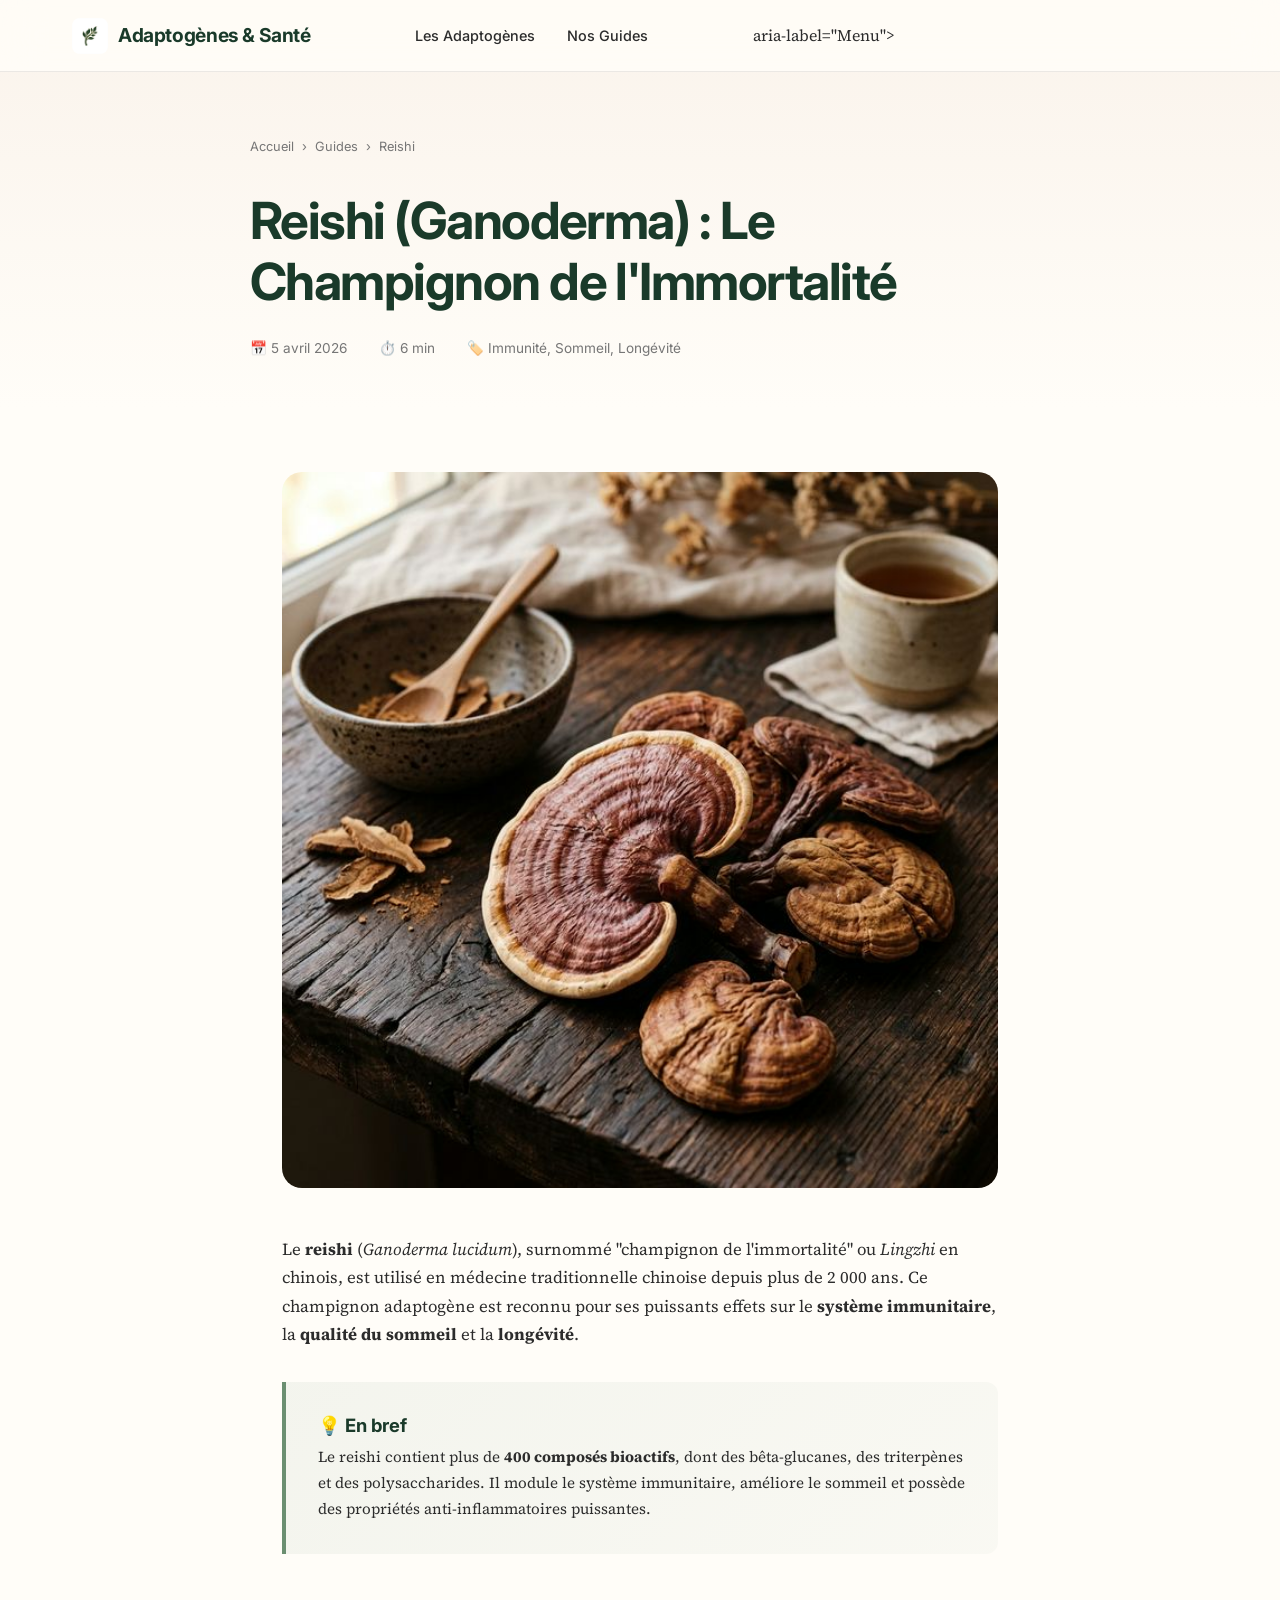
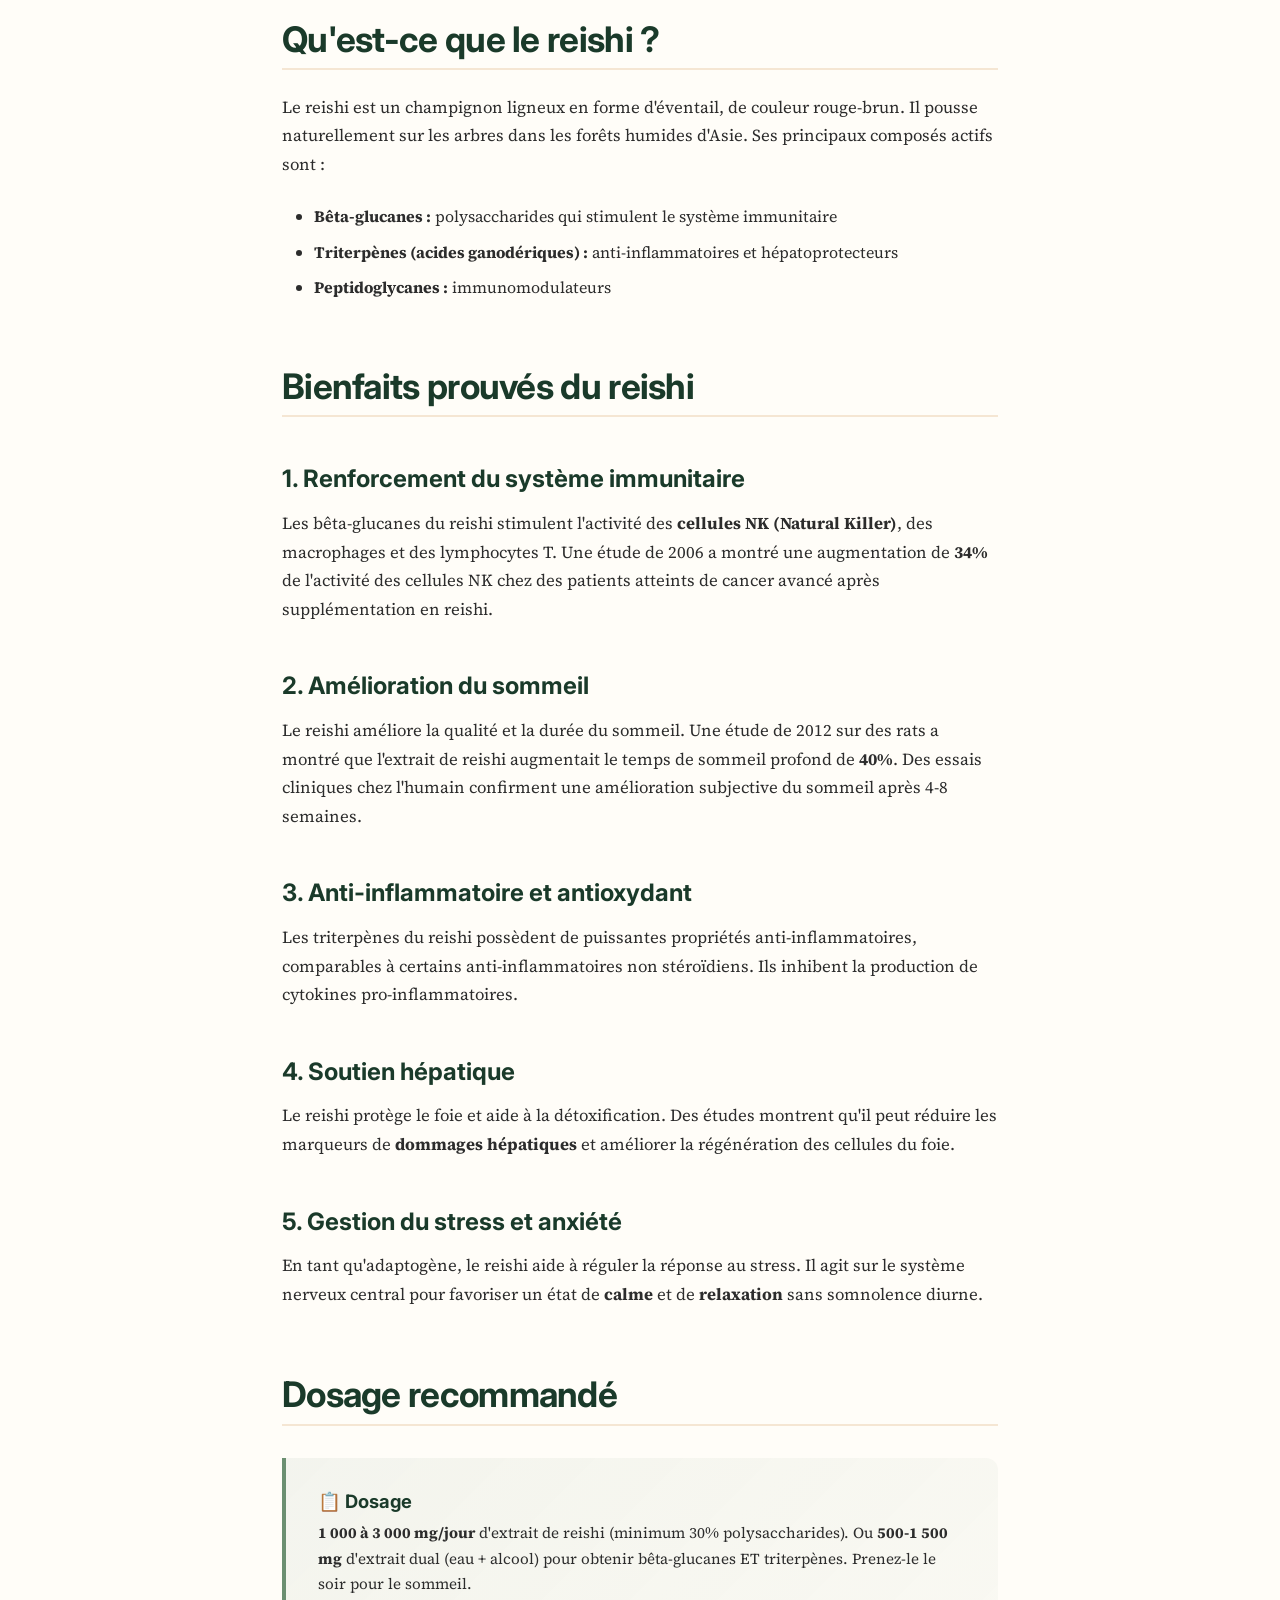
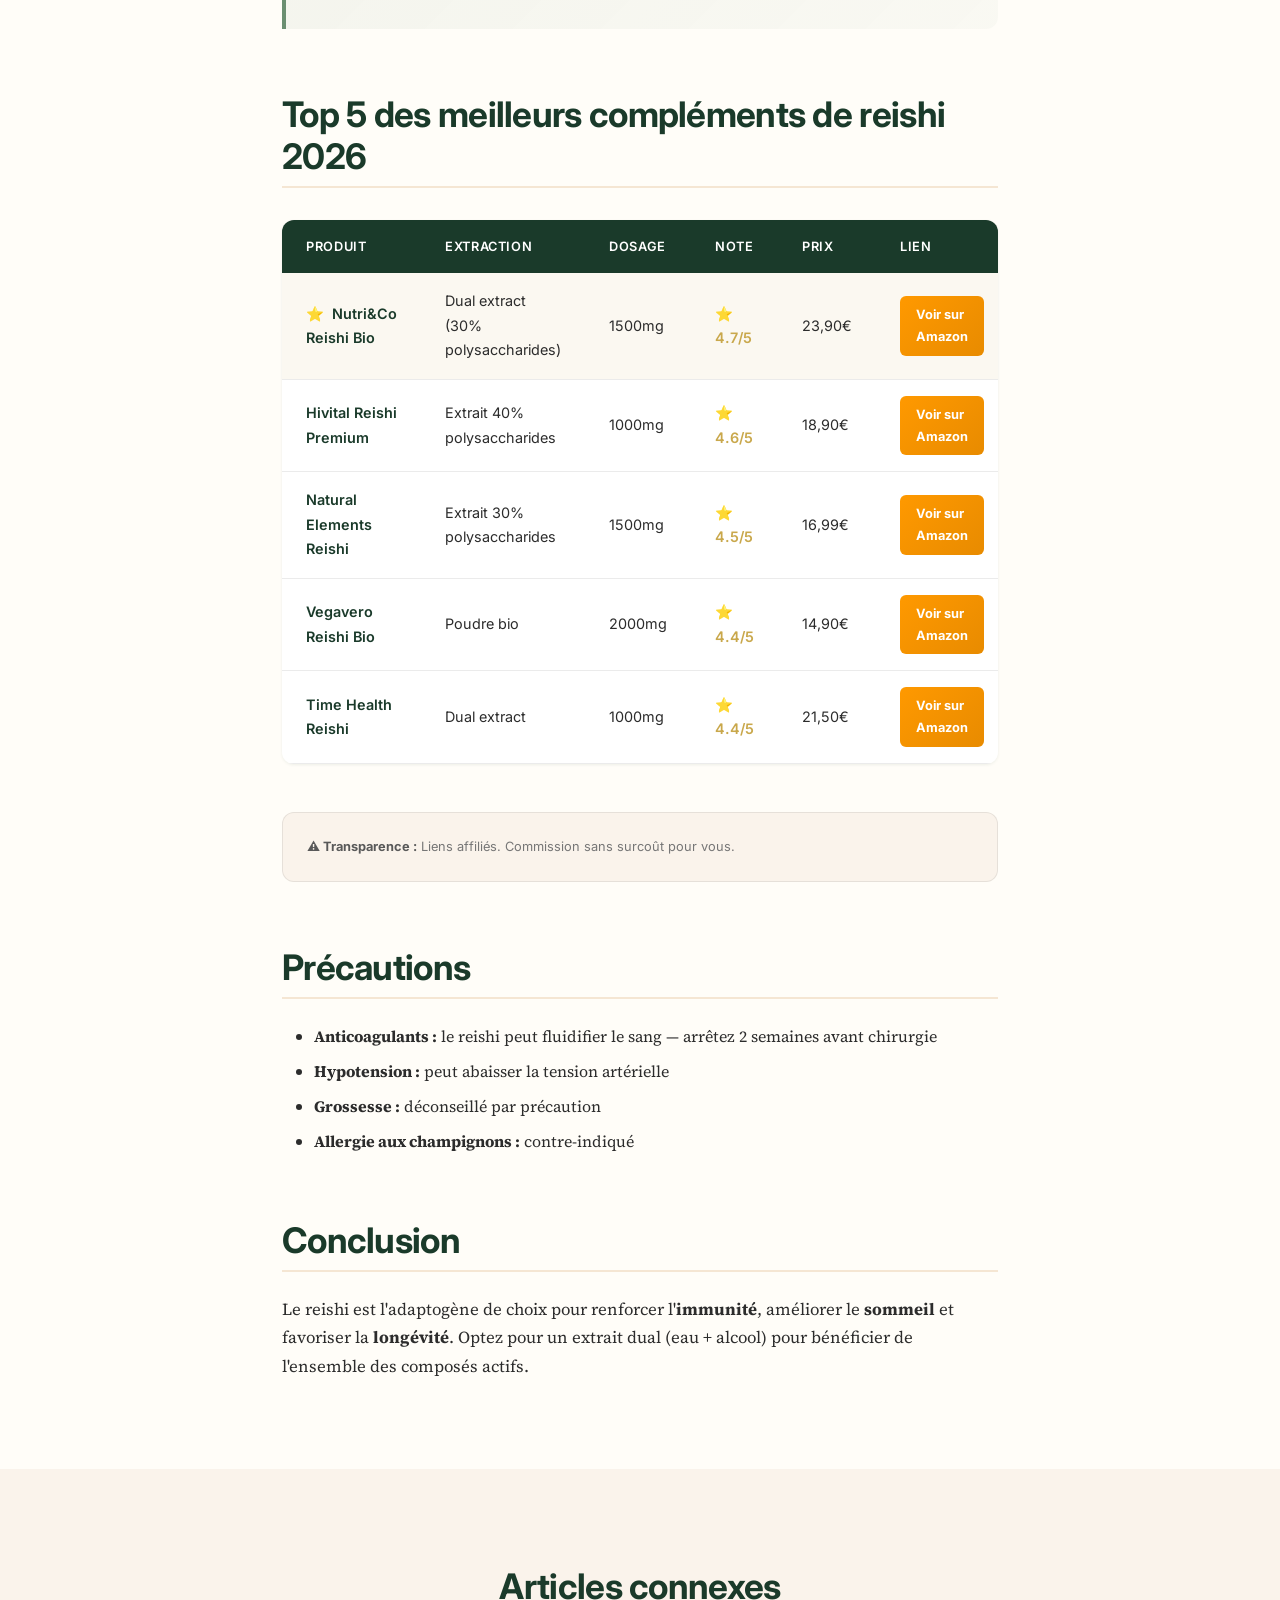
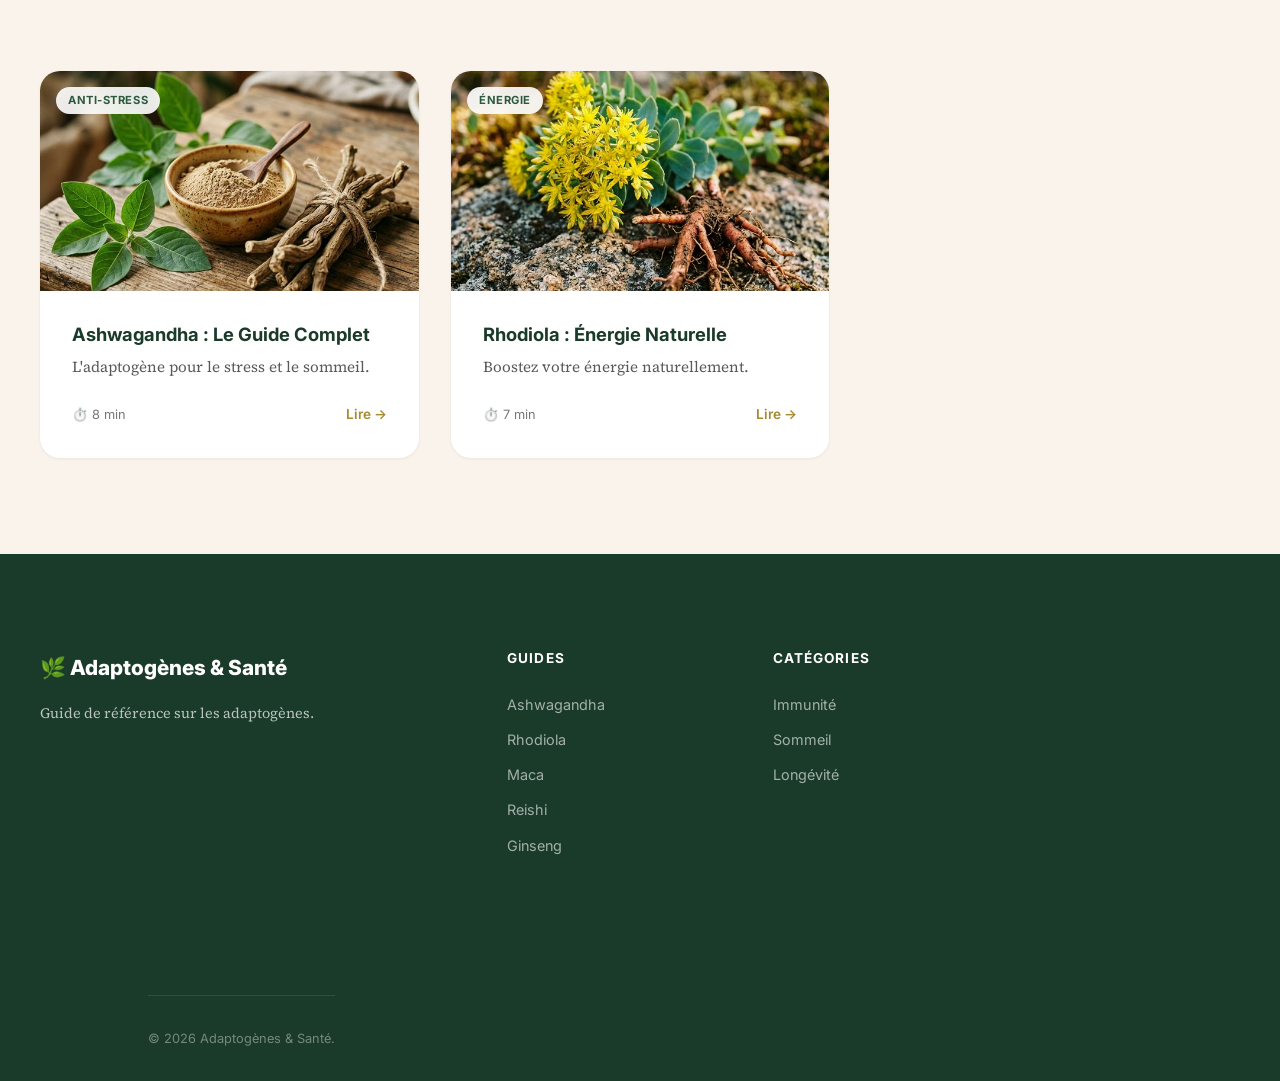
<file: articles/reishi.html>
<!DOCTYPE html>
<html lang="fr">

<head>
    <meta charset="UTF-8">
    <meta name="viewport" content="width=device-width, initial-scale=1.0">
  <meta name="google-site-verification" content="WqTJktWMN5g8sDTtK3nlK8eDMbqUvQowWEj452rS_Zg" />
    <link rel="icon" type="image/png" sizes="32x32" href="../images/favicon-32.png">
    <link rel="icon" type="image/png" sizes="16x16" href="../images/favicon-16.png">
    <link rel="apple-touch-icon" sizes="180x180" href="../images/apple-touch-icon.png">
    <title>Reishi (Ganoderma) : Le Champignon de l'Immortalité — Guide 2026</title>
    <meta name="description"
        content="Guide complet sur le reishi (Ganoderma lucidum) : bienfaits sur l'immunité, le sommeil et la longévité. Dosage et meilleurs compléments 2026.">
    <link rel="canonical" href="https://adaptogenes-sante.github.io/articles/reishi.html">
    <meta property="og:title" content="Reishi : Le Champignon de l'Immortalité">
    <meta property="og:type" content="article">
    <meta property="og:locale" content="fr_FR">
    <link rel="preconnect" href="https://fonts.googleapis.com">
  <link rel="preconnect" href="https://fonts.gstatic.com" crossorigin>
  <link rel="stylesheet" href="https://fonts.googleapis.com/css2?family=Inter:wght@300;400;500;600;700;800&family=Source+Serif+4:ital,wght@0,300;0,400;0,600;0,700;1,400&display=swap" media="print" onload="this.media='all'">
  <link rel="stylesheet" href="../css/style.css">
    <script type="application/ld+json">
  {"@context":"https://schema.org","@type":"Article","headline":"Reishi : Le Champignon de l'Immortalité","author":{"@type":"Organization","name":"Adaptogènes & Santé"},"datePublished":"2026-04-01","dateModified":"2026-04-05"}
  </script>
</head>

<body>
    <nav class="nav" id="nav">
        <div class="nav-inner"><a href="../index.html" class="nav-logo"><img src="../images/logo.png" alt="Logo" class="logo-img" width="36" height="36"> Adaptogènes &
                Santé</a>
            <ul class="nav-links" id="navLinks">
                <li><a href="../index.html#adaptogens">Les Adaptogènes</a></li>
                <li><a href="../index.html#articles">Nos Guides</a></li>
            </ul>
                aria-label="Menu"><span></span><span></span><span></span></button>
        </div>
    </nav>

    <header class="article-hero">
        <div class="article-hero-inner">
            <div class="article-breadcrumb"><a href="../index.html">Accueil</a> <span>›</span> <a
                    href="../index.html#articles">Guides</a> <span>›</span> <span>Reishi</span></div>
            <h1>Reishi (Ganoderma) : Le Champignon de l'Immortalité</h1>
            <div class="article-meta"><span>📅 5 avril 2026</span><span>⏱️ 6 min</span><span>🏷️ Immunité, Sommeil,
                    Longévité</span></div>
        </div>
    </header>

    <main class="article-content">
        <img src="../images/reishi.png" alt="Champignon reishi séché"
            style="border-radius:var(--radius-lg);margin-bottom:var(--space-2xl);width:100%;">

        <p>Le <strong>reishi</strong> (<em>Ganoderma lucidum</em>), surnommé "champignon de l'immortalité" ou
            <em>Lingzhi</em> en chinois, est utilisé en médecine traditionnelle chinoise depuis plus de 2 000 ans. Ce
            champignon adaptogène est reconnu pour ses puissants effets sur le <strong>système immunitaire</strong>, la
            <strong>qualité du sommeil</strong> et la <strong>longévité</strong>.</p>

        <div class="info-box">
            <h4>💡 En bref</h4>
            <p>Le reishi contient plus de <strong>400 composés bioactifs</strong>, dont des bêta-glucanes, des
                triterpènes et des polysaccharides. Il module le système immunitaire, améliore le sommeil et possède des
                propriétés anti-inflammatoires puissantes.</p>
        </div>

        <h2>Qu'est-ce que le reishi ?</h2>
        <p>Le reishi est un champignon ligneux en forme d'éventail, de couleur rouge-brun. Il pousse naturellement sur
            les arbres dans les forêts humides d'Asie. Ses principaux composés actifs sont :</p>
        <ul>
            <li><strong>Bêta-glucanes :</strong> polysaccharides qui stimulent le système immunitaire</li>
            <li><strong>Triterpènes (acides ganodériques) :</strong> anti-inflammatoires et hépatoprotecteurs</li>
            <li><strong>Peptidoglycanes :</strong> immunomodulateurs</li>
        </ul>

        <h2>Bienfaits prouvés du reishi</h2>

        <h3>1. Renforcement du système immunitaire</h3>
        <p>Les bêta-glucanes du reishi stimulent l'activité des <strong>cellules NK (Natural Killer)</strong>, des
            macrophages et des lymphocytes T. Une étude de 2006 a montré une augmentation de <strong>34%</strong> de
            l'activité des cellules NK chez des patients atteints de cancer avancé après supplémentation en reishi.</p>

        <h3>2. Amélioration du sommeil</h3>
        <p>Le reishi améliore la qualité et la durée du sommeil. Une étude de 2012 sur des rats a montré que l'extrait
            de reishi augmentait le temps de sommeil profond de <strong>40%</strong>. Des essais cliniques chez l'humain
            confirment une amélioration subjective du sommeil après 4-8 semaines.</p>

        <h3>3. Anti-inflammatoire et antioxydant</h3>
        <p>Les triterpènes du reishi possèdent de puissantes propriétés anti-inflammatoires, comparables à certains
            anti-inflammatoires non stéroïdiens. Ils inhibent la production de cytokines pro-inflammatoires.</p>

        <h3>4. Soutien hépatique</h3>
        <p>Le reishi protège le foie et aide à la détoxification. Des études montrent qu'il peut réduire les marqueurs
            de <strong>dommages hépatiques</strong> et améliorer la régénération des cellules du foie.</p>

        <h3>5. Gestion du stress et anxiété</h3>
        <p>En tant qu'adaptogène, le reishi aide à réguler la réponse au stress. Il agit sur le système nerveux central
            pour favoriser un état de <strong>calme</strong> et de <strong>relaxation</strong> sans somnolence diurne.
        </p>

        <h2>Dosage recommandé</h2>
        <div class="info-box">
            <h4>📋 Dosage</h4>
            <p><strong>1 000 à 3 000 mg/jour</strong> d'extrait de reishi (minimum 30% polysaccharides). Ou
                <strong>500-1 500 mg</strong> d'extrait dual (eau + alcool) pour obtenir bêta-glucanes ET triterpènes.
                Prenez-le le soir pour le sommeil.</p>
        </div>

        <h2>Top 5 des meilleurs compléments de reishi 2026</h2>
        <div class="product-table-wrapper">
            <table class="product-table">
                <thead>
                    <tr>
                        <th>Produit</th>
                        <th>Extraction</th>
                        <th>Dosage</th>
                        <th>Note</th>
                        <th>Prix</th>
                        <th>Lien</th>
                    </tr>
                </thead>
                <tbody>
                    <tr class="best-pick">
                        <td class="product-name">Nutri&Co Reishi Bio</td>
                        <td>Dual extract (30% polysaccharides)</td>
                        <td>1500mg</td>
                        <td class="product-rating">⭐ 4.7/5</td>
                        <td>23,90€</td>
                        <td><a href="https://www.amazon.fr/dp/B08R68NN74?tag=adaptogene-21" class="btn-table-amazon"
                                target="_blank" rel="noopener sponsored">Voir sur Amazon</a></td>
                    </tr>
                    <tr>
                        <td class="product-name">Hivital Reishi Premium</td>
                        <td>Extrait 40% polysaccharides</td>
                        <td>1000mg</td>
                        <td class="product-rating">⭐ 4.6/5</td>
                        <td>18,90€</td>
                        <td><a href="https://www.amazon.fr/dp/B0G3R9TBD8?tag=adaptogene-21" class="btn-table-amazon"
                                target="_blank" rel="noopener sponsored">Voir sur Amazon</a></td>
                    </tr>
                    <tr>
                        <td class="product-name">Natural Elements Reishi</td>
                        <td>Extrait 30% polysaccharides</td>
                        <td>1500mg</td>
                        <td class="product-rating">⭐ 4.5/5</td>
                        <td>16,99€</td>
                        <td><a href="https://www.amazon.fr/dp/B0DYK2148G?tag=adaptogene-21" class="btn-table-amazon"
                                target="_blank" rel="noopener sponsored">Voir sur Amazon</a></td>
                    </tr>
                    <tr>
                        <td class="product-name">Vegavero Reishi Bio</td>
                        <td>Poudre bio</td>
                        <td>2000mg</td>
                        <td class="product-rating">⭐ 4.4/5</td>
                        <td>14,90€</td>
                        <td><a href="https://www.amazon.fr/dp/B08TCCB5DH?tag=adaptogene-21" class="btn-table-amazon"
                                target="_blank" rel="noopener sponsored">Voir sur Amazon</a></td>
                    </tr>
                    <tr>
                        <td class="product-name">Time Health Reishi</td>
                        <td>Dual extract</td>
                        <td>1000mg</td>
                        <td class="product-rating">⭐ 4.4/5</td>
                        <td>21,50€</td>
                        <td><a href="https://www.amazon.fr/dp/B0FY73ZQ5Y?tag=adaptogene-21" class="btn-table-amazon"
                                target="_blank" rel="noopener sponsored">Voir sur Amazon</a></td>
                    </tr>
                </tbody>
            </table>
        </div>

        <div class="affiliate-disclaimer"><strong>⚠️ Transparence :</strong> Liens affiliés. Commission sans surcoût
            pour vous.</div>

        <h2>Précautions</h2>
        <ul>
            <li><strong>Anticoagulants :</strong> le reishi peut fluidifier le sang — arrêtez 2 semaines avant chirurgie
            </li>
            <li><strong>Hypotension :</strong> peut abaisser la tension artérielle</li>
            <li><strong>Grossesse :</strong> déconseillé par précaution</li>
            <li><strong>Allergie aux champignons :</strong> contre-indiqué</li>
        </ul>

        <h2>Conclusion</h2>
        <p>Le reishi est l'adaptogène de choix pour renforcer l'<strong>immunité</strong>, améliorer le
            <strong>sommeil</strong> et favoriser la <strong>longévité</strong>. Optez pour un extrait dual (eau +
            alcool) pour bénéficier de l'ensemble des composés actifs.</p>
    </main>

    <section class="related-articles">
        <div class="related-articles-inner">
            <h2>Articles connexes</h2>
            <div class="related-grid">
                <article class="article-card">
                    <div class="article-card-image"><img src="../images/ashwagandha.png" alt="Ashwagandha"
                            loading="lazy"><span class="article-card-tag">Anti-stress</span></div>
                    <div class="article-card-body">
                        <h3><a href="ashwagandha.html">Ashwagandha : Le Guide Complet</a></h3>
                        <p class="article-card-excerpt">L'adaptogène pour le stress et le sommeil.</p>
                        <div class="article-card-meta"><span class="read-time">⏱️ 8 min</span><a href="ashwagandha.html"
                                class="read-more-link">Lire →</a></div>
                    </div>
                </article>
                <article class="article-card">
                    <div class="article-card-image"><img src="../images/rhodiola.png" alt="Rhodiola"
                            loading="lazy"><span class="article-card-tag">Énergie</span></div>
                    <div class="article-card-body">
                        <h3><a href="rhodiola.html">Rhodiola : Énergie Naturelle</a></h3>
                        <p class="article-card-excerpt">Boostez votre énergie naturellement.</p>
                        <div class="article-card-meta"><span class="read-time">⏱️ 7 min</span><a href="rhodiola.html"
                                class="read-more-link">Lire →</a></div>
                    </div>
                </article>
            </div>
        </div>
    </section>

    <footer class="footer">
        <div class="footer-inner">
            <div class="footer-brand">
                <div class="footer-logo">🌿 Adaptogènes & Santé</div>
                <p>Guide de référence sur les adaptogènes.</p>
            </div>
            <div class="footer-col">
                <h4>Guides</h4>
                <ul>
                    <li><a href="ashwagandha.html">Ashwagandha</a></li>
                    <li><a href="rhodiola.html">Rhodiola</a></li>
                    <li><a href="maca.html">Maca</a></li>
                    <li><a href="reishi.html">Reishi</a></li>
                    <li><a href="ginseng.html">Ginseng</a></li>
                </ul>
            </div>
            <div class="footer-col">
                <h4>Catégories</h4>
                <ul>
                    <li><a href="#">Immunité</a></li>
                    <li><a href="#">Sommeil</a></li>
                    <li><a href="#">Longévité</a></li>
                </ul>
            </div>
            <div class="footer-col">
        </div>
        <div class="footer-bottom"><span>© 2026 Adaptogènes & Santé.</span></div>
    </footer>
    <script src="../js/main.js" defer></script>
</body>

</html>
</file>
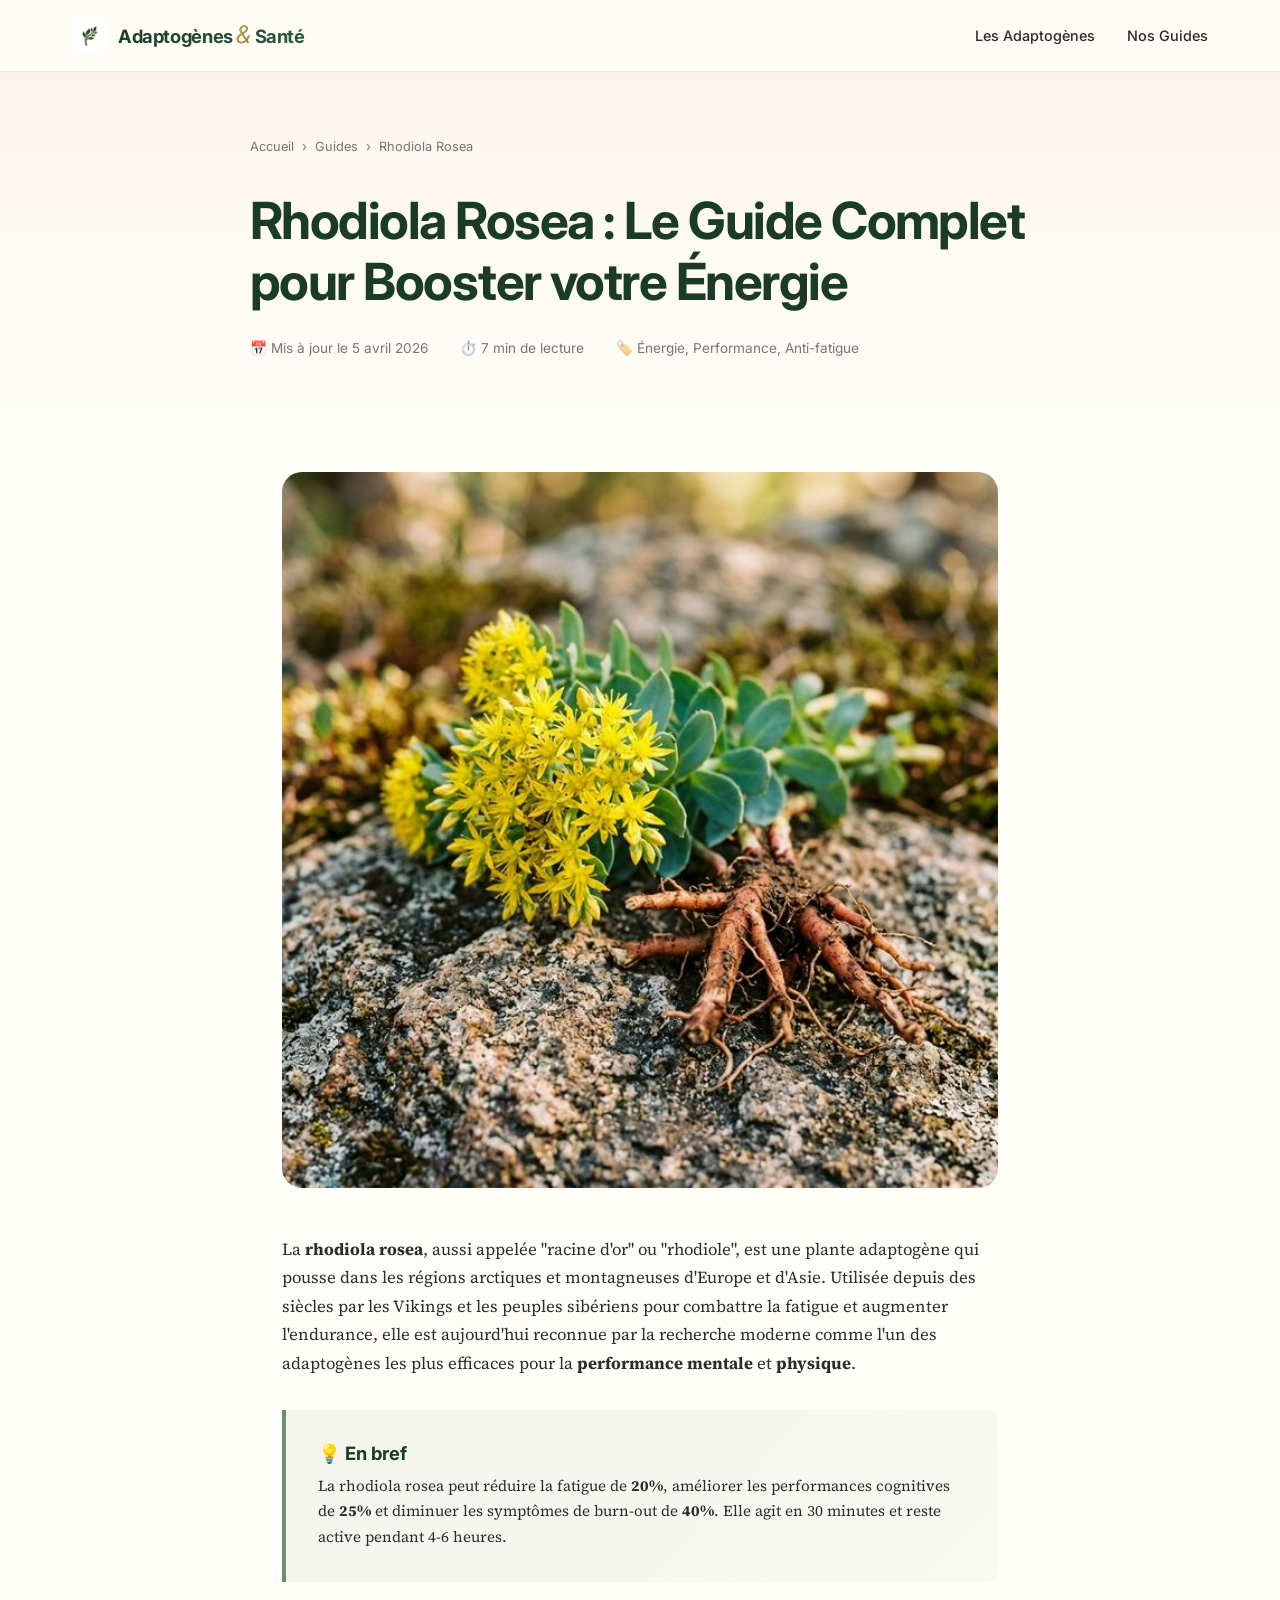
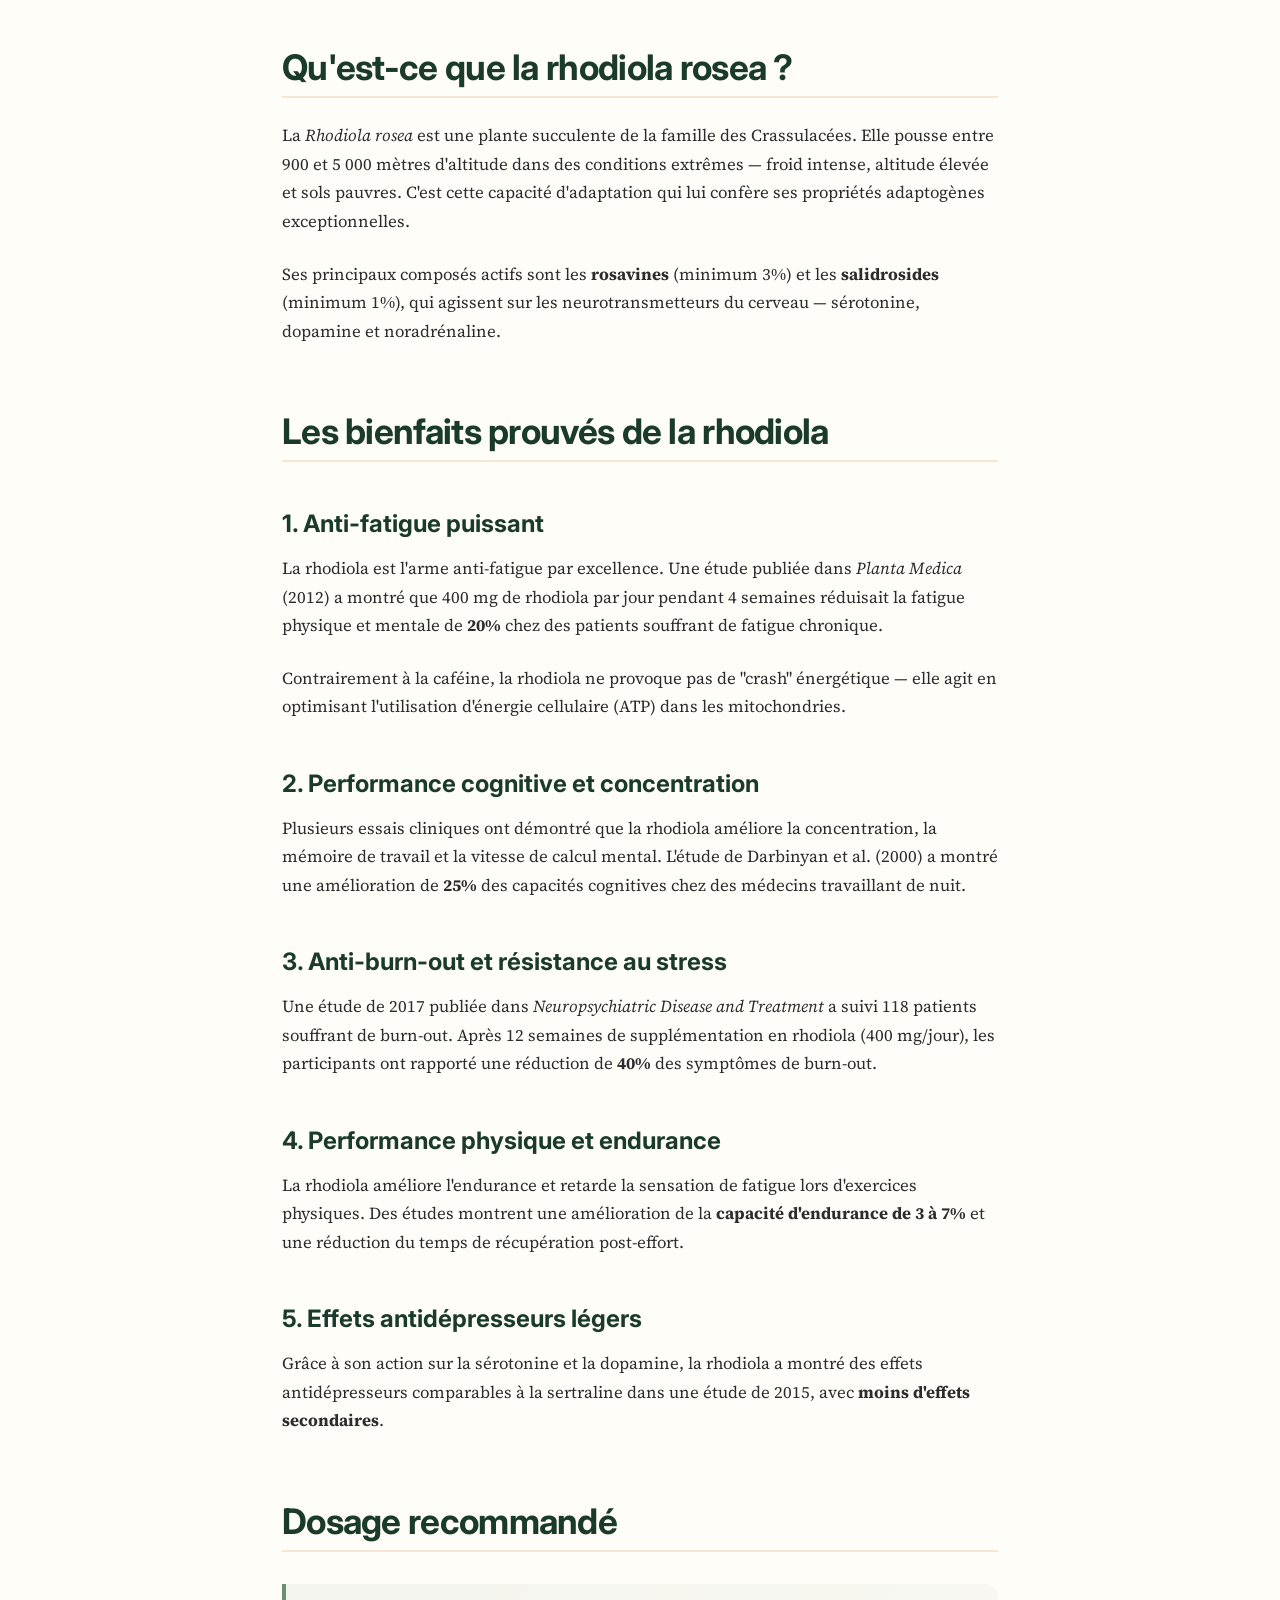
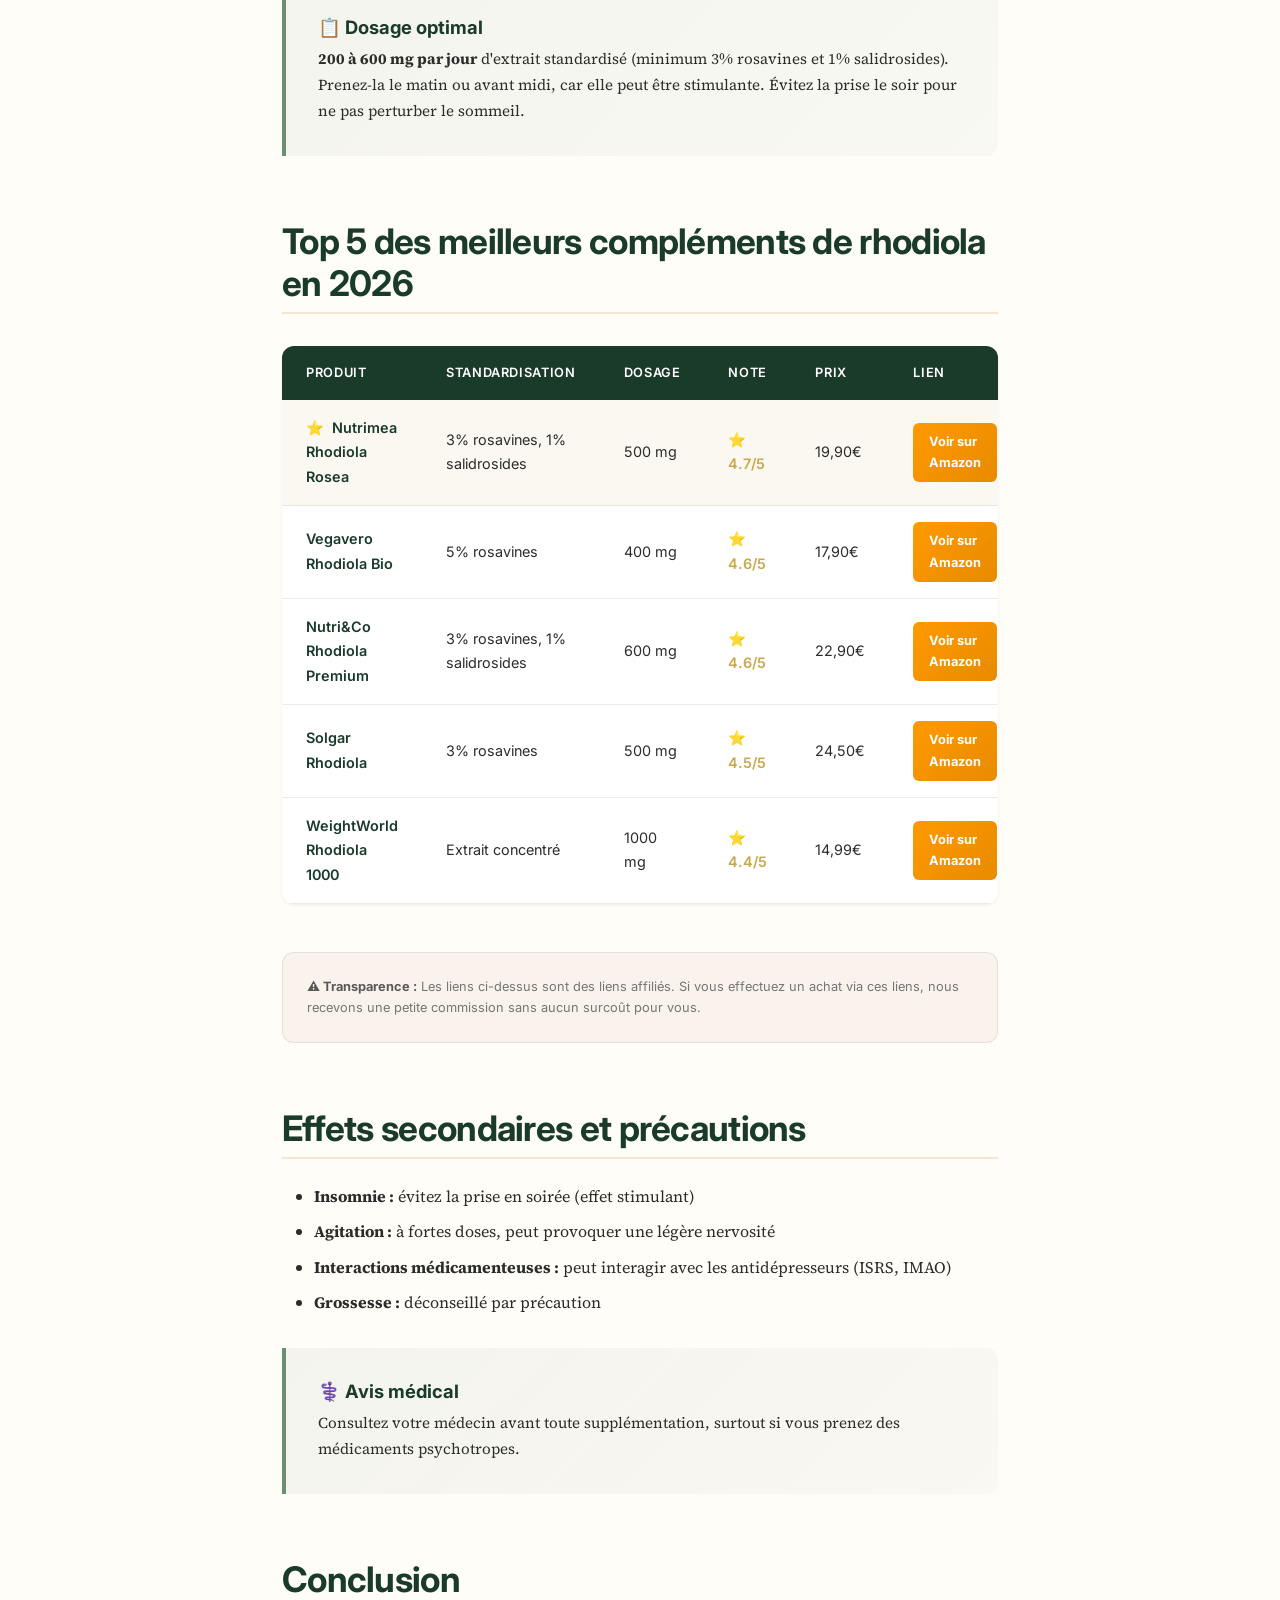
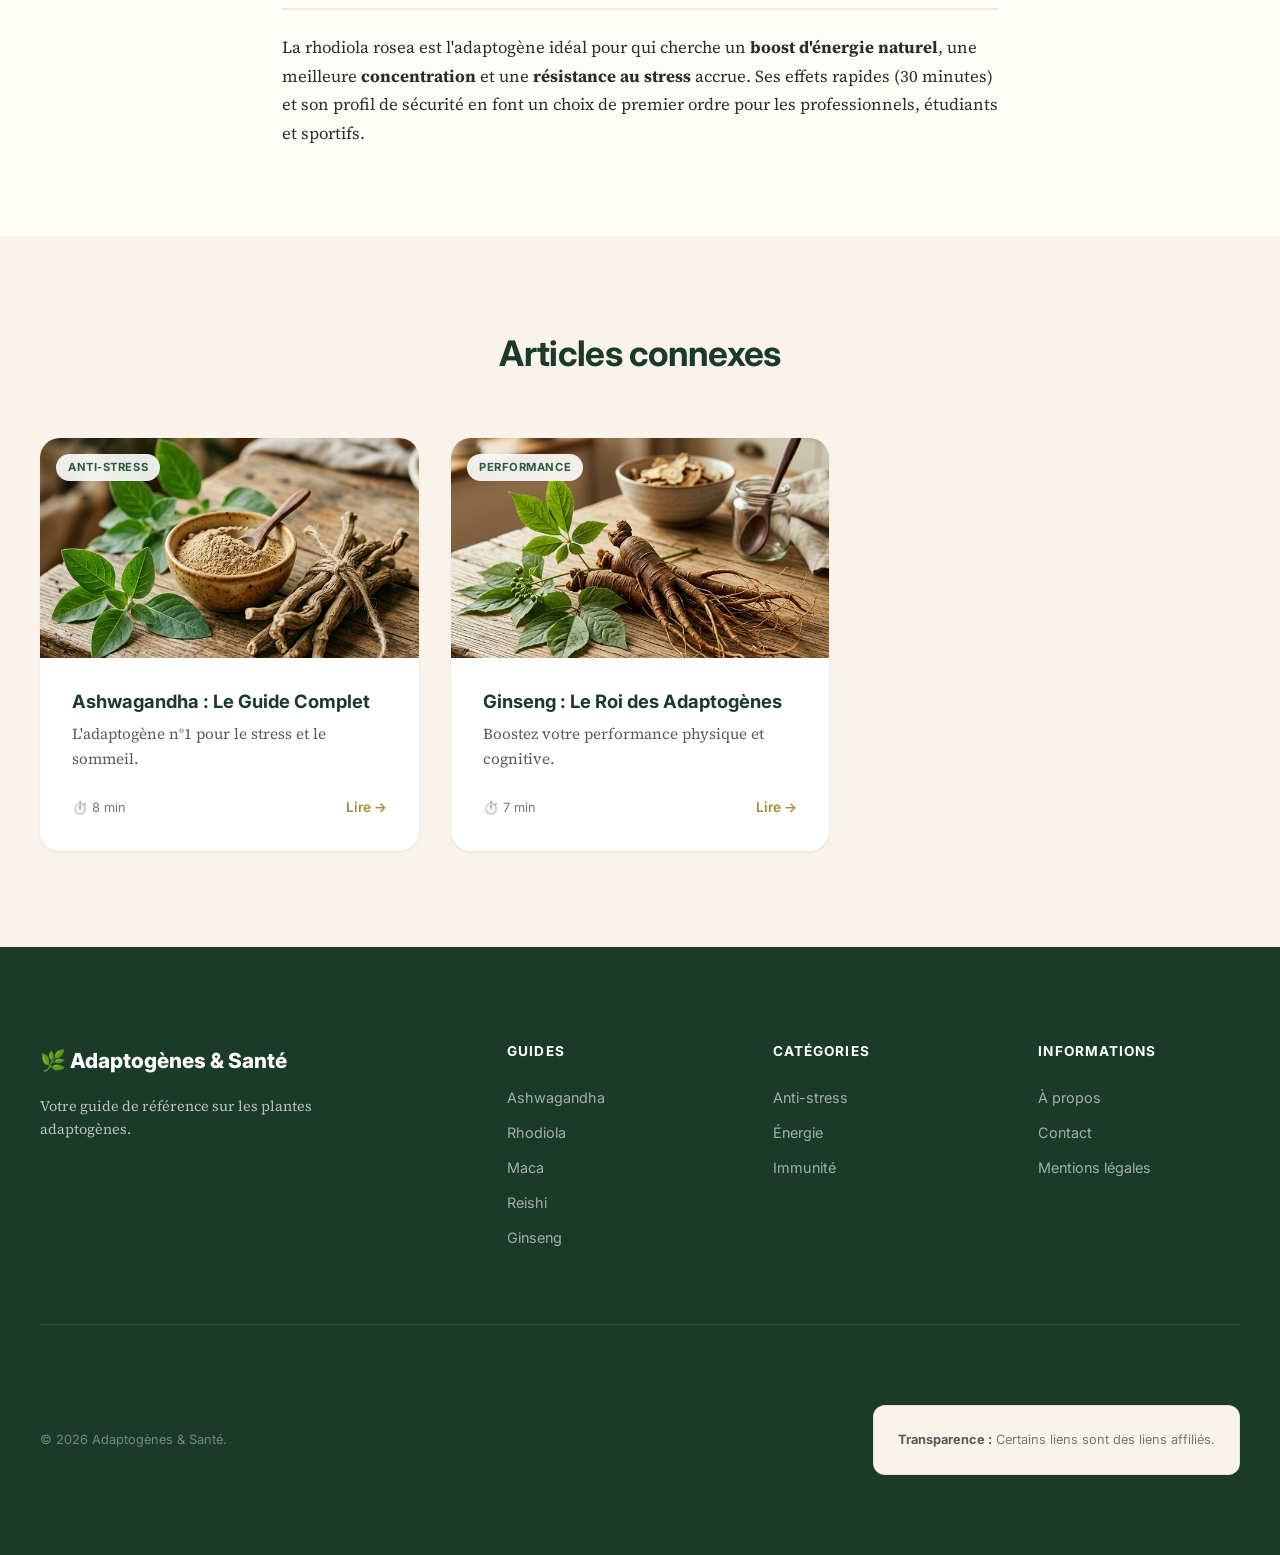
<file: articles/rhodiola.html>
<!DOCTYPE html>
<html lang="fr">

<head>
    <meta charset="UTF-8">
    <meta name="viewport" content="width=device-width, initial-scale=1.0">
  <meta name="google-site-verification" content="WqTJktWMN5g8sDTtK3nlK8eDMbqUvQowWEj452rS_Zg" />
    <link rel="icon" type="image/png" sizes="32x32" href="../images/favicon-32.png">
    <link rel="icon" type="image/png" sizes="16x16" href="../images/favicon-16.png">
    <link rel="apple-touch-icon" sizes="180x180" href="../images/apple-touch-icon.png">
    <title>Rhodiola Rosea : Le Guide Complet pour Booster votre Énergie en 2026</title>
    <meta name="description"
        content="Guide complet sur la rhodiola rosea : bienfaits anti-fatigue prouvés, dosage optimal, études scientifiques et comparatif des meilleurs compléments en 2026.">
    <meta name="keywords"
        content="rhodiola rosea, rhodiole, adaptogène, anti-fatigue, énergie, performance mentale, complément alimentaire">
    <link rel="canonical" href="https://adaptogenes-sante.github.io/articles/rhodiola.html">
    <meta property="og:title" content="Rhodiola Rosea : Le Guide Complet pour Booster votre Énergie">
    <meta property="og:description"
        content="Guide complet sur la rhodiola rosea : bienfaits anti-fatigue prouvés et comparatif des meilleurs compléments.">
    <meta property="og:image" content="../images/rhodiola.png">
    <meta property="og:type" content="article">
    <meta property="og:locale" content="fr_FR">
    <link rel="preconnect" href="https://fonts.googleapis.com">
  <link rel="preconnect" href="https://fonts.gstatic.com" crossorigin>
  <link rel="stylesheet" href="https://fonts.googleapis.com/css2?family=Inter:wght@300;400;500;600;700;800&family=Source+Serif+4:ital,wght@0,300;0,400;0,600;0,700;1,400&display=swap" media="print" onload="this.media='all'">
  <link rel="stylesheet" href="../css/style.css">
    <script type="application/ld+json">
  {
    "@context": "https://schema.org",
    "@type": "Article",
    "headline": "Rhodiola Rosea : Le Guide Complet pour Booster votre Énergie en 2026",
    "description": "Guide complet sur la rhodiola rosea : bienfaits anti-fatigue prouvés, dosage optimal et meilleurs compléments.",
    "image": "../images/rhodiola.png",
    "author": {"@type": "Organization", "name": "Adaptogènes & Santé"},
    "datePublished": "2026-04-01",
    "dateModified": "2026-04-05"
  }
  </script>
</head>

<body>
    <nav class="nav" id="nav">
        <div class="nav-inner">
            <a href="../index.html" class="nav-logo"><img src="../images/logo.png" alt="Logo" class="logo-img" width="36" height="36"><span class="logo-text">Adaptogènes <span class="logo-accent">&amp;</span> Santé</span></a>
            <ul class="nav-links" id="navLinks">
                <li><a href="../index.html#adaptogens">Les Adaptogènes</a></li>
                <li><a href="../index.html#articles">Nos Guides</a></li>
            </ul>
            <button class="nav-toggle" id="navToggle" aria-label="Menu"><span></span><span></span><span></span></button>
        </div>
    </nav>

    <header class="article-hero">
        <div class="article-hero-inner">
            <div class="article-breadcrumb">
                <a href="../index.html">Accueil</a> <span>›</span> <a href="../index.html#articles">Guides</a>
                <span>›</span> <span>Rhodiola Rosea</span>
            </div>
            <h1>Rhodiola Rosea : Le Guide Complet pour Booster votre Énergie</h1>
            <div class="article-meta">
                <span>📅 Mis à jour le 5 avril 2026</span>
                <span>⏱️ 7 min de lecture</span>
                <span>🏷️ Énergie, Performance, Anti-fatigue</span>
            </div>
        </div>
    </header>

    <main class="article-content">
        <img src="../images/rhodiola.png" alt="Rhodiola rosea plante et racines"
            style="border-radius: var(--radius-lg); margin-bottom: var(--space-2xl); width: 100%;">

        <p>
            La <strong>rhodiola rosea</strong>, aussi appelée "racine d'or" ou "rhodiole", est une plante adaptogène qui
            pousse dans les régions arctiques et montagneuses d'Europe et d'Asie. Utilisée depuis des siècles par les
            Vikings et les peuples sibériens pour combattre la fatigue et augmenter l'endurance, elle est aujourd'hui
            reconnue par la recherche moderne comme l'un des adaptogènes les plus efficaces pour la <strong>performance
                mentale</strong> et <strong>physique</strong>.
        </p>

        <div class="info-box">
            <h4>💡 En bref</h4>
            <p>La rhodiola rosea peut réduire la fatigue de <strong>20%</strong>, améliorer les performances cognitives
                de <strong>25%</strong> et diminuer les symptômes de burn-out de <strong>40%</strong>. Elle agit en 30
                minutes et reste active pendant 4-6 heures.</p>
        </div>

        <h2>Qu'est-ce que la rhodiola rosea ?</h2>
        <p>
            La <em>Rhodiola rosea</em> est une plante succulente de la famille des Crassulacées. Elle pousse entre 900
            et 5 000 mètres d'altitude dans des conditions extrêmes — froid intense, altitude élevée et sols pauvres.
            C'est cette capacité d'adaptation qui lui confère ses propriétés adaptogènes exceptionnelles.
        </p>
        <p>
            Ses principaux composés actifs sont les <strong>rosavines</strong> (minimum 3%) et les
            <strong>salidrosides</strong> (minimum 1%), qui agissent sur les neurotransmetteurs du cerveau — sérotonine,
            dopamine et noradrénaline.
        </p>

        <h2>Les bienfaits prouvés de la rhodiola</h2>

        <h3>1. Anti-fatigue puissant</h3>
        <p>
            La rhodiola est l'arme anti-fatigue par excellence. Une étude publiée dans <em>Planta Medica</em> (2012) a
            montré que 400 mg de rhodiola par jour pendant 4 semaines réduisait la fatigue physique et mentale de
            <strong>20%</strong> chez des patients souffrant de fatigue chronique.
        </p>
        <p>
            Contrairement à la caféine, la rhodiola ne provoque pas de "crash" énergétique — elle agit en optimisant
            l'utilisation d'énergie cellulaire (ATP) dans les mitochondries.
        </p>

        <h3>2. Performance cognitive et concentration</h3>
        <p>
            Plusieurs essais cliniques ont démontré que la rhodiola améliore la concentration, la mémoire de travail et
            la vitesse de calcul mental. L'étude de Darbinyan et al. (2000) a montré une amélioration de
            <strong>25%</strong> des capacités cognitives chez des médecins travaillant de nuit.
        </p>

        <h3>3. Anti-burn-out et résistance au stress</h3>
        <p>
            Une étude de 2017 publiée dans <em>Neuropsychiatric Disease and Treatment</em> a suivi 118 patients
            souffrant de burn-out. Après 12 semaines de supplémentation en rhodiola (400 mg/jour), les participants ont
            rapporté une réduction de <strong>40%</strong> des symptômes de burn-out.
        </p>

        <h3>4. Performance physique et endurance</h3>
        <p>
            La rhodiola améliore l'endurance et retarde la sensation de fatigue lors d'exercices physiques. Des études
            montrent une amélioration de la <strong>capacité d'endurance de 3 à 7%</strong> et une réduction du temps de
            récupération post-effort.
        </p>

        <h3>5. Effets antidépresseurs légers</h3>
        <p>
            Grâce à son action sur la sérotonine et la dopamine, la rhodiola a montré des effets antidépresseurs
            comparables à la sertraline dans une étude de 2015, avec <strong>moins d'effets secondaires</strong>.
        </p>

        <h2>Dosage recommandé</h2>
        <div class="info-box">
            <h4>📋 Dosage optimal</h4>
            <p><strong>200 à 600 mg par jour</strong> d'extrait standardisé (minimum 3% rosavines et 1% salidrosides).
                Prenez-la le matin ou avant midi, car elle peut être stimulante. Évitez la prise le soir pour ne pas
                perturber le sommeil.</p>
        </div>

        <h2>Top 5 des meilleurs compléments de rhodiola en 2026</h2>

        <div class="product-table-wrapper">
            <table class="product-table">
                <thead>
                    <tr>
                        <th>Produit</th>
                        <th>Standardisation</th>
                        <th>Dosage</th>
                        <th>Note</th>
                        <th>Prix</th>
                        <th>Lien</th>
                    </tr>
                </thead>
                <tbody>
                    <tr class="best-pick">
                        <td class="product-name">Nutrimea Rhodiola Rosea</td>
                        <td>3% rosavines, 1% salidrosides</td>
                        <td>500 mg</td>
                        <td class="product-rating">⭐ 4.7/5</td>
                        <td>19,90€</td>
                        <td><a href="https://www.amazon.fr/dp/B0C3J2FV8L?tag=adaptogene-21" class="btn-table-amazon"
                                target="_blank" rel="noopener sponsored">Voir sur Amazon</a></td>
                    </tr>
                    <tr>
                        <td class="product-name">Vegavero Rhodiola Bio</td>
                        <td>5% rosavines</td>
                        <td>400 mg</td>
                        <td class="product-rating">⭐ 4.6/5</td>
                        <td>17,90€</td>
                        <td><a href="https://www.amazon.fr/dp/B09LD6CZQ9?tag=adaptogene-21" class="btn-table-amazon"
                                target="_blank" rel="noopener sponsored">Voir sur Amazon</a></td>
                    </tr>
                    <tr>
                        <td class="product-name">Nutri&Co Rhodiola Premium</td>
                        <td>3% rosavines, 1% salidrosides</td>
                        <td>600 mg</td>
                        <td class="product-rating">⭐ 4.6/5</td>
                        <td>22,90€</td>
                        <td><a href="https://www.amazon.fr/dp/B075T9G9YS?tag=adaptogene-21" class="btn-table-amazon"
                                target="_blank" rel="noopener sponsored">Voir sur Amazon</a></td>
                    </tr>
                    <tr>
                        <td class="product-name">Solgar Rhodiola</td>
                        <td>3% rosavines</td>
                        <td>500 mg</td>
                        <td class="product-rating">⭐ 4.5/5</td>
                        <td>24,50€</td>
                        <td><a href="https://www.amazon.fr/dp/B08NQ3G8WM?tag=adaptogene-21" class="btn-table-amazon"
                                target="_blank" rel="noopener sponsored">Voir sur Amazon</a></td>
                    </tr>
                    <tr>
                        <td class="product-name">WeightWorld Rhodiola 1000</td>
                        <td>Extrait concentré</td>
                        <td>1000 mg</td>
                        <td class="product-rating">⭐ 4.4/5</td>
                        <td>14,99€</td>
                        <td><a href="https://www.amazon.fr/dp/B0FHL4WMNR?tag=adaptogene-21" class="btn-table-amazon"
                                target="_blank" rel="noopener sponsored">Voir sur Amazon</a></td>
                    </tr>
                </tbody>
            </table>
        </div>

        <div class="affiliate-disclaimer">
            <strong>⚠️ Transparence :</strong> Les liens ci-dessus sont des liens affiliés. Si vous effectuez un achat
            via ces liens, nous recevons une petite commission sans aucun surcoût pour vous.
        </div>

        <h2>Effets secondaires et précautions</h2>
        <ul>
            <li><strong>Insomnie :</strong> évitez la prise en soirée (effet stimulant)</li>
            <li><strong>Agitation :</strong> à fortes doses, peut provoquer une légère nervosité</li>
            <li><strong>Interactions médicamenteuses :</strong> peut interagir avec les antidépresseurs (ISRS, IMAO)
            </li>
            <li><strong>Grossesse :</strong> déconseillé par précaution</li>
        </ul>

        <div class="info-box">
            <h4>⚕️ Avis médical</h4>
            <p>Consultez votre médecin avant toute supplémentation, surtout si vous prenez des médicaments psychotropes.
            </p>
        </div>

        <h2>Conclusion</h2>
        <p>
            La rhodiola rosea est l'adaptogène idéal pour qui cherche un <strong>boost d'énergie naturel</strong>, une
            meilleure <strong>concentration</strong> et une <strong>résistance au stress</strong> accrue. Ses effets
            rapides (30 minutes) et son profil de sécurité en font un choix de premier ordre pour les professionnels,
            étudiants et sportifs.
        </p>
    </main>

    <section class="related-articles">
        <div class="related-articles-inner">
            <h2>Articles connexes</h2>
            <div class="related-grid">
                <article class="article-card">
                    <div class="article-card-image"><img src="../images/ashwagandha.png" alt="Ashwagandha"
                            loading="lazy"><span class="article-card-tag">Anti-stress</span></div>
                    <div class="article-card-body">
                        <h3><a href="ashwagandha.html">Ashwagandha : Le Guide Complet</a></h3>
                        <p class="article-card-excerpt">L'adaptogène n°1 pour le stress et le sommeil.</p>
                        <div class="article-card-meta"><span class="read-time">⏱️ 8 min</span><a href="ashwagandha.html"
                                class="read-more-link">Lire →</a></div>
                    </div>
                </article>
                <article class="article-card">
                    <div class="article-card-image"><img src="../images/ginseng.png" alt="Ginseng" loading="lazy"><span
                            class="article-card-tag">Performance</span></div>
                    <div class="article-card-body">
                        <h3><a href="ginseng.html">Ginseng : Le Roi des Adaptogènes</a></h3>
                        <p class="article-card-excerpt">Boostez votre performance physique et cognitive.</p>
                        <div class="article-card-meta"><span class="read-time">⏱️ 7 min</span><a href="ginseng.html"
                                class="read-more-link">Lire →</a></div>
                    </div>
                </article>
            </div>
        </div>
    </section>

    <footer class="footer">
        <div class="footer-inner">
            <div class="footer-brand">
                <div class="footer-logo">🌿 Adaptogènes & Santé</div>
                <p>Votre guide de référence sur les plantes adaptogènes.</p>
            </div>
            <div class="footer-col">
                <h4>Guides</h4>
                <ul>
                    <li><a href="ashwagandha.html">Ashwagandha</a></li>
                    <li><a href="rhodiola.html">Rhodiola</a></li>
                    <li><a href="maca.html">Maca</a></li>
                    <li><a href="reishi.html">Reishi</a></li>
                    <li><a href="ginseng.html">Ginseng</a></li>
                </ul>
            </div>
            <div class="footer-col">
                <h4>Catégories</h4>
                <ul>
                    <li><a href="#">Anti-stress</a></li>
                    <li><a href="#">Énergie</a></li>
                    <li><a href="#">Immunité</a></li>
                </ul>
            </div>
            <div class="footer-col">
                <h4>Informations</h4>
                <ul>
                    <li><a href="#">À propos</a></li>
                    <li><a href="#">Contact</a></li>
                    <li><a href="#">Mentions légales</a></li>
                </ul>
            </div>
        </div>
        <div class="footer-bottom"><span>© 2026 Adaptogènes & Santé.</span>
            <div class="affiliate-disclaimer"><strong>Transparence :</strong> Certains liens sont des liens affiliés.
            </div>
        </div>
    </footer>
    <script src="../js/main.js" defer></script>
</body>

</html>
</file>
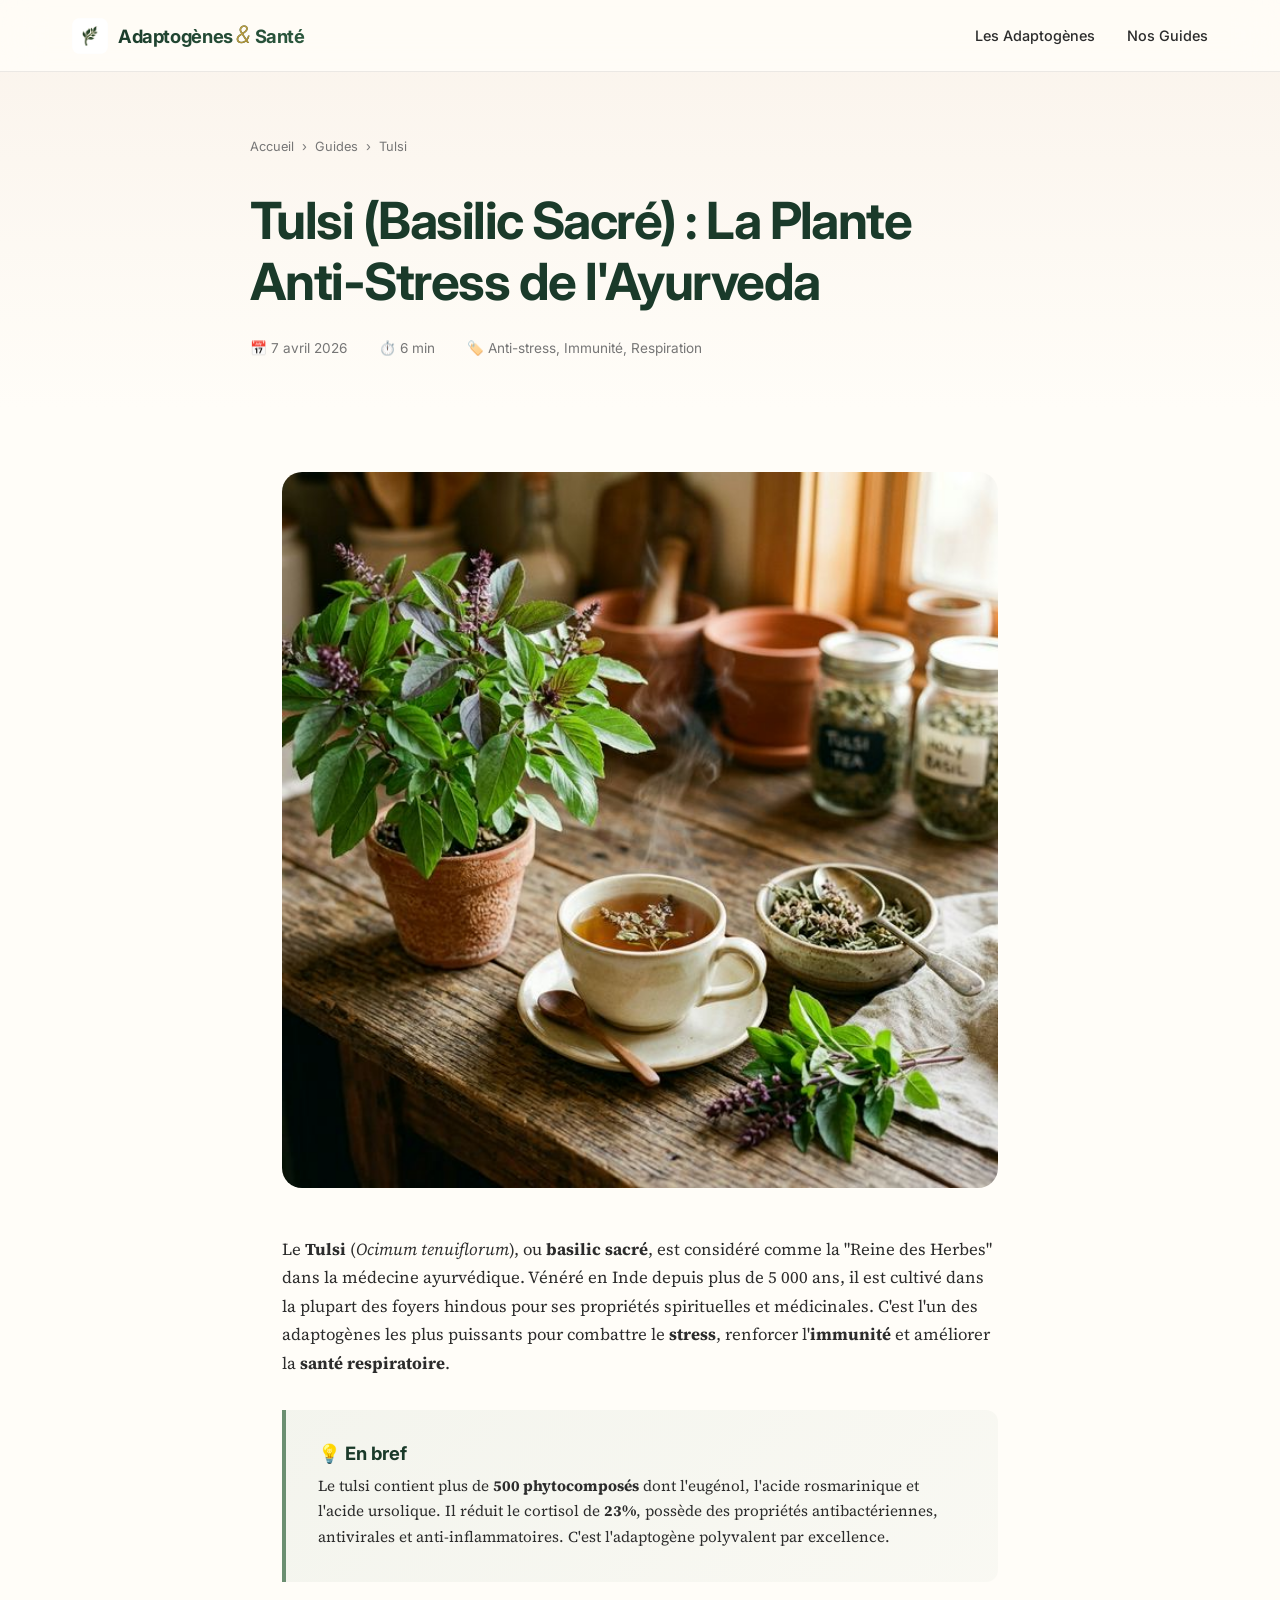
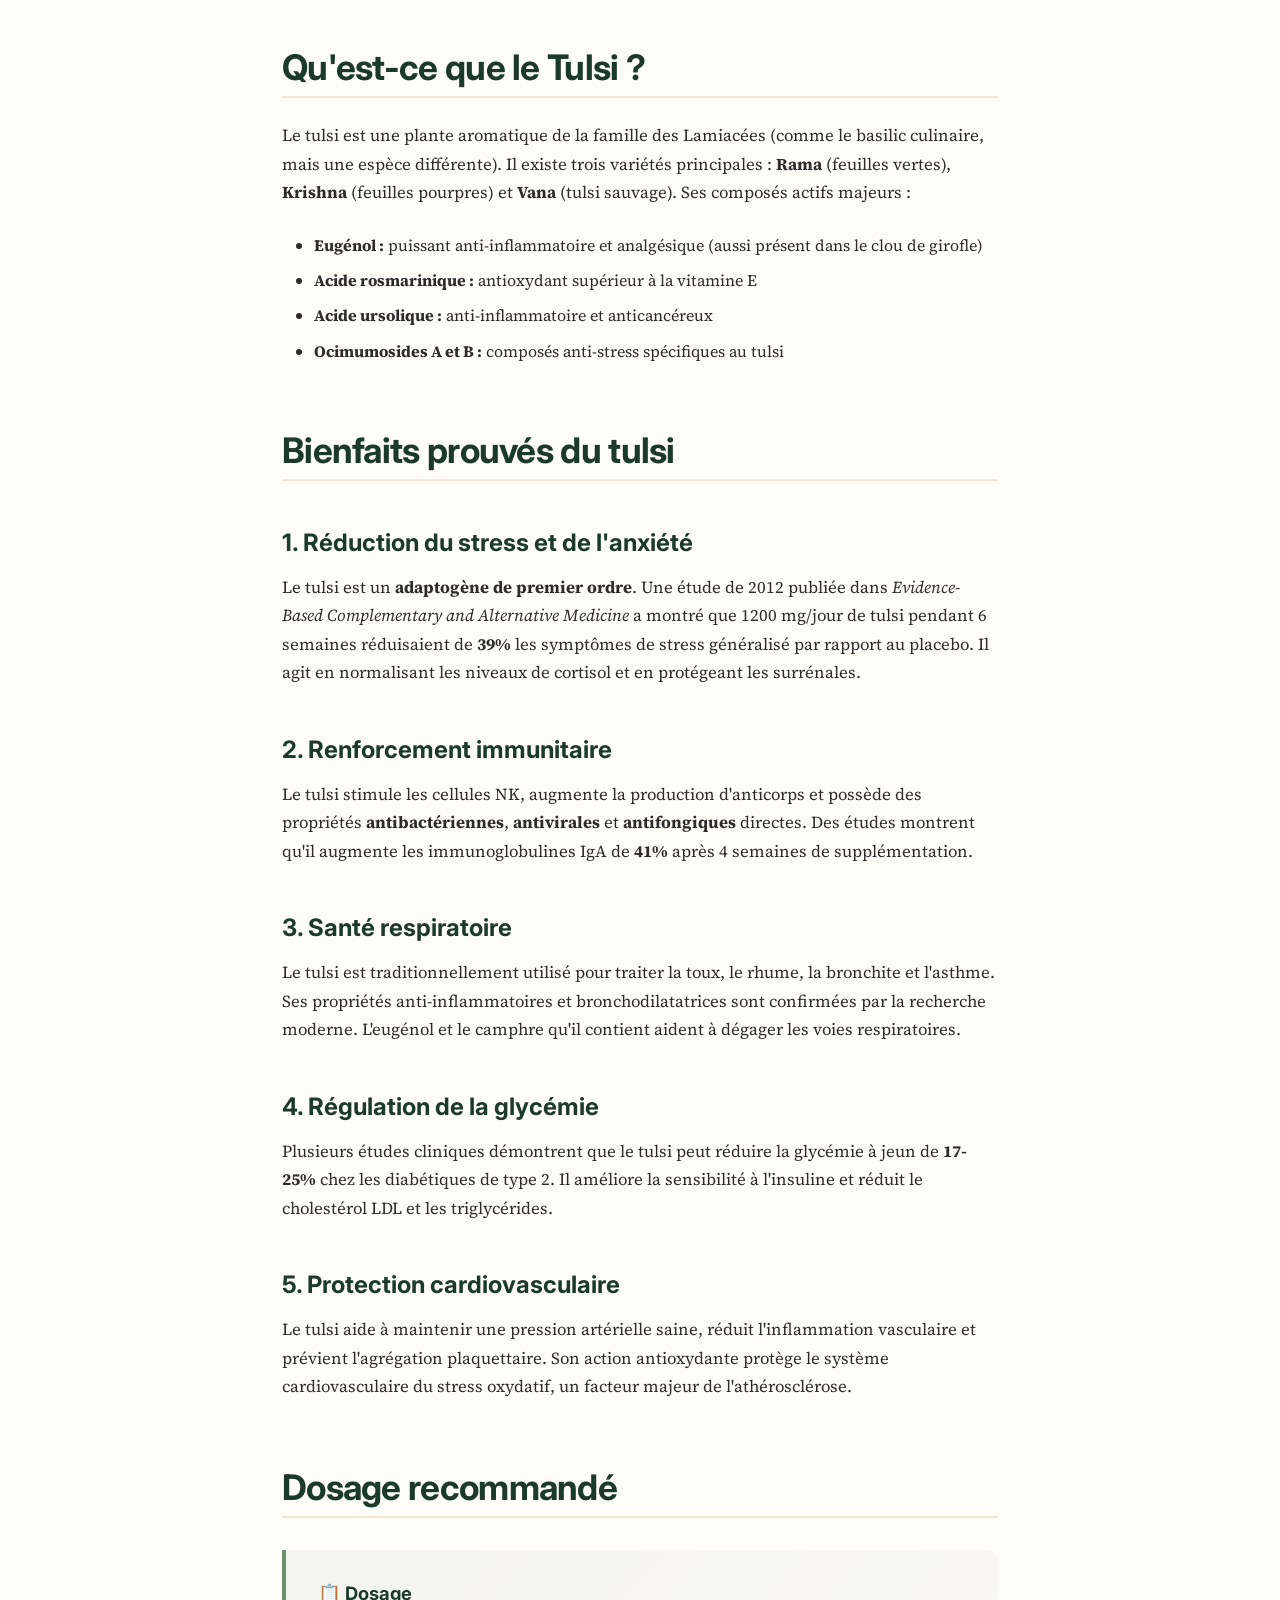
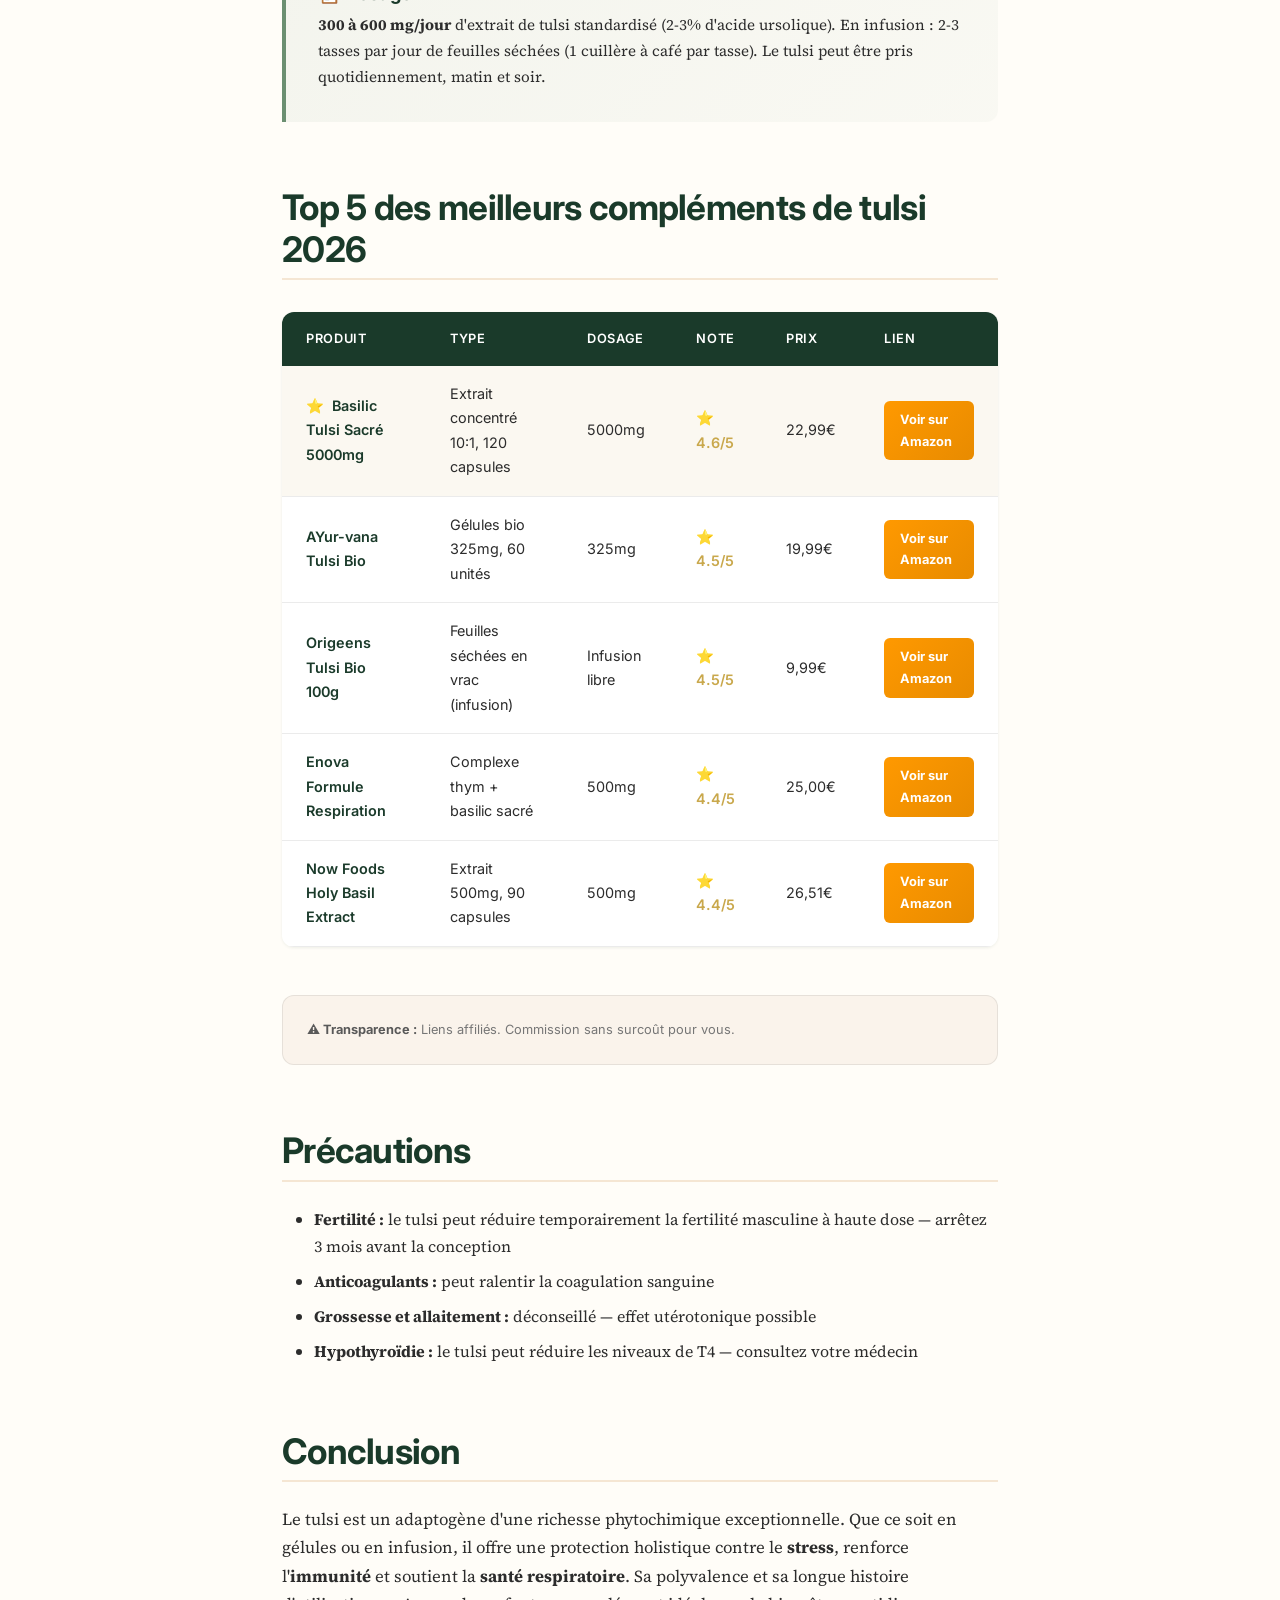
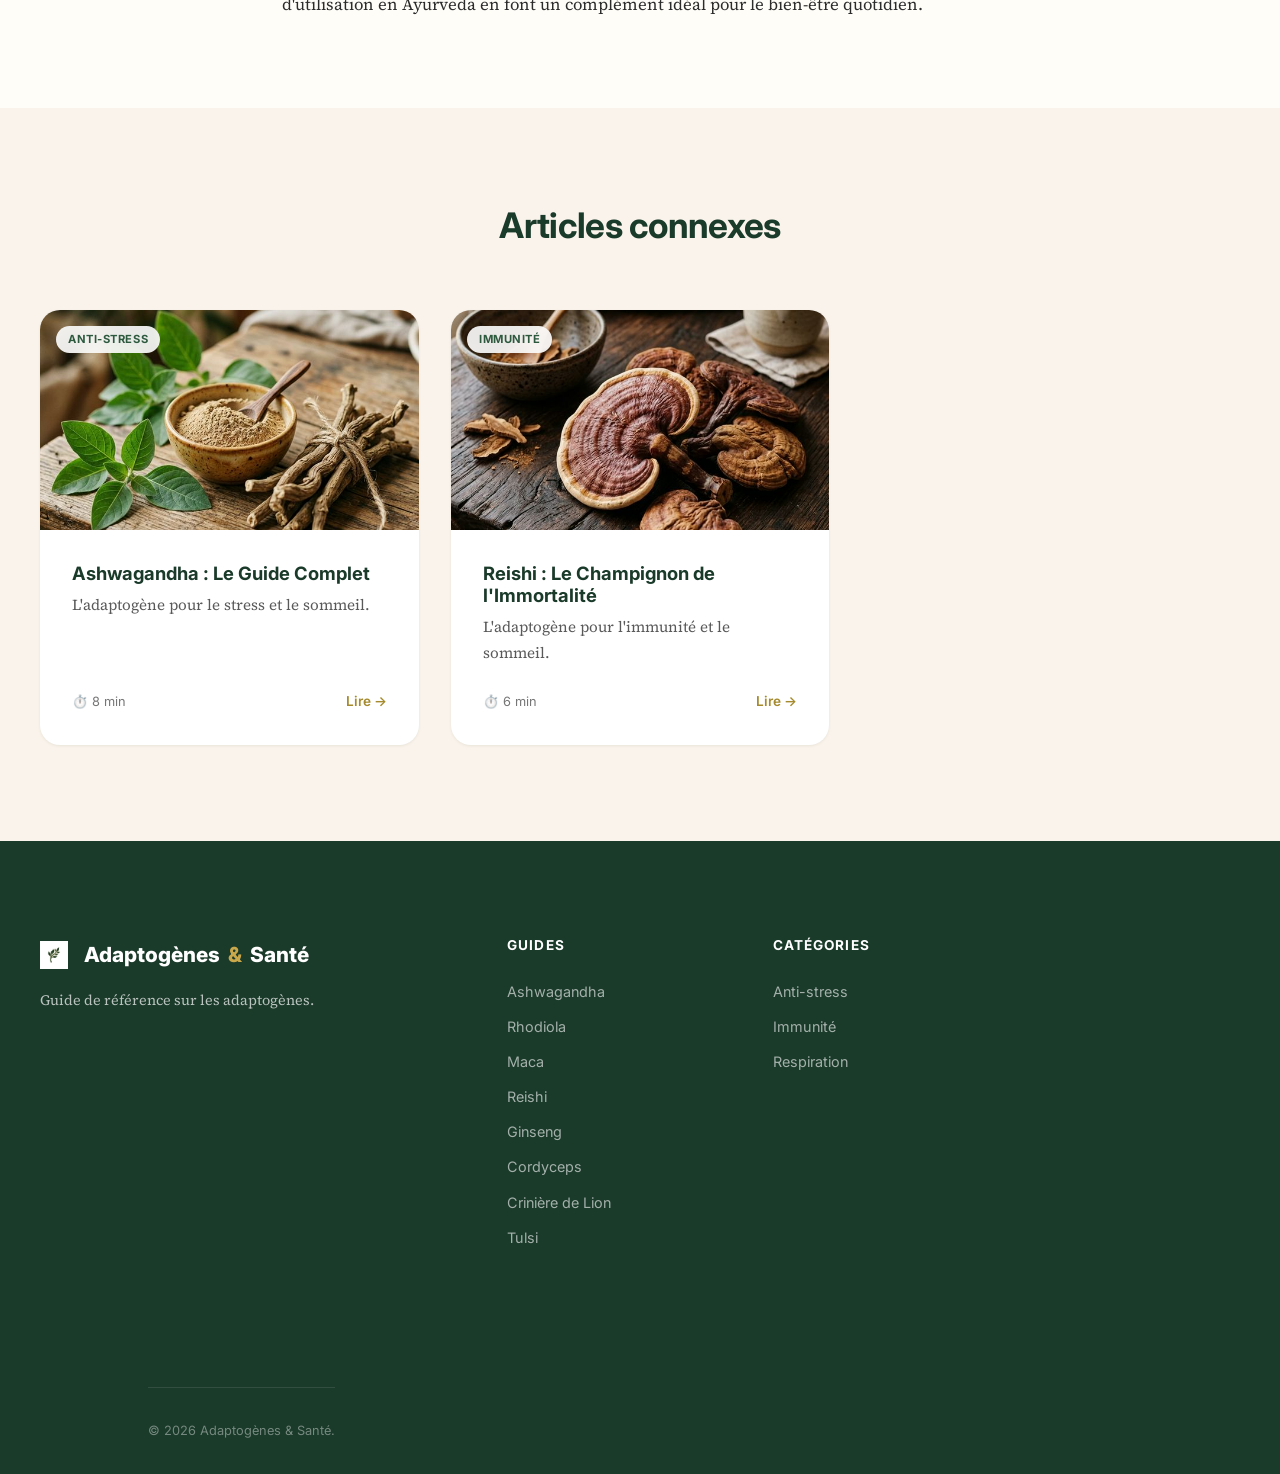
<file: articles/tulsi.html>
<!DOCTYPE html>
<html lang="fr">

<head>
    <meta charset="UTF-8">
    <meta name="viewport" content="width=device-width, initial-scale=1.0">
    <meta name="google-site-verification" content="WqTJktWMN5g8sDTtK3nlK8eDMbqUvQowWEj452rS_Zg" />
    <link rel="icon" type="image/png" sizes="32x32" href="../images/favicon-32.png">
    <link rel="icon" type="image/png" sizes="16x16" href="../images/favicon-16.png">
    <link rel="apple-touch-icon" sizes="180x180" href="../images/apple-touch-icon.png">
    <title>Tulsi (Basilic Sacré) : La Plante Anti-Stress de l'Ayurveda — Guide 2026</title>
    <meta name="description"
        content="Guide complet sur le Tulsi (Ocimum tenuiflorum) : bienfaits sur le stress, l'immunité, la glycémie et la santé respiratoire. Dosage optimal et meilleurs compléments 2026.">
    <link rel="canonical" href="https://skymoontv.github.io/adaptogenes-sante/articles/tulsi.html">
    <meta property="og:title" content="Tulsi (Basilic Sacré) : La Plante Anti-Stress de l'Ayurveda">
    <meta property="og:type" content="article">
    <meta property="og:locale" content="fr_FR">
    <link rel="preconnect" href="https://fonts.googleapis.com">
    <link rel="preconnect" href="https://fonts.gstatic.com" crossorigin>
    <link rel="stylesheet"
        href="https://fonts.googleapis.com/css2?family=Inter:wght@300;400;500;600;700;800&family=Source+Serif+4:ital,wght@0,300;0,400;0,600;0,700;1,400&display=swap"
        media="print" onload="this.media='all'">
    <link rel="stylesheet" href="../css/style.css">
    <script type="application/ld+json">
  {"@context":"https://schema.org","@type":"Article","headline":"Tulsi (Basilic Sacré) : La Plante Anti-Stress de l'Ayurveda","author":{"@type":"Organization","name":"Adaptogènes & Santé"},"datePublished":"2026-04-07","dateModified":"2026-04-07"}
  </script>
</head>

<body>
    <nav class="nav" id="nav">
        <div class="nav-inner">
            <a href="../index.html" class="nav-logo">
                <img src="../images/logo.png" alt="Logo" class="logo-img" width="36" height="36">
                <span class="logo-text">Adaptogènes <span class="logo-accent">&amp;</span> Santé</span>
            </a>
            <ul class="nav-links" id="navLinks">
                <li><a href="../index.html#adaptogens">Les Adaptogènes</a></li>
                <li><a href="../index.html#articles">Nos Guides</a></li>
            </ul>
            <button class="nav-toggle" id="navToggle" aria-label="Menu"><span></span><span></span><span></span></button>
        </div>
    </nav>

    <header class="article-hero">
        <div class="article-hero-inner">
            <div class="article-breadcrumb"><a href="../index.html">Accueil</a> <span>›</span> <a
                    href="../index.html#articles">Guides</a> <span>›</span> <span>Tulsi</span></div>
            <h1>Tulsi (Basilic Sacré) : La Plante Anti-Stress de l'Ayurveda</h1>
            <div class="article-meta"><span>📅 7 avril 2026</span><span>⏱️ 6 min</span><span>🏷️ Anti-stress, Immunité,
                    Respiration</span></div>
        </div>
    </header>

    <main class="article-content">
        <img src="../images/tulsi.png" alt="Plante de tulsi frais avec une tasse de thé"
            style="border-radius:var(--radius-lg);margin-bottom:var(--space-2xl);width:100%;">

        <p>Le <strong>Tulsi</strong> (<em>Ocimum tenuiflorum</em>), ou <strong>basilic sacré</strong>, est
            considéré comme la "Reine des Herbes" dans la médecine ayurvédique. Vénéré en Inde depuis plus de 5 000
            ans, il est cultivé dans la plupart des foyers hindous pour ses propriétés spirituelles et médicinales.
            C'est l'un des adaptogènes les plus puissants pour combattre le <strong>stress</strong>, renforcer
            l'<strong>immunité</strong> et améliorer la <strong>santé respiratoire</strong>.</p>

        <div class="info-box">
            <h4>💡 En bref</h4>
            <p>Le tulsi contient plus de <strong>500 phytocomposés</strong> dont l'eugénol, l'acide rosmarinique et
                l'acide ursolique. Il réduit le cortisol de <strong>23%</strong>, possède des propriétés
                antibactériennes, antivirales et anti-inflammatoires. C'est l'adaptogène polyvalent par excellence.</p>
        </div>

        <h2>Qu'est-ce que le Tulsi ?</h2>
        <p>Le tulsi est une plante aromatique de la famille des Lamiacées (comme le basilic culinaire, mais une
            espèce différente). Il existe trois variétés principales : <strong>Rama</strong> (feuilles vertes),
            <strong>Krishna</strong> (feuilles pourpres) et <strong>Vana</strong> (tulsi sauvage). Ses composés
            actifs majeurs :</p>
        <ul>
            <li><strong>Eugénol :</strong> puissant anti-inflammatoire et analgésique (aussi présent dans le clou de
                girofle)</li>
            <li><strong>Acide rosmarinique :</strong> antioxydant supérieur à la vitamine E</li>
            <li><strong>Acide ursolique :</strong> anti-inflammatoire et anticancéreux</li>
            <li><strong>Ocimumosides A et B :</strong> composés anti-stress spécifiques au tulsi</li>
        </ul>

        <h2>Bienfaits prouvés du tulsi</h2>

        <h3>1. Réduction du stress et de l'anxiété</h3>
        <p>Le tulsi est un <strong>adaptogène de premier ordre</strong>. Une étude de 2012 publiée dans
            <em>Evidence-Based Complementary and Alternative Medicine</em> a montré que 1200 mg/jour de tulsi pendant
            6 semaines réduisaient de <strong>39%</strong> les symptômes de stress généralisé par rapport au
            placebo. Il agit en normalisant les niveaux de cortisol et en protégeant les surrénales.</p>

        <h3>2. Renforcement immunitaire</h3>
        <p>Le tulsi stimule les cellules NK, augmente la production d'anticorps et possède des propriétés
            <strong>antibactériennes</strong>, <strong>antivirales</strong> et <strong>antifongiques</strong>
            directes. Des études montrent qu'il augmente les immunoglobulines IgA de <strong>41%</strong> après
            4 semaines de supplémentation.</p>

        <h3>3. Santé respiratoire</h3>
        <p>Le tulsi est traditionnellement utilisé pour traiter la toux, le rhume, la bronchite et l'asthme. Ses
            propriétés anti-inflammatoires et bronchodilatatrices sont confirmées par la recherche moderne. L'eugénol
            et le camphre qu'il contient aident à dégager les voies respiratoires.</p>

        <h3>4. Régulation de la glycémie</h3>
        <p>Plusieurs études cliniques démontrent que le tulsi peut réduire la glycémie à jeun de
            <strong>17-25%</strong> chez les diabétiques de type 2. Il améliore la sensibilité à l'insuline et
            réduit le cholestérol LDL et les triglycérides.</p>

        <h3>5. Protection cardiovasculaire</h3>
        <p>Le tulsi aide à maintenir une pression artérielle saine, réduit l'inflammation vasculaire et prévient
            l'agrégation plaquettaire. Son action antioxydante protège le système cardiovasculaire du stress
            oxydatif, un facteur majeur de l'athérosclérose.</p>

        <h2>Dosage recommandé</h2>
        <div class="info-box">
            <h4>📋 Dosage</h4>
            <p><strong>300 à 600 mg/jour</strong> d'extrait de tulsi standardisé (2-3% d'acide ursolique). En
                infusion : 2-3 tasses par jour de feuilles séchées (1 cuillère à café par tasse). Le tulsi peut
                être pris quotidiennement, matin et soir.</p>
        </div>

        <h2>Top 5 des meilleurs compléments de tulsi 2026</h2>
        <div class="product-table-wrapper">
            <table class="product-table">
                <thead>
                    <tr>
                        <th>Produit</th>
                        <th>Type</th>
                        <th>Dosage</th>
                        <th>Note</th>
                        <th>Prix</th>
                        <th>Lien</th>
                    </tr>
                </thead>
                <tbody>
                    <tr class="best-pick">
                        <td class="product-name">Basilic Tulsi Sacré 5000mg</td>
                        <td>Extrait concentré 10:1, 120 capsules</td>
                        <td>5000mg</td>
                        <td class="product-rating">⭐ 4.6/5</td>
                        <td>22,99€</td>
                        <td><a href="https://www.amazon.fr/dp/B091PVF245?tag=adaptogene-21" class="btn-table-amazon"
                                target="_blank" rel="noopener sponsored">Voir sur Amazon</a></td>
                    </tr>
                    <tr>
                        <td class="product-name">AYur-vana Tulsi Bio</td>
                        <td>Gélules bio 325mg, 60 unités</td>
                        <td>325mg</td>
                        <td class="product-rating">⭐ 4.5/5</td>
                        <td>19,99€</td>
                        <td><a href="https://www.amazon.fr/dp/B07Q67RZ8M?tag=adaptogene-21" class="btn-table-amazon"
                                target="_blank" rel="noopener sponsored">Voir sur Amazon</a></td>
                    </tr>
                    <tr>
                        <td class="product-name">Origeens Tulsi Bio 100g</td>
                        <td>Feuilles séchées en vrac (infusion)</td>
                        <td>Infusion libre</td>
                        <td class="product-rating">⭐ 4.5/5</td>
                        <td>9,99€</td>
                        <td><a href="https://www.amazon.fr/dp/B08Q8S95XQ?tag=adaptogene-21" class="btn-table-amazon"
                                target="_blank" rel="noopener sponsored">Voir sur Amazon</a></td>
                    </tr>
                    <tr>
                        <td class="product-name">Enova Formule Respiration</td>
                        <td>Complexe thym + basilic sacré</td>
                        <td>500mg</td>
                        <td class="product-rating">⭐ 4.4/5</td>
                        <td>25,00€</td>
                        <td><a href="https://www.amazon.fr/dp/B0BLZ126QF?tag=adaptogene-21" class="btn-table-amazon"
                                target="_blank" rel="noopener sponsored">Voir sur Amazon</a></td>
                    </tr>
                    <tr>
                        <td class="product-name">Now Foods Holy Basil Extract</td>
                        <td>Extrait 500mg, 90 capsules</td>
                        <td>500mg</td>
                        <td class="product-rating">⭐ 4.4/5</td>
                        <td>26,51€</td>
                        <td><a href="https://www.amazon.fr/dp/B09R9M1ZNZ?tag=adaptogene-21" class="btn-table-amazon"
                                target="_blank" rel="noopener sponsored">Voir sur Amazon</a></td>
                    </tr>
                </tbody>
            </table>
        </div>

        <div class="affiliate-disclaimer"><strong>⚠️ Transparence :</strong> Liens affiliés. Commission sans surcoût
            pour vous.</div>

        <h2>Précautions</h2>
        <ul>
            <li><strong>Fertilité :</strong> le tulsi peut réduire temporairement la fertilité masculine à haute dose
                — arrêtez 3 mois avant la conception</li>
            <li><strong>Anticoagulants :</strong> peut ralentir la coagulation sanguine</li>
            <li><strong>Grossesse et allaitement :</strong> déconseillé — effet utérotonique possible</li>
            <li><strong>Hypothyroïdie :</strong> le tulsi peut réduire les niveaux de T4 — consultez votre médecin
            </li>
        </ul>

        <h2>Conclusion</h2>
        <p>Le tulsi est un adaptogène d'une richesse phytochimique exceptionnelle. Que ce soit en gélules ou en
            infusion, il offre une protection holistique contre le <strong>stress</strong>, renforce
            l'<strong>immunité</strong> et soutient la <strong>santé respiratoire</strong>. Sa polyvalence et sa
            longue histoire d'utilisation en Ayurveda en font un complément idéal pour le bien-être quotidien.</p>
    </main>

    <section class="related-articles">
        <div class="related-articles-inner">
            <h2>Articles connexes</h2>
            <div class="related-grid">
                <article class="article-card">
                    <div class="article-card-image"><img src="../images/ashwagandha.png" alt="Ashwagandha"
                            loading="lazy"><span class="article-card-tag">Anti-stress</span></div>
                    <div class="article-card-body">
                        <h3><a href="ashwagandha.html">Ashwagandha : Le Guide Complet</a></h3>
                        <p class="article-card-excerpt">L'adaptogène pour le stress et le sommeil.</p>
                        <div class="article-card-meta"><span class="read-time">⏱️ 8 min</span><a
                                href="ashwagandha.html" class="read-more-link">Lire →</a></div>
                    </div>
                </article>
                <article class="article-card">
                    <div class="article-card-image"><img src="../images/reishi.png" alt="Reishi"
                            loading="lazy"><span class="article-card-tag">Immunité</span></div>
                    <div class="article-card-body">
                        <h3><a href="reishi.html">Reishi : Le Champignon de l'Immortalité</a></h3>
                        <p class="article-card-excerpt">L'adaptogène pour l'immunité et le sommeil.</p>
                        <div class="article-card-meta"><span class="read-time">⏱️ 6 min</span><a href="reishi.html"
                                class="read-more-link">Lire →</a></div>
                    </div>
                </article>
            </div>
        </div>
    </section>

    <footer class="footer">
        <div class="footer-inner">
            <div class="footer-brand">
                <div class="footer-logo"><img src="../images/logo.png" alt="Logo" width="28" height="28"
                        style="display:inline;vertical-align:middle;margin-right:8px;">Adaptogènes <span
                        style="color:var(--color-gold);">&amp;</span> Santé</div>
                <p>Guide de référence sur les adaptogènes.</p>
            </div>
            <div class="footer-col">
                <h4>Guides</h4>
                <ul>
                    <li><a href="ashwagandha.html">Ashwagandha</a></li>
                    <li><a href="rhodiola.html">Rhodiola</a></li>
                    <li><a href="maca.html">Maca</a></li>
                    <li><a href="reishi.html">Reishi</a></li>
                    <li><a href="ginseng.html">Ginseng</a></li>
                    <li><a href="cordyceps.html">Cordyceps</a></li>
                    <li><a href="criniere-de-lion.html">Crinière de Lion</a></li>
                    <li><a href="tulsi.html">Tulsi</a></li>
                </ul>
            </div>
            <div class="footer-col">
                <h4>Catégories</h4>
                <ul>
                    <li><a href="#">Anti-stress</a></li>
                    <li><a href="#">Immunité</a></li>
                    <li><a href="#">Respiration</a></li>
                </ul>
            </div>
            <div class="footer-col">
        </div>
        <div class="footer-bottom"><span>© 2026 Adaptogènes &amp; Santé.</span></div>
    </footer>
    <script src="../js/main.js" defer></script>
</body>

</html>
</file>
<file: css/style.css>
/* ============================================
   ADAPTOGENES & SANTÉ — Design System
   ============================================ */

/* Fonts loaded via <link> in HTML for performance — see index.html head */

/* --- CSS Custom Properties --- */
:root {
  /* Colors — Nature palette */
  --color-forest: #1a3a2a;
  --color-forest-light: #2d5a3f;
  --color-sage: #6b8f71;
  --color-sage-light: #8fb996;
  --color-sand: #f5e6d3;
  --color-sand-light: #faf3eb;
  --color-cream: #fffdf8;
  --color-gold: #c9a84c;
  --color-gold-light: #e6cc80;
  --color-gold-dark: #a68a2e;
  --color-earth: #8b6f47;
  --color-text: #2c2c2c;
  --color-text-light: #595959;
  --color-text-muted: #767676;
  --color-white: #ffffff;
  --color-border: rgba(0, 0, 0, 0.08);
  --color-shadow: rgba(26, 58, 42, 0.08);

  /* Typography */
  --font-heading: 'Inter', -apple-system, sans-serif;
  --font-body: 'Source Serif 4', Georgia, serif;
  --font-ui: 'Inter', -apple-system, sans-serif;

  /* Spacing */
  --space-xs: 0.25rem;
  --space-sm: 0.5rem;
  --space-md: 1rem;
  --space-lg: 1.5rem;
  --space-xl: 2rem;
  --space-2xl: 3rem;
  --space-3xl: 4rem;
  --space-4xl: 6rem;

  /* Border radius */
  --radius-sm: 6px;
  --radius-md: 12px;
  --radius-lg: 20px;
  --radius-xl: 28px;
  --radius-full: 50%;

  /* Transitions */
  --transition-fast: 150ms cubic-bezier(0.4, 0, 0.2, 1);
  --transition-base: 300ms cubic-bezier(0.4, 0, 0.2, 1);
  --transition-slow: 500ms cubic-bezier(0.4, 0, 0.2, 1);

  /* Shadows */
  --shadow-sm: 0 1px 3px var(--color-shadow);
  --shadow-md: 0 4px 12px var(--color-shadow);
  --shadow-lg: 0 8px 30px var(--color-shadow);
  --shadow-xl: 0 16px 50px var(--color-shadow);

  /* Layout */
  --max-width: 1200px;
  --max-width-article: 780px;
  --nav-height: 72px;
}

/* --- Reset & Base --- */
*,
*::before,
*::after {
  margin: 0;
  padding: 0;
  box-sizing: border-box;
}

html {
  font-size: 16px;
  scroll-behavior: smooth;
  -webkit-font-smoothing: antialiased;
  -moz-osx-font-smoothing: grayscale;
}

body {
  font-family: var(--font-body);
  color: var(--color-text);
  background-color: var(--color-cream);
  line-height: 1.7;
  overflow-x: hidden;
}

a {
  text-decoration: none;
  color: var(--color-forest-light);
  transition: color var(--transition-fast);
}

a:hover {
  color: var(--color-gold-dark);
}

img {
  max-width: 100%;
  height: auto;
  display: block;
}

/* --- Typography --- */
h1,
h2,
h3,
h4,
h5,
h6 {
  font-family: var(--font-heading);
  font-weight: 700;
  line-height: 1.2;
  color: var(--color-forest);
}

h1 {
  font-size: clamp(2rem, 5vw, 3.2rem);
  letter-spacing: -0.03em;
}

h2 {
  font-size: clamp(1.5rem, 3.5vw, 2.2rem);
  letter-spacing: -0.02em;
}

h3 {
  font-size: clamp(1.2rem, 2.5vw, 1.5rem);
}

h4 {
  font-size: 1.15rem;
}

p {
  margin-bottom: var(--space-md);
  font-size: 1.05rem;
}

/* --- Navigation --- */
.nav {
  position: fixed;
  top: 0;
  left: 0;
  right: 0;
  height: var(--nav-height);
  background: rgba(255, 253, 248, 0.85);
  backdrop-filter: blur(20px);
  -webkit-backdrop-filter: blur(20px);
  border-bottom: 1px solid var(--color-border);
  z-index: 1000;
  transition: all var(--transition-base);
}

.nav.scrolled {
  box-shadow: var(--shadow-sm);
}

.nav-inner {
  max-width: var(--max-width);
  margin: 0 auto;
  padding: 0 var(--space-xl);
  height: 100%;
  display: flex;
  align-items: center;
  justify-content: space-between;
}

.nav-logo {
  font-family: var(--font-heading);
  font-weight: 700;
  font-size: 1.2rem;
  color: var(--color-forest);
  display: flex;
  align-items: center;
  gap: 10px;
  letter-spacing: -0.02em;
}

.nav-logo .logo-img {
  width: 36px;
  height: 36px;
  object-fit: contain;
  border-radius: 8px;
  transition: transform var(--transition-fast);
}

.nav-logo:hover .logo-img {
  transform: scale(1.08) rotate(-3deg);
}

.nav-logo .logo-text {
  font-size: 1.15rem;
  font-weight: 700;
  background: linear-gradient(135deg, var(--color-forest) 0%, var(--color-forest-light) 100%);
  -webkit-background-clip: text;
  -webkit-text-fill-color: transparent;
  background-clip: text;
}

.nav-logo .logo-accent {
  background: linear-gradient(135deg, var(--color-gold) 0%, var(--color-gold-dark) 100%);
  -webkit-background-clip: text;
  -webkit-text-fill-color: transparent;
  background-clip: text;
  font-weight: 300;
  font-style: italic;
  font-size: 1.3em;
}

.nav-links {
  display: flex;
  align-items: center;
  gap: var(--space-xl);
  list-style: none;
}

.nav-links a {
  font-family: var(--font-ui);
  font-size: 0.9rem;
  font-weight: 500;
  color: var(--color-text);
  position: relative;
  padding: var(--space-xs) 0;
}

.nav-links a::after {
  content: '';
  position: absolute;
  bottom: -2px;
  left: 0;
  width: 0;
  height: 2px;
  background: var(--color-gold);
  border-radius: 2px;
  transition: width var(--transition-base);
}

.nav-links a:hover::after {
  width: 100%;
}

.nav-links a:hover {
  color: var(--color-forest);
}

/* Mobile nav toggle */
.nav-toggle {
  display: none;
  flex-direction: column;
  gap: 5px;
  cursor: pointer;
  background: none;
  border: none;
  padding: var(--space-sm);
}

.nav-toggle span {
  display: block;
  width: 24px;
  height: 2px;
  background: var(--color-forest);
  border-radius: 2px;
  transition: all var(--transition-fast);
}

/* --- Hero Section --- */
.hero {
  min-height: 100vh;
  display: flex;
  align-items: center;
  position: relative;
  padding: calc(var(--nav-height) + var(--space-4xl)) var(--space-xl) var(--space-4xl);
  background: linear-gradient(165deg, var(--color-cream) 0%, var(--color-sand-light) 40%, var(--color-sand) 100%);
  overflow: hidden;
}

.hero::before {
  content: '';
  position: absolute;
  top: -50%;
  right: -20%;
  width: 80%;
  height: 150%;
  background: radial-gradient(ellipse, rgba(107, 143, 113, 0.12) 0%, transparent 70%);
  pointer-events: none;
}

.hero::after {
  content: '';
  position: absolute;
  bottom: -30%;
  left: -10%;
  width: 60%;
  height: 100%;
  background: radial-gradient(ellipse, rgba(201, 168, 76, 0.08) 0%, transparent 70%);
  pointer-events: none;
}

.hero-content {
  max-width: var(--max-width);
  margin: 0 auto;
  width: 100%;
  display: grid;
  grid-template-columns: 1fr 1fr;
  gap: var(--space-4xl);
  align-items: center;
  position: relative;
  z-index: 1;
}

.hero-text {
  animation: fadeInUp 0.8s ease-out;
}

.hero-badge {
  display: inline-flex;
  align-items: center;
  gap: var(--space-sm);
  background: rgba(107, 143, 113, 0.12);
  border: 1px solid rgba(107, 143, 113, 0.2);
  border-radius: var(--radius-xl);
  padding: var(--space-xs) var(--space-lg);
  font-family: var(--font-ui);
  font-size: 0.8rem;
  font-weight: 600;
  color: var(--color-forest-light);
  text-transform: uppercase;
  letter-spacing: 0.08em;
  margin-bottom: var(--space-lg);
}

.hero h1 {
  margin-bottom: var(--space-lg);
  font-size: clamp(2.2rem, 5vw, 3.5rem);
}

.hero h1 .highlight {
  background: linear-gradient(135deg, var(--color-gold) 0%, var(--color-gold-dark) 100%);
  -webkit-background-clip: text;
  -webkit-text-fill-color: transparent;
  background-clip: text;
}

.hero-description {
  font-size: 1.15rem;
  color: var(--color-text-light);
  margin-bottom: var(--space-2xl);
  max-width: 520px;
}

.hero-cta {
  display: flex;
  gap: var(--space-md);
  flex-wrap: wrap;
}

.hero-visual {
  display: flex;
  justify-content: center;
  align-items: center;
  animation: fadeInRight 0.8s ease-out 0.2s both;
}

.hero-image-wrapper {
  position: relative;
  width: 100%;
  max-width: 480px;
}

.hero-image-wrapper img {
  border-radius: var(--radius-lg);
  box-shadow: var(--shadow-xl);
}

.hero-float-card {
  position: absolute;
  background: rgba(255, 255, 255, 0.9);
  backdrop-filter: blur(12px);
  border-radius: var(--radius-md);
  padding: var(--space-md) var(--space-lg);
  box-shadow: var(--shadow-lg);
  font-family: var(--font-ui);
  animation: float 3s ease-in-out infinite;
}

.hero-float-card.card-1 {
  top: 10%;
  right: -10%;
  font-size: 0.85rem;
}

.hero-float-card.card-2 {
  bottom: 15%;
  left: -8%;
  font-size: 0.85rem;
  animation-delay: 1.5s;
}

.hero-float-card .card-emoji {
  font-size: 1.5rem;
  margin-bottom: var(--space-xs);
}

.hero-float-card .card-label {
  color: var(--color-text-muted);
  font-size: 0.7rem;
  text-transform: uppercase;
  letter-spacing: 0.05em;
}

.hero-float-card .card-value {
  color: var(--color-forest);
  font-weight: 700;
  font-size: 1rem;
}

/* --- Buttons --- */
.btn {
  display: inline-flex;
  align-items: center;
  gap: var(--space-sm);
  font-family: var(--font-ui);
  font-size: 0.9rem;
  font-weight: 600;
  padding: 14px 28px;
  border-radius: var(--radius-xl);
  border: none;
  cursor: pointer;
  transition: all var(--transition-base);
  text-decoration: none;
}

.btn-primary {
  background: var(--color-forest);
  color: var(--color-white);
  box-shadow: 0 4px 15px rgba(26, 58, 42, 0.25);
}

.btn-primary:hover {
  background: var(--color-forest-light);
  color: var(--color-white);
  transform: translateY(-2px);
  box-shadow: 0 6px 25px rgba(26, 58, 42, 0.3);
}

.btn-secondary {
  background: transparent;
  color: var(--color-forest);
  border: 2px solid var(--color-border);
}

.btn-secondary:hover {
  border-color: var(--color-forest);
  color: var(--color-forest);
  transform: translateY(-2px);
}

.btn-amazon {
  background: linear-gradient(135deg, #ff9900 0%, #e88b00 100%);
  color: var(--color-white);
  font-weight: 700;
  box-shadow: 0 4px 15px rgba(255, 153, 0, 0.3);
}

.btn-amazon:hover {
  transform: translateY(-2px);
  box-shadow: 0 6px 25px rgba(255, 153, 0, 0.4);
  color: var(--color-white);
}

.btn-amazon .btn-icon {
  font-size: 1.2rem;
}

/* --- Sections --- */
.section {
  padding: var(--space-4xl) var(--space-xl);
}

.section-header {
  text-align: center;
  max-width: 650px;
  margin: 0 auto var(--space-3xl);
}

.section-header .section-badge {
  display: inline-block;
  font-family: var(--font-ui);
  font-size: 0.75rem;
  font-weight: 700;
  text-transform: uppercase;
  letter-spacing: 0.1em;
  color: var(--color-gold-dark);
  margin-bottom: var(--space-md);
}

.section-header h2 {
  margin-bottom: var(--space-md);
}

.section-header p {
  color: var(--color-text-light);
  font-size: 1.1rem;
}

.section-alt {
  background: var(--color-sand-light);
}

/* --- What are Adaptogens Section --- */
.adaptogens-intro {
  max-width: var(--max-width);
  margin: 0 auto;
  display: grid;
  grid-template-columns: 1fr 1fr;
  gap: var(--space-4xl);
  align-items: center;
}

.adaptogens-intro-text h2 {
  margin-bottom: var(--space-lg);
}

.adaptogens-intro-text p {
  color: var(--color-text-light);
}

.benefit-list {
  list-style: none;
  margin-top: var(--space-xl);
  display: flex;
  flex-direction: column;
  gap: var(--space-md);
}

.benefit-list li {
  display: flex;
  align-items: flex-start;
  gap: var(--space-md);
  font-family: var(--font-ui);
  font-size: 0.95rem;
}

.benefit-list .benefit-icon {
  flex-shrink: 0;
  width: 36px;
  height: 36px;
  background: rgba(107, 143, 113, 0.12);
  border-radius: var(--radius-sm);
  display: flex;
  align-items: center;
  justify-content: center;
  font-size: 1.1rem;
}

.adaptogens-visual {
  display: grid;
  grid-template-columns: 1fr 1fr;
  gap: var(--space-md);
}

.adaptogens-visual .visual-card {
  background: var(--color-white);
  border-radius: var(--radius-md);
  padding: var(--space-xl);
  text-align: center;
  box-shadow: var(--shadow-sm);
  transition: all var(--transition-base);
}

.adaptogens-visual .visual-card:hover {
  transform: translateY(-4px);
  box-shadow: var(--shadow-md);
}

.visual-card .card-icon {
  font-size: 2.5rem;
  margin-bottom: var(--space-md);
}

.visual-card h3 {
  margin-bottom: var(--space-xs);
  font-size: 0.95rem;
}

.visual-card p {
  font-size: 0.85rem;
  color: var(--color-text-muted);
  margin-bottom: 0;
}

/* --- Article Cards Grid --- */
.articles-grid {
  max-width: var(--max-width);
  margin: 0 auto;
  display: grid;
  grid-template-columns: repeat(auto-fill, minmax(340px, 1fr));
  gap: var(--space-xl);
}

.article-card {
  background: var(--color-white);
  border-radius: var(--radius-lg);
  overflow: hidden;
  box-shadow: var(--shadow-sm);
  transition: all var(--transition-base);
  display: flex;
  flex-direction: column;
}

.article-card:hover {
  transform: translateY(-6px);
  box-shadow: var(--shadow-lg);
}

.article-card-image {
  position: relative;
  height: 220px;
  overflow: hidden;
}

.article-card-image img {
  width: 100%;
  height: 100%;
  object-fit: cover;
  transition: transform var(--transition-slow);
}

.article-card:hover .article-card-image img {
  transform: scale(1.05);
}

.article-card-tag {
  position: absolute;
  top: var(--space-md);
  left: var(--space-md);
  background: rgba(255, 255, 255, 0.9);
  backdrop-filter: blur(8px);
  padding: 4px 12px;
  border-radius: var(--radius-xl);
  font-family: var(--font-ui);
  font-size: 0.7rem;
  font-weight: 700;
  text-transform: uppercase;
  letter-spacing: 0.05em;
  color: var(--color-forest-light);
}

.article-card-body {
  padding: var(--space-xl);
  flex: 1;
  display: flex;
  flex-direction: column;
}

.article-card-body h3 {
  font-size: 1.15rem;
  margin-bottom: var(--space-sm);
}

.article-card-body h3 a {
  color: var(--color-forest);
}

.article-card-body h3 a:hover {
  color: var(--color-gold-dark);
}

.article-card-excerpt {
  color: var(--color-text-light);
  font-size: 0.95rem;
  margin-bottom: var(--space-lg);
  flex: 1;
}

.article-card-meta {
  display: flex;
  align-items: center;
  justify-content: space-between;
  font-family: var(--font-ui);
  font-size: 0.8rem;
  color: var(--color-text-muted);
}

.article-card-meta .read-time {
  display: flex;
  align-items: center;
  gap: 4px;
}

.read-more-link {
  font-family: var(--font-ui);
  font-weight: 600;
  font-size: 0.85rem;
  color: var(--color-gold-dark);
  display: inline-flex;
  align-items: center;
  gap: 4px;
  transition: gap var(--transition-fast);
}

.read-more-link:hover {
  gap: 8px;
  color: var(--color-gold);
}

/* --- Article Page --- */
.article-hero {
  padding: calc(var(--nav-height) + var(--space-3xl)) var(--space-xl) var(--space-2xl);
  background: linear-gradient(180deg, var(--color-sand-light) 0%, var(--color-cream) 100%);
}

.article-hero-inner {
  max-width: var(--max-width-article);
  margin: 0 auto;
}

.article-breadcrumb {
  font-family: var(--font-ui);
  font-size: 0.8rem;
  color: var(--color-text-muted);
  margin-bottom: var(--space-xl);
  display: flex;
  align-items: center;
  gap: var(--space-sm);
}

.article-breadcrumb a {
  color: var(--color-text-muted);
}

.article-breadcrumb a:hover {
  color: var(--color-forest);
}

.article-hero h1 {
  margin-bottom: var(--space-lg);
}

.article-meta {
  display: flex;
  align-items: center;
  gap: var(--space-xl);
  font-family: var(--font-ui);
  font-size: 0.85rem;
  color: var(--color-text-muted);
}

.article-meta span {
  display: flex;
  align-items: center;
  gap: 6px;
}

.article-content {
  max-width: var(--max-width-article);
  margin: 0 auto;
  padding: var(--space-3xl) var(--space-xl);
}

.article-content h2 {
  margin-top: var(--space-3xl);
  margin-bottom: var(--space-lg);
  padding-bottom: var(--space-sm);
  border-bottom: 2px solid var(--color-sand);
}

.article-content h3 {
  margin-top: var(--space-2xl);
  margin-bottom: var(--space-md);
}

.article-content p {
  margin-bottom: var(--space-lg);
}

.article-content ul,
.article-content ol {
  margin-bottom: var(--space-lg);
  padding-left: var(--space-xl);
}

.article-content li {
  margin-bottom: var(--space-sm);
}

/* Info box */
.info-box {
  background: linear-gradient(135deg, rgba(107, 143, 113, 0.08), rgba(107, 143, 113, 0.04));
  border-left: 4px solid var(--color-sage);
  border-radius: 0 var(--radius-md) var(--radius-md) 0;
  padding: var(--space-xl);
  margin: var(--space-xl) 0;
}

.info-box h4 {
  color: var(--color-forest);
  margin-bottom: var(--space-sm);
  display: flex;
  align-items: center;
  gap: var(--space-sm);
}

.info-box p {
  margin-bottom: 0;
  font-size: 0.95rem;
}

/* --- Product Comparison Table --- */
.product-table-wrapper {
  overflow-x: auto;
  margin: var(--space-xl) 0;
  border-radius: var(--radius-md);
  box-shadow: var(--shadow-sm);
}

.product-table {
  width: 100%;
  border-collapse: collapse;
  font-family: var(--font-ui);
  font-size: 0.9rem;
  background: var(--color-white);
}

.product-table thead {
  background: var(--color-forest);
  color: var(--color-white);
}

.product-table th {
  padding: var(--space-md) var(--space-lg);
  text-align: left;
  font-weight: 600;
  font-size: 0.8rem;
  text-transform: uppercase;
  letter-spacing: 0.05em;
}

.product-table td {
  padding: var(--space-md) var(--space-lg);
  border-bottom: 1px solid var(--color-border);
  vertical-align: middle;
}

.product-table tbody tr {
  transition: background var(--transition-fast);
}

.product-table tbody tr:hover {
  background: var(--color-sand-light);
}

.product-table .product-name {
  font-weight: 600;
  color: var(--color-forest);
}

.product-table .product-rating {
  color: var(--color-gold);
  font-weight: 600;
}

.product-table .best-pick {
  background: rgba(201, 168, 76, 0.08);
}

.product-table .best-pick td:first-child::before {
  content: '⭐';
  margin-right: var(--space-sm);
}

.btn-table-amazon {
  display: inline-flex;
  align-items: center;
  gap: 4px;
  padding: 8px 16px;
  background: linear-gradient(135deg, #ff9900, #e88b00);
  color: white;
  border-radius: var(--radius-sm);
  font-size: 0.8rem;
  font-weight: 700;
  font-family: var(--font-ui);
  transition: all var(--transition-fast);
}

.btn-table-amazon:hover {
  transform: translateY(-1px);
  box-shadow: 0 3px 10px rgba(255, 153, 0, 0.3);
  color: white;
}

/* --- CTA Section --- */
.cta-section {
  background: linear-gradient(135deg, var(--color-forest) 0%, var(--color-forest-light) 100%);
  color: var(--color-white);
  text-align: center;
  padding: var(--space-4xl) var(--space-xl);
  position: relative;
  overflow: hidden;
}

.cta-section::before {
  content: '';
  position: absolute;
  top: 0;
  left: 0;
  right: 0;
  bottom: 0;
  background: radial-gradient(circle at 30% 50%, rgba(201, 168, 76, 0.15) 0%, transparent 60%);
  pointer-events: none;
}

.cta-section h2 {
  color: var(--color-white);
  margin-bottom: var(--space-md);
  position: relative;
}

.cta-section p {
  color: rgba(255, 255, 255, 0.8);
  font-size: 1.1rem;
  max-width: 550px;
  margin: 0 auto var(--space-2xl);
  position: relative;
}

.cta-section .btn {
  position: relative;
}

/* --- Newsletter --- */
.newsletter {
  max-width: 500px;
  margin: 0 auto;
  position: relative;
}

.newsletter-form {
  display: flex;
  gap: var(--space-sm);
  background: rgba(255, 255, 255, 0.1);
  border: 1px solid rgba(255, 255, 255, 0.2);
  border-radius: var(--radius-xl);
  padding: 6px;
}

.newsletter-form input {
  flex: 1;
  background: transparent;
  border: none;
  padding: 12px 18px;
  color: var(--color-white);
  font-family: var(--font-ui);
  font-size: 0.9rem;
  outline: none;
}

.newsletter-form input::placeholder {
  color: rgba(255, 255, 255, 0.5);
}

.newsletter-form .btn {
  padding: 12px 24px;
  background: var(--color-gold);
  color: var(--color-forest);
  font-weight: 700;
  border-radius: var(--radius-xl);
}

.newsletter-form .btn:hover {
  background: var(--color-gold-light);
}

/* --- Footer --- */
.footer {
  background: var(--color-forest);
  color: rgba(255, 255, 255, 0.7);
  padding: var(--space-4xl) var(--space-xl) var(--space-xl);
}

.footer-inner {
  max-width: var(--max-width);
  margin: 0 auto;
  display: grid;
  grid-template-columns: 2fr 1fr 1fr 1fr;
  gap: var(--space-3xl);
}

.footer-brand .footer-logo {
  font-family: var(--font-heading);
  font-weight: 800;
  font-size: 1.3rem;
  color: var(--color-white);
  margin-bottom: var(--space-md);
  display: flex;
  align-items: center;
  gap: var(--space-sm);
}

.footer-brand p {
  font-size: 0.9rem;
  line-height: 1.6;
  max-width: 300px;
}

.footer-col h4 {
  color: var(--color-white);
  font-size: 0.85rem;
  text-transform: uppercase;
  letter-spacing: 0.08em;
  margin-bottom: var(--space-lg);
}

.footer-col ul {
  list-style: none;
}

.footer-col ul li {
  margin-bottom: var(--space-sm);
}

.footer-col ul a {
  color: rgba(255, 255, 255, 0.6);
  font-family: var(--font-ui);
  font-size: 0.9rem;
  transition: color var(--transition-fast);
}

.footer-col ul a:hover {
  color: var(--color-gold);
}

.footer-bottom {
  max-width: var(--max-width);
  margin: var(--space-3xl) auto 0;
  padding-top: var(--space-xl);
  border-top: 1px solid rgba(255, 255, 255, 0.1);
  display: flex;
  justify-content: space-between;
  align-items: center;
  font-family: var(--font-ui);
  font-size: 0.8rem;
  color: rgba(255, 255, 255, 0.4);
}

.footer-bottom a {
  color: rgba(255, 255, 255, 0.4);
}

.footer-bottom a:hover {
  color: var(--color-gold);
}

/* --- Animations --- */
@keyframes fadeInUp {
  from {
    opacity: 0;
    transform: translateY(30px);
  }

  to {
    opacity: 1;
    transform: translateY(0);
  }
}

@keyframes fadeInRight {
  from {
    opacity: 0;
    transform: translateX(30px);
  }

  to {
    opacity: 1;
    transform: translateX(0);
  }
}

@keyframes float {

  0%,
  100% {
    transform: translateY(0);
  }

  50% {
    transform: translateY(-10px);
  }
}

/* Scroll reveal */
.reveal {
  opacity: 0;
  transform: translateY(30px);
  transition: all 0.6s ease-out;
}

.reveal.visible {
  opacity: 1;
  transform: translateY(0);
}

/* --- Related Articles --- */
.related-articles {
  background: var(--color-sand-light);
  padding: var(--space-4xl) var(--space-xl);
}

.related-articles-inner {
  max-width: var(--max-width);
  margin: 0 auto;
}

.related-articles h2 {
  text-align: center;
  margin-bottom: var(--space-3xl);
}

.related-grid {
  display: grid;
  grid-template-columns: repeat(auto-fill, minmax(280px, 1fr));
  gap: var(--space-xl);
}

/* --- Affiliate Disclaimer --- */
.affiliate-disclaimer {
  background: var(--color-sand-light);
  border: 1px solid var(--color-border);
  border-radius: var(--radius-md);
  padding: var(--space-lg);
  margin: var(--space-2xl) 0;
  font-family: var(--font-ui);
  font-size: 0.8rem;
  color: var(--color-text-muted);
  line-height: 1.6;
}

.affiliate-disclaimer strong {
  color: var(--color-text-light);
}

/* --- Responsive --- */
@media (max-width: 1024px) {
  .hero-content {
    grid-template-columns: 1fr;
    gap: var(--space-2xl);
    text-align: center;
  }

  .hero-description {
    margin-left: auto;
    margin-right: auto;
  }

  .hero-cta {
    justify-content: center;
  }

  .hero-visual {
    order: -1;
  }

  .hero-image-wrapper {
    max-width: 380px;
  }

  .adaptogens-intro {
    grid-template-columns: 1fr;
    gap: var(--space-2xl);
  }

  .footer-inner {
    grid-template-columns: 1fr 1fr;
    gap: var(--space-2xl);
  }
}

@media (max-width: 768px) {
  .nav-links {
    display: none;
    position: absolute;
    top: var(--nav-height);
    left: 0;
    right: 0;
    background: rgba(255, 253, 248, 0.98);
    backdrop-filter: blur(20px);
    flex-direction: column;
    padding: var(--space-xl);
    gap: var(--space-md);
    border-bottom: 1px solid var(--color-border);
    box-shadow: var(--shadow-md);
  }

  .nav-links.active {
    display: flex;
  }

  .nav-toggle {
    display: flex;
  }

  .articles-grid {
    grid-template-columns: 1fr;
  }

  .hero-float-card {
    display: none;
  }

  .adaptogens-visual {
    grid-template-columns: 1fr 1fr;
  }

  .footer-inner {
    grid-template-columns: 1fr;
    gap: var(--space-xl);
  }

  .footer-bottom {
    flex-direction: column;
    gap: var(--space-md);
    text-align: center;
  }

  .newsletter-form {
    flex-direction: column;
  }

  .newsletter-form .btn {
    width: 100%;
    justify-content: center;
  }

  .product-table {
    font-size: 0.8rem;
  }

  .product-table th,
  .product-table td {
    padding: var(--space-sm) var(--space-md);
  }
}

@media (max-width: 480px) {
  .adaptogens-visual {
    grid-template-columns: 1fr;
  }

  .hero-cta {
    flex-direction: column;
    align-items: center;
  }

  .btn {
    width: 100%;
    justify-content: center;
  }
}
</file>
